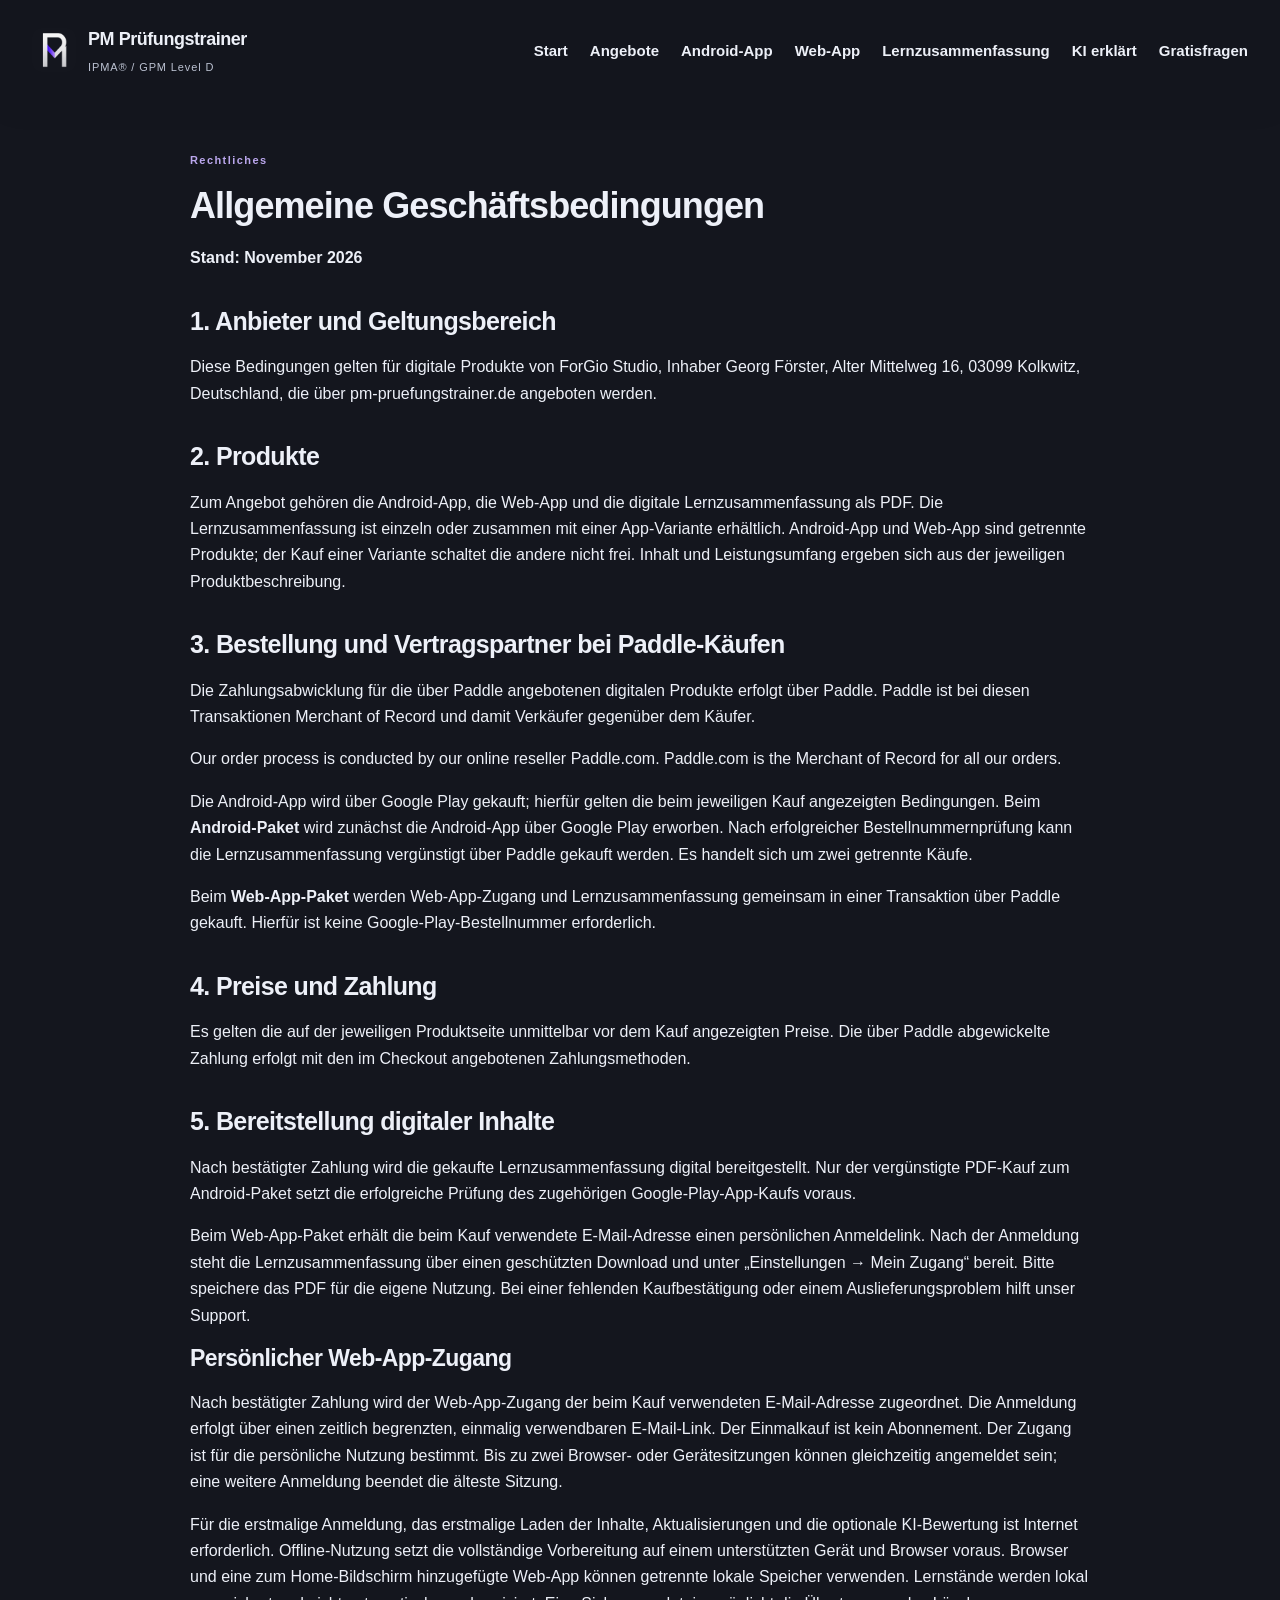
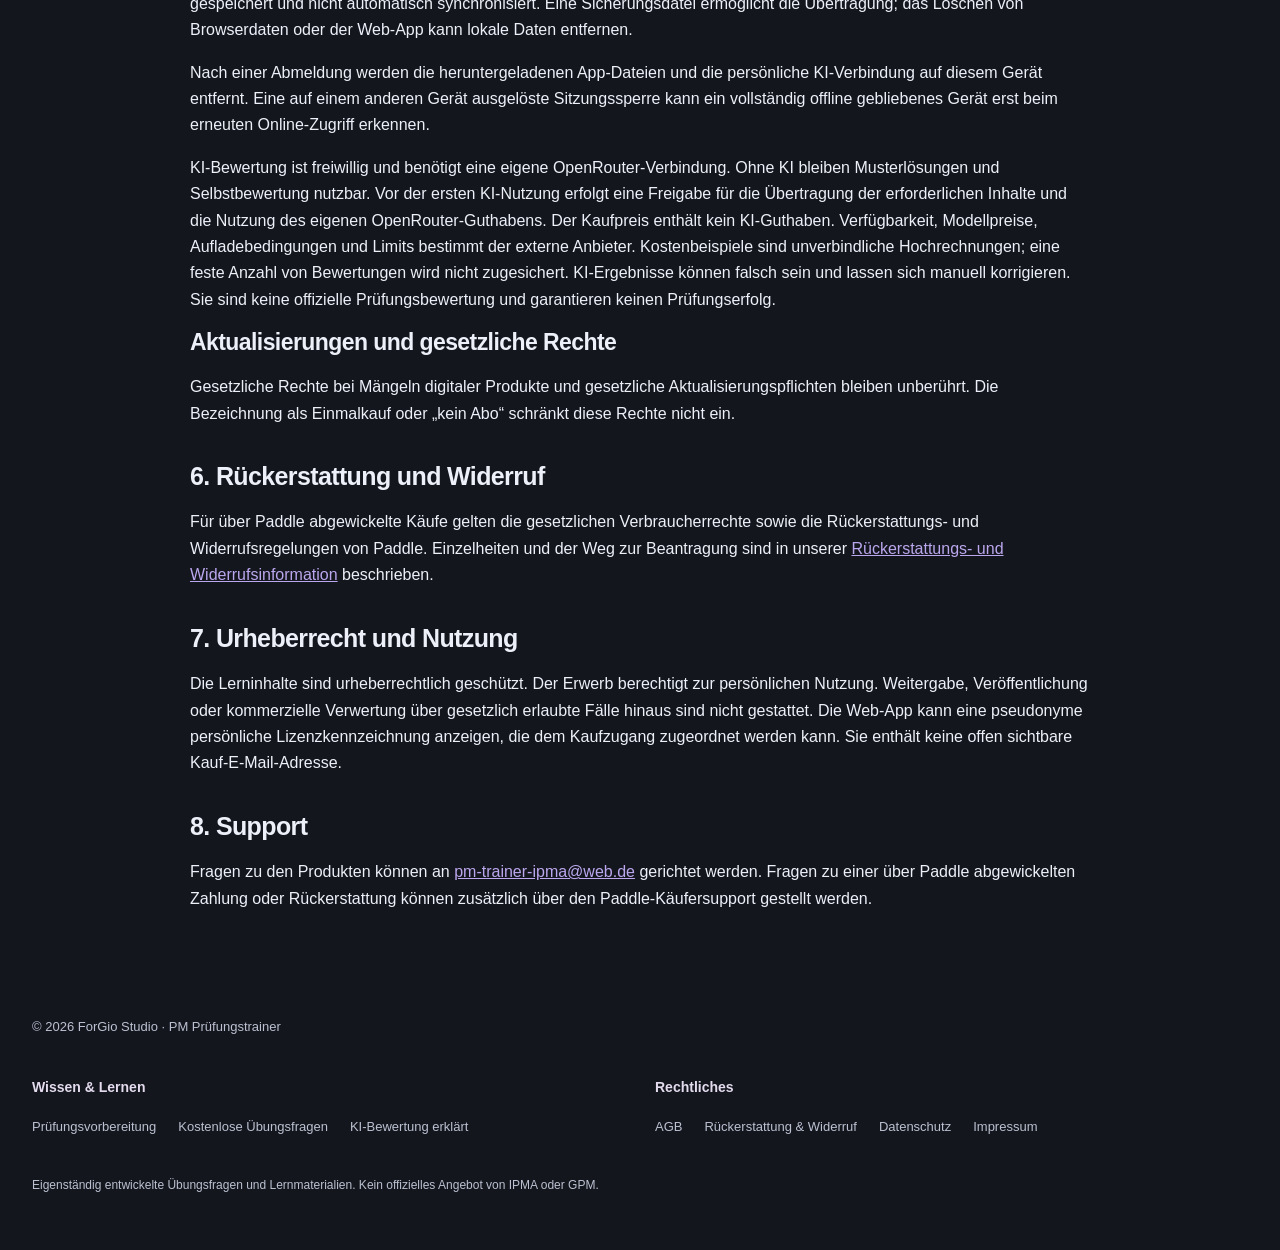
<file: agb.html>
<!doctype html><html lang="de"><head><meta charset="utf-8"><meta name="viewport" content="width=device-width,initial-scale=1"><meta name="robots" content="index,follow,max-image-preview:large"><title>AGB für App, Web-App &amp; PDF | PM Prüfungstrainer</title><meta name="description" content="Allgemeine Geschäftsbedingungen von ForGio Studio für die Angebote des PM Prüfungstrainers. Informationen zu Vertragsschluss und digitalen Inhalten."><link rel="canonical" href="https://pm-pruefungstrainer.de/agb.html"><link rel="icon" type="image/png" href="assets/images/favicon.png?v=20261128"><link rel="stylesheet" href="assets/css/website-v2.css"><script src="assets/js/website-v2.js" defer></script><!-- SEO START --><meta property="og:type" content="website"><meta property="og:locale" content="de_DE"><meta property="og:site_name" content="PM Prüfungstrainer"><meta property="og:url" content="https://pm-pruefungstrainer.de/agb.html"><meta property="og:title" content="AGB für App, Web-App &amp; PDF | PM Prüfungstrainer"><meta property="og:description" content="Allgemeine Geschäftsbedingungen von ForGio Studio für die Angebote des PM Prüfungstrainers. Informationen zu Vertragsschluss und digitalen Inhalten."><meta property="og:image" content="https://pm-pruefungstrainer.de/assets/images/favicon.png"><meta name="twitter:card" content="summary"><script type="application/ld+json">{"@context": "https://schema.org", "@graph": [{"@type": "Organization", "@id": "https://pm-pruefungstrainer.de/#organization", "name": "ForGio Studio", "url": "https://pm-pruefungstrainer.de/"}, {"@type": "WebSite", "@id": "https://pm-pruefungstrainer.de/#website", "name": "PM Prüfungstrainer", "url": "https://pm-pruefungstrainer.de/", "inLanguage": "de-DE", "publisher": {"@id": "https://pm-pruefungstrainer.de/#organization"}}, {"@type": "WebPage", "@id": "https://pm-pruefungstrainer.de/agb.html#webpage", "url": "https://pm-pruefungstrainer.de/agb.html", "name": "AGB für App, Web-App & PDF | PM Prüfungstrainer", "description": "Allgemeine Geschäftsbedingungen von ForGio Studio für die Angebote des PM Prüfungstrainers. Informationen zu Vertragsschluss und digitalen Inhalten.", "inLanguage": "de-DE", "isPartOf": {"@id": "https://pm-pruefungstrainer.de/#website"}}, {"@type": "BreadcrumbList", "itemListElement": [{"@type": "ListItem", "position": 1, "name": "PM Prüfungstrainer", "item": "https://pm-pruefungstrainer.de/"}, {"@type": "ListItem", "position": 2, "name": "AGB für App, Web-App & PDF | PM Prüfungstrainer", "item": "https://pm-pruefungstrainer.de/agb.html"}]}]}</script><!-- SEO END --><script src="assets/js/download-counts.js" defer></script></head><body><a class="skip" href="#main">Zum Inhalt</a><header class="site-header"><div class="container nav-wrap"><a class="brand" href="index.html"><img src="assets/images/favicon.png" alt="" width="42" height="42"><span><strong>PM Prüfungstrainer</strong><small>IPMA® / GPM Level D</small></span></a><button class="nav-toggle" aria-label="Navigation öffnen" aria-expanded="false">☰</button><nav class="main-nav" aria-label="Hauptnavigation"><a href="index.html">Start</a><a href="index.html#angebote">Angebote</a><a href="app.html">Android-App</a><a href="web-app.html">Web-App</a><a href="ipma-level-d-lernzusammenfassung.html">Lernzusammenfassung</a><a href="ki-bewertung.html">KI erklärt</a><a href="ipma-level-d-pruefungsfragen.html">Gratisfragen</a></nav></div></header><main id="main"><div class="legal-content"><div class="container narrow"><article class="panel legal-page">
      <p class="eyebrow">Rechtliches</p>
      <h1>Allgemeine Geschäftsbedingungen</h1>
      <p><strong>Stand: November 2026</strong></p>
      <h2>1. Anbieter und Geltungsbereich</h2>
      <p>Diese Bedingungen gelten für digitale Produkte von ForGio Studio, Inhaber Georg Förster, Alter Mittelweg 16, 03099 Kolkwitz, Deutschland, die über pm-pruefungstrainer.de angeboten werden.</p>
      <h2>2. Produkte</h2>
      <p>Zum Angebot gehören die Android-App, die Web-App und die digitale Lernzusammenfassung als PDF. Die Lernzusammenfassung ist einzeln oder zusammen mit einer App-Variante erhältlich. Android-App und Web-App sind getrennte Produkte; der Kauf einer Variante schaltet die andere nicht frei. Inhalt und Leistungsumfang ergeben sich aus der jeweiligen Produktbeschreibung.</p>
      <h2>3. Bestellung und Vertragspartner bei Paddle-Käufen</h2>
      <p>Die Zahlungsabwicklung für die über Paddle angebotenen digitalen Produkte erfolgt über Paddle. Paddle ist bei diesen Transaktionen Merchant of Record und damit Verkäufer gegenüber dem Käufer.</p>
      <p lang="en">Our order process is conducted by our online reseller Paddle.com. Paddle.com is the Merchant of Record for all our orders.</p>
      <p>Die Android-App wird über Google Play gekauft; hierfür gelten die beim jeweiligen Kauf angezeigten Bedingungen. Beim <strong>Android-Paket</strong> wird zunächst die Android-App über Google Play erworben. Nach erfolgreicher Bestellnummernprüfung kann die Lernzusammenfassung vergünstigt über Paddle gekauft werden. Es handelt sich um zwei getrennte Käufe.</p><p>Beim <strong>Web-App-Paket</strong> werden Web-App-Zugang und Lernzusammenfassung gemeinsam in einer Transaktion über Paddle gekauft. Hierfür ist keine Google-Play-Bestellnummer erforderlich.</p>
      <h2>4. Preise und Zahlung</h2>
      <p>Es gelten die auf der jeweiligen Produktseite unmittelbar vor dem Kauf angezeigten Preise. Die über Paddle abgewickelte Zahlung erfolgt mit den im Checkout angebotenen Zahlungsmethoden.</p>
      <h2>5. Bereitstellung digitaler Inhalte</h2>
      <p>Nach bestätigter Zahlung wird die gekaufte Lernzusammenfassung digital bereitgestellt. Nur der vergünstigte PDF-Kauf zum Android-Paket setzt die erfolgreiche Prüfung des zugehörigen Google-Play-App-Kaufs voraus.</p><p>Beim Web-App-Paket erhält die beim Kauf verwendete E-Mail-Adresse einen persönlichen Anmeldelink. Nach der Anmeldung steht die Lernzusammenfassung über einen geschützten Download und unter „Einstellungen → Mein Zugang“ bereit. Bitte speichere das PDF für die eigene Nutzung. Bei einer fehlenden Kaufbestätigung oder einem Auslieferungsproblem hilft unser Support.</p>
      <h3>Persönlicher Web-App-Zugang</h3><p>Nach bestätigter Zahlung wird der Web-App-Zugang der beim Kauf verwendeten E-Mail-Adresse zugeordnet. Die Anmeldung erfolgt über einen zeitlich begrenzten, einmalig verwendbaren E-Mail-Link. Der Einmalkauf ist kein Abonnement. Der Zugang ist für die persönliche Nutzung bestimmt. Bis zu zwei Browser- oder Gerätesitzungen können gleichzeitig angemeldet sein; eine weitere Anmeldung beendet die älteste Sitzung.</p><p>Für die erstmalige Anmeldung, das erstmalige Laden der Inhalte, Aktualisierungen und die optionale KI-Bewertung ist Internet erforderlich. Offline-Nutzung setzt die vollständige Vorbereitung auf einem unterstützten Gerät und Browser voraus. Browser und eine zum Home-Bildschirm hinzugefügte Web-App können getrennte lokale Speicher verwenden. Lernstände werden lokal gespeichert und nicht automatisch synchronisiert. Eine Sicherungsdatei ermöglicht die Übertragung; das Löschen von Browserdaten oder der Web-App kann lokale Daten entfernen.</p><p>Nach einer Abmeldung werden die heruntergeladenen App-Dateien und die persönliche KI-Verbindung auf diesem Gerät entfernt. Eine auf einem anderen Gerät ausgelöste Sitzungssperre kann ein vollständig offline gebliebenes Gerät erst beim erneuten Online-Zugriff erkennen.</p><p>KI-Bewertung ist freiwillig und benötigt eine eigene OpenRouter-Verbindung. Ohne KI bleiben Musterlösungen und Selbstbewertung nutzbar. Vor der ersten KI-Nutzung erfolgt eine Freigabe für die Übertragung der erforderlichen Inhalte und die Nutzung des eigenen OpenRouter-Guthabens. Der Kaufpreis enthält kein KI-Guthaben. Verfügbarkeit, Modellpreise, Aufladebedingungen und Limits bestimmt der externe Anbieter. Kostenbeispiele sind unverbindliche Hochrechnungen; eine feste Anzahl von Bewertungen wird nicht zugesichert. KI-Ergebnisse können falsch sein und lassen sich manuell korrigieren. Sie sind keine offizielle Prüfungsbewertung und garantieren keinen Prüfungserfolg.</p><h3>Aktualisierungen und gesetzliche Rechte</h3><p>Gesetzliche Rechte bei Mängeln digitaler Produkte und gesetzliche Aktualisierungspflichten bleiben unberührt. Die Bezeichnung als Einmalkauf oder „kein Abo“ schränkt diese Rechte nicht ein.</p><h2>6. Rückerstattung und Widerruf</h2>
      <p>Für über Paddle abgewickelte Käufe gelten die gesetzlichen Verbraucherrechte sowie die Rückerstattungs- und Widerrufsregelungen von Paddle. Einzelheiten und der Weg zur Beantragung sind in unserer <a href="rueckerstattung.html">Rückerstattungs- und Widerrufsinformation</a> beschrieben.</p>
      <h2>7. Urheberrecht und Nutzung</h2>
      <p>Die Lerninhalte sind urheberrechtlich geschützt. Der Erwerb berechtigt zur persönlichen Nutzung. Weitergabe, Veröffentlichung oder kommerzielle Verwertung über gesetzlich erlaubte Fälle hinaus sind nicht gestattet. Die Web-App kann eine pseudonyme persönliche Lizenzkennzeichnung anzeigen, die dem Kaufzugang zugeordnet werden kann. Sie enthält keine offen sichtbare Kauf-E-Mail-Adresse.</p>
      <h2>8. Support</h2>
      <p>Fragen zu den Produkten können an <a href="mailto:pm-trainer-ipma@web.de">pm-trainer-ipma@web.de</a> gerichtet werden. Fragen zu einer über Paddle abgewickelten Zahlung oder Rückerstattung können zusätzlich über den Paddle-Käufersupport gestellt werden.</p>
    </article></div></div></main><footer><div class="container footer"><span>© 2026 ForGio Studio · PM Prüfungstrainer</span><div class="footer-groups"><nav aria-label="Wissen und Lernen"><strong>Wissen &amp; Lernen</strong><a href="ipma-level-d-pruefungsvorbereitung.html">Prüfungsvorbereitung</a><a href="ipma-level-d-pruefungsfragen.html">Kostenlose Übungsfragen</a><a href="ki-bewertung.html">KI-Bewertung erklärt</a></nav><nav aria-label="Rechtliches"><strong>Rechtliches</strong><a href="agb.html">AGB</a><a href="rueckerstattung.html">Rückerstattung &amp; Widerruf</a><a href="datenschutz.html">Datenschutz</a><a href="impressum.html">Impressum</a></nav></div><p>Eigenständig entwickelte Übungsfragen und Lernmaterialien. Kein offizielles Angebot von IPMA oder GPM.</p></div></footer></body></html>
</file>
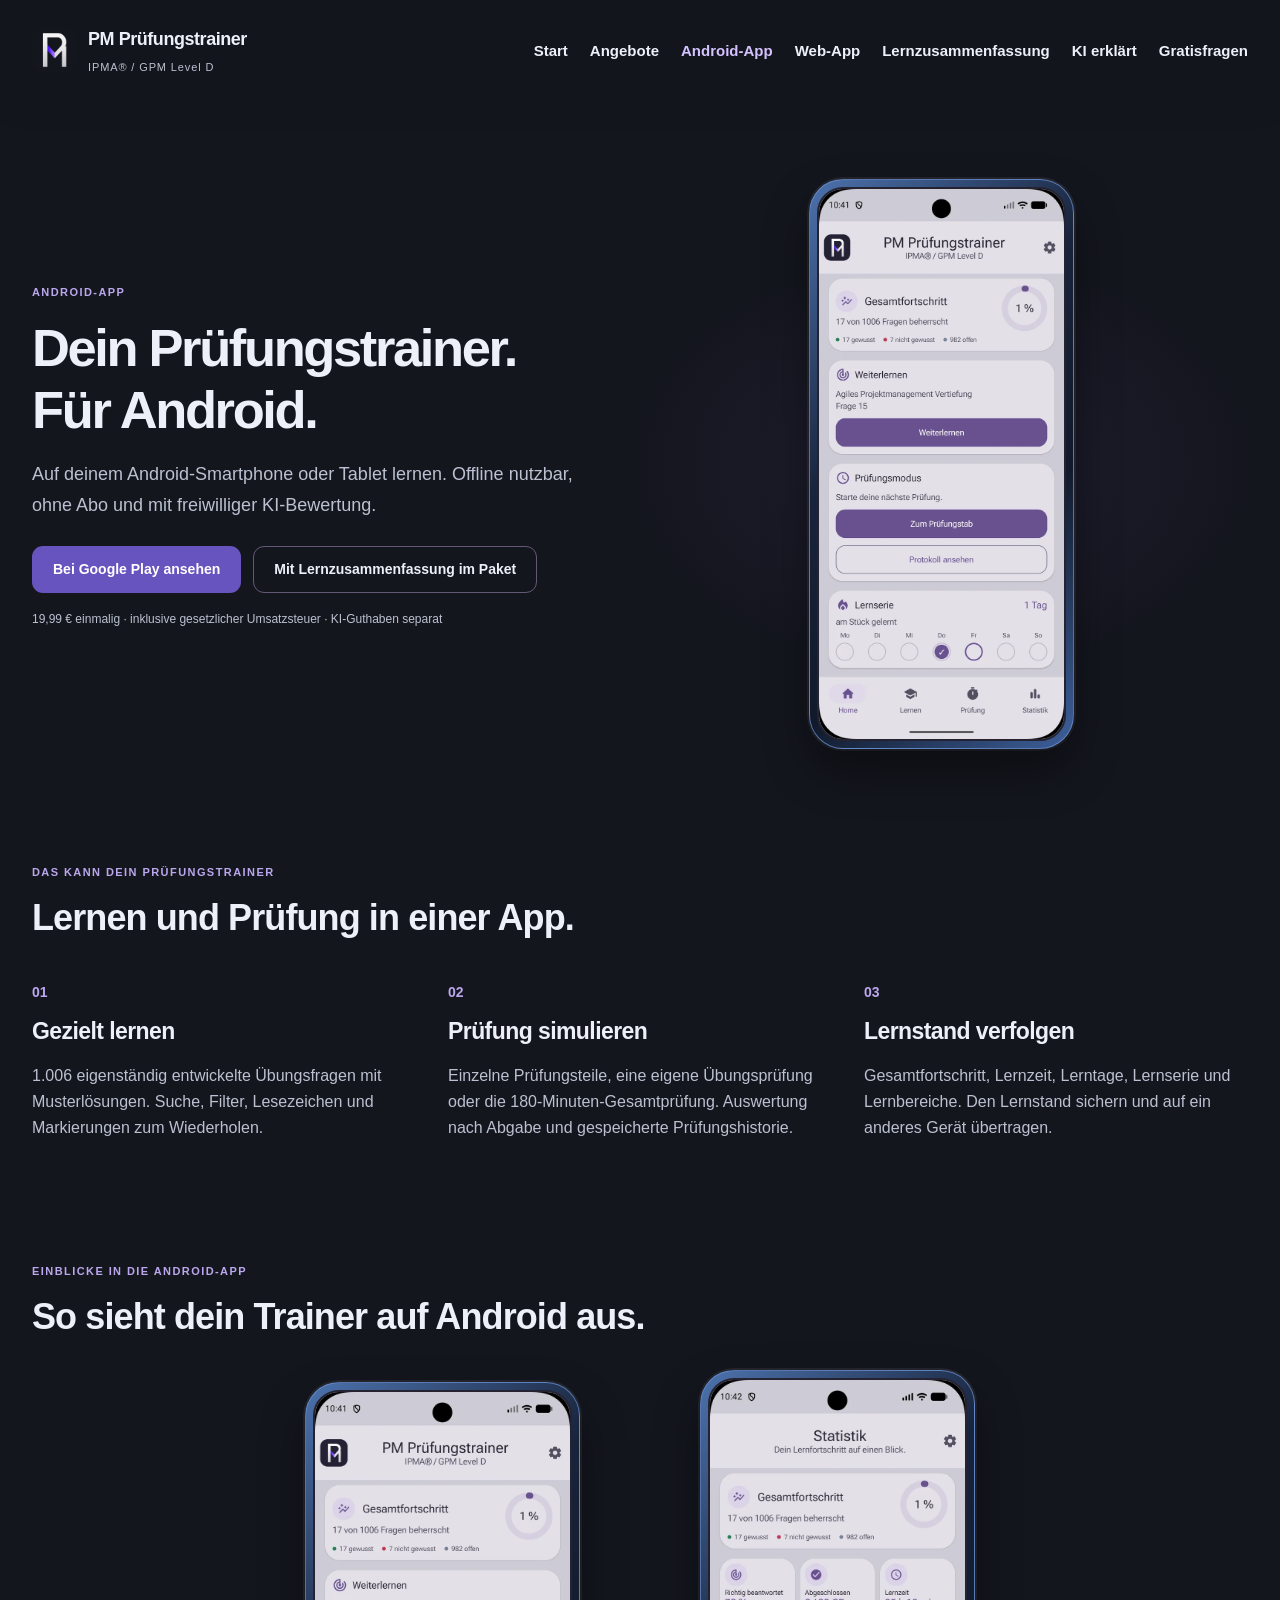
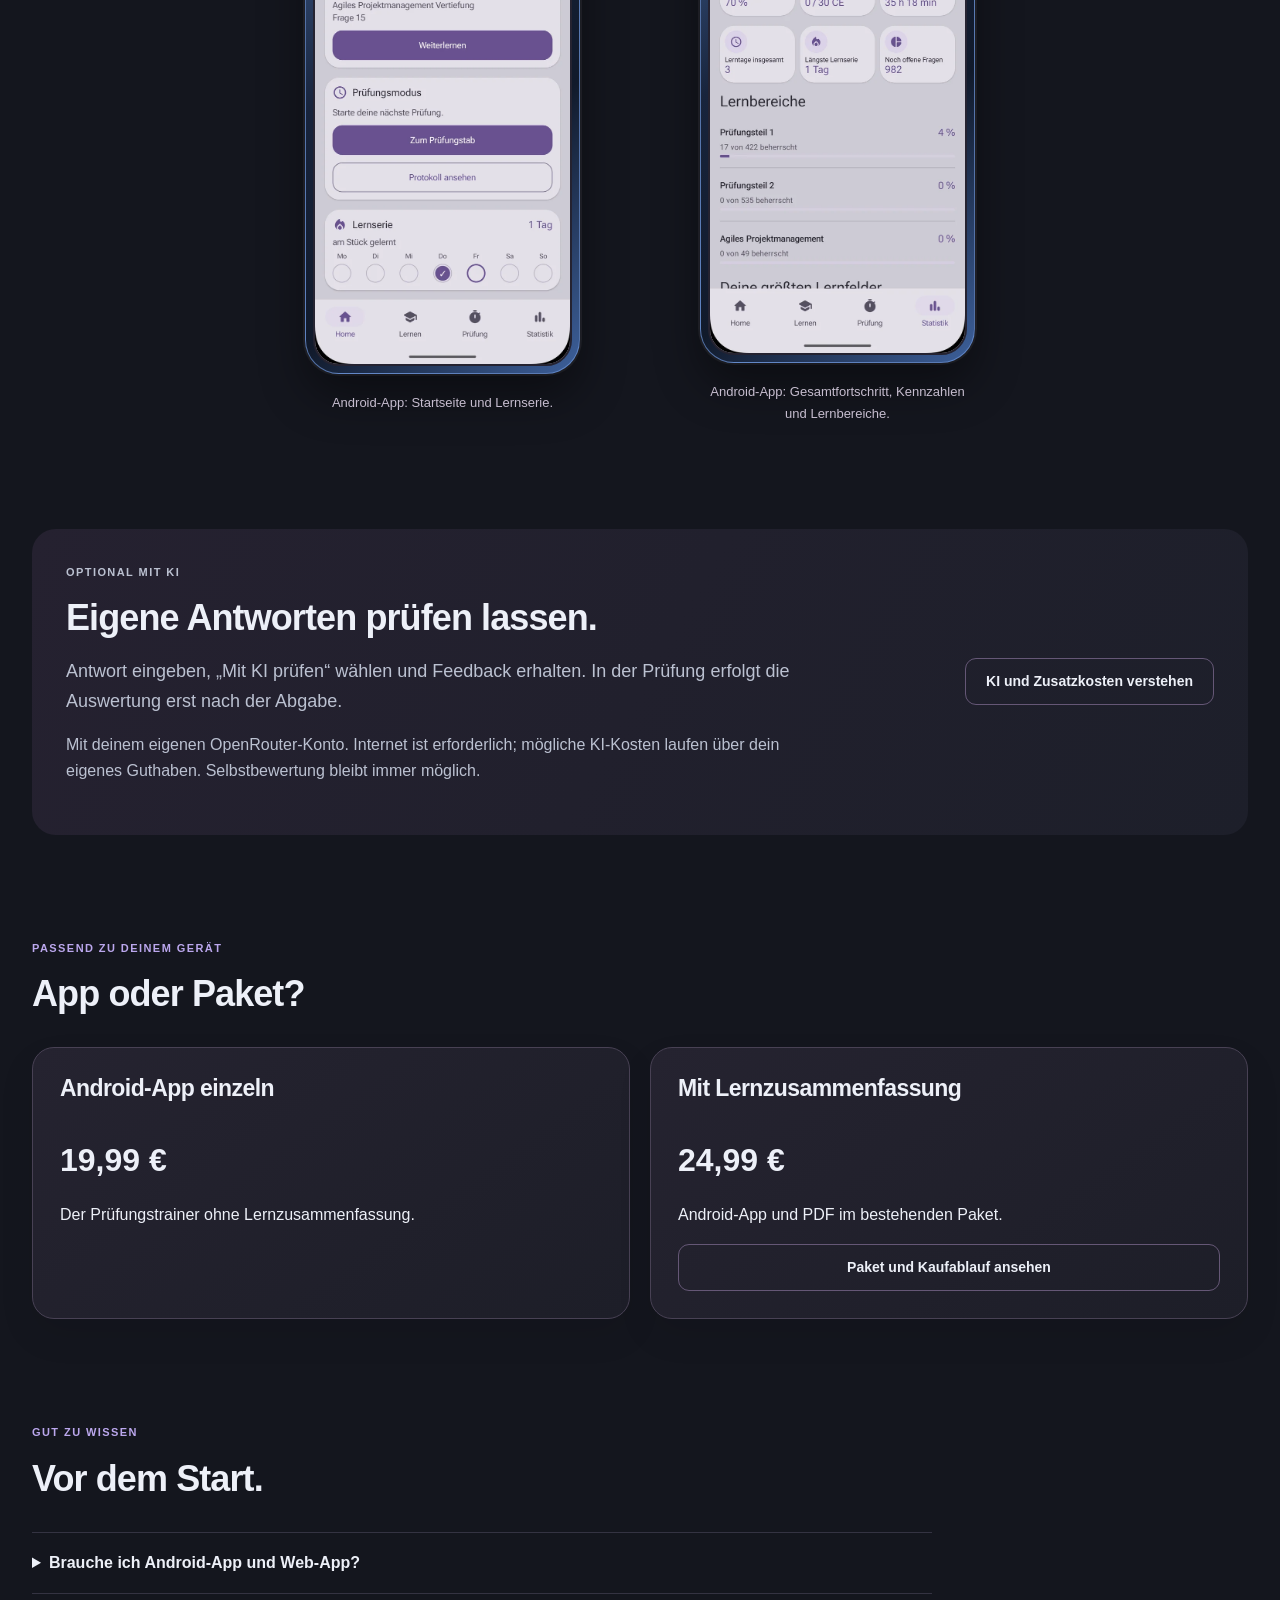
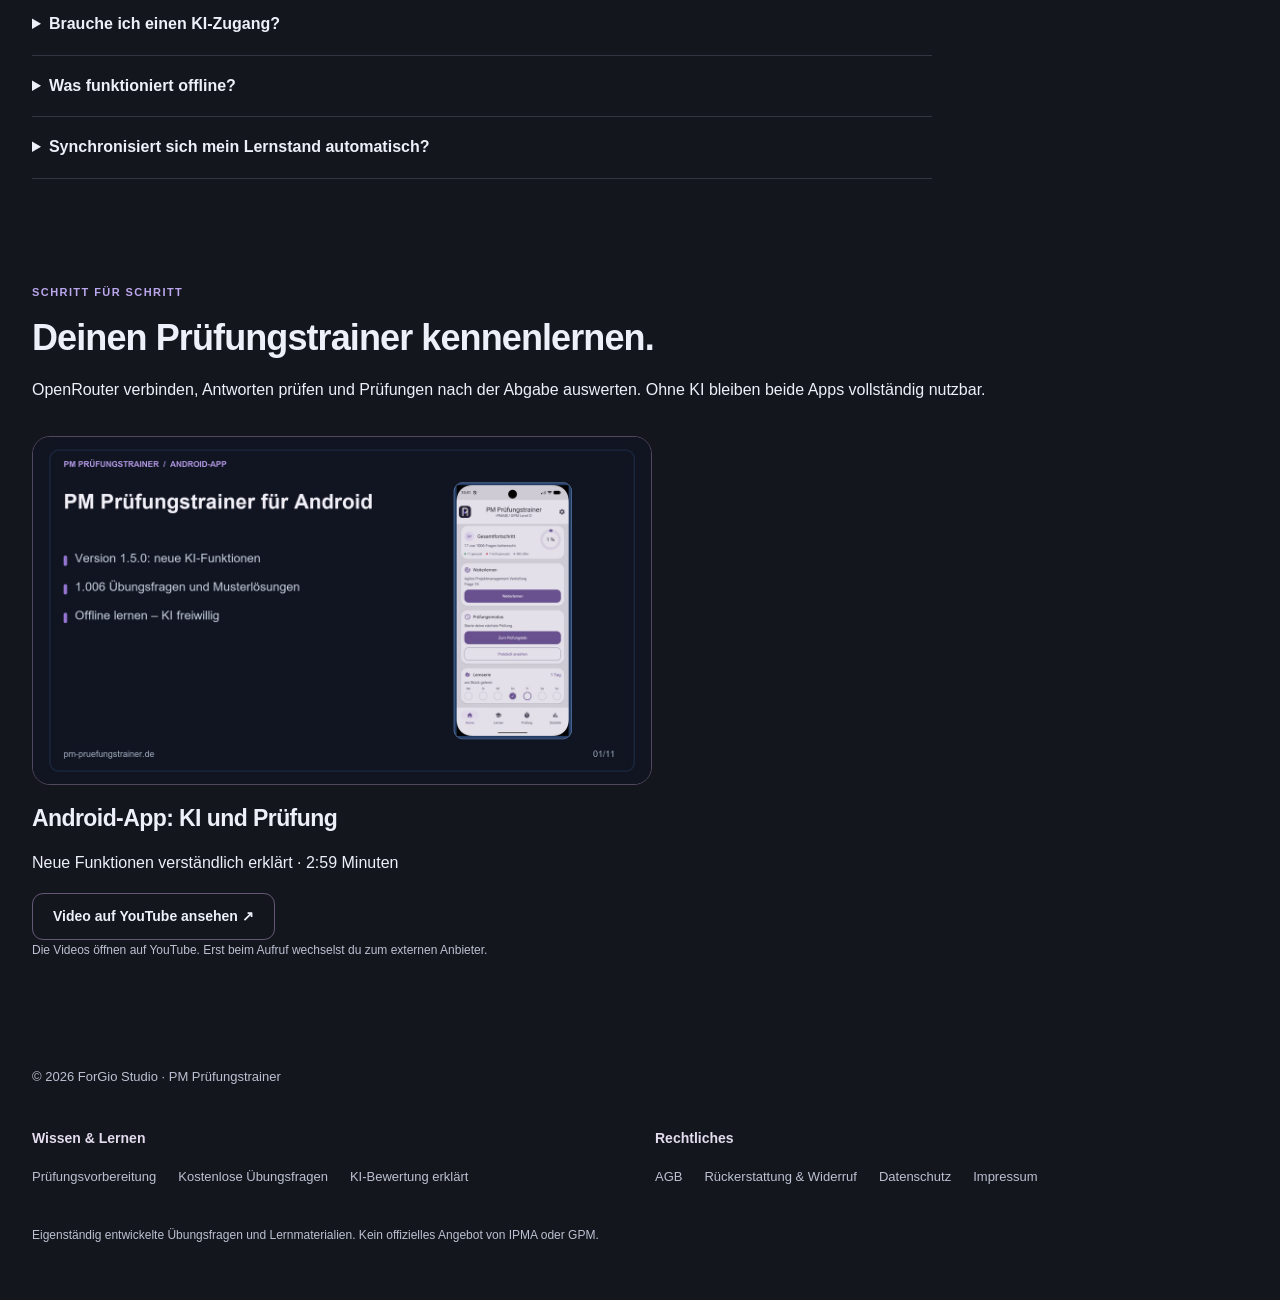
<file: app.html>
<!doctype html><html lang="de"><head><meta charset="utf-8"><meta name="viewport" content="width=device-width,initial-scale=1"><meta name="robots" content="index,follow,max-image-preview:large"><title>IPMA Level D Android-App: Lernen &amp; Prüfung üben | PM Prüfungstrainer</title><meta name="description" content="IPMA Level D auf Android üben: 1.006 Fragen mit Lösungen, Prüfungssimulation, Lernstatistik und Offline-Modus. Einmalig 19,99 €. KI freiwillig."><link rel="canonical" href="https://pm-pruefungstrainer.de/app.html"><link rel="icon" type="image/png" href="assets/images/favicon.png?v=20261128"><link rel="stylesheet" href="assets/css/website-v2.css"><script src="assets/js/website-v2.js" defer></script><!-- SEO START --><meta property="og:type" content="website"><meta property="og:locale" content="de_DE"><meta property="og:site_name" content="PM Prüfungstrainer"><meta property="og:url" content="https://pm-pruefungstrainer.de/app.html"><meta property="og:title" content="IPMA Level D Android-App: Lernen &amp; Prüfung üben | PM Prüfungstrainer"><meta property="og:description" content="IPMA Level D auf Android üben: 1.006 Fragen mit Lösungen, Prüfungssimulation, Lernstatistik und Offline-Modus. Einmalig 19,99 €. KI freiwillig."><meta property="og:image" content="https://pm-pruefungstrainer.de/assets/images/favicon.png"><meta name="twitter:card" content="summary"><script type="application/ld+json">{"@context": "https://schema.org", "@graph": [{"@type": "Organization", "@id": "https://pm-pruefungstrainer.de/#organization", "name": "ForGio Studio", "url": "https://pm-pruefungstrainer.de/"}, {"@type": "WebSite", "@id": "https://pm-pruefungstrainer.de/#website", "name": "PM Prüfungstrainer", "url": "https://pm-pruefungstrainer.de/", "inLanguage": "de-DE", "publisher": {"@id": "https://pm-pruefungstrainer.de/#organization"}}, {"@type": "WebPage", "@id": "https://pm-pruefungstrainer.de/app.html#webpage", "url": "https://pm-pruefungstrainer.de/app.html", "name": "IPMA Level D Android-App: Lernen & Prüfung üben", "description": "IPMA Level D auf Android üben: 1.006 Fragen mit Lösungen, Prüfungssimulation, Lernstatistik und Offline-Modus. Einmalig 19,99 €. KI freiwillig.", "inLanguage": "de-DE", "isPartOf": {"@id": "https://pm-pruefungstrainer.de/#website"}}, {"@type": "BreadcrumbList", "itemListElement": [{"@type": "ListItem", "position": 1, "name": "PM Prüfungstrainer", "item": "https://pm-pruefungstrainer.de/"}, {"@type": "ListItem", "position": 2, "name": "IPMA Level D Android-App: Lernen & Prüfung üben", "item": "https://pm-pruefungstrainer.de/app.html"}]}]}</script><!-- SEO END --><script src="assets/js/download-counts.js" defer></script></head><body><a class="skip" href="#main">Zum Inhalt</a><header class="site-header"><div class="container nav-wrap"><a class="brand" href="index.html"><img src="assets/images/favicon.png" alt="" width="42" height="42"><span><strong>PM Prüfungstrainer</strong><small>IPMA® / GPM Level D</small></span></a><button class="nav-toggle" aria-label="Navigation öffnen" aria-expanded="false">☰</button><nav class="main-nav" aria-label="Hauptnavigation"><a href="index.html">Start</a><a href="index.html#angebote">Angebote</a><a href="app.html" aria-current="page">Android-App</a><a href="web-app.html">Web-App</a><a href="ipma-level-d-lernzusammenfassung.html">Lernzusammenfassung</a><a href="ki-bewertung.html">KI erklärt</a><a href="ipma-level-d-pruefungsfragen.html">Gratisfragen</a></nav></div></header><main id="main"><section class="hero"><div class="container hero-grid"><div><p class="eyebrow">ANDROID-APP</p><h1>Dein Prüfungstrainer.<br>Für Android.</h1><p class="lead">Auf deinem Android-Smartphone oder Tablet lernen. Offline nutzbar, ohne Abo und mit freiwilliger KI-Bewertung.</p><div class="actions"><a class="button primary" href="https://play.google.com/store/apps/details?id=com.georg.ipmaleveldlernapp">Bei Google Play ansehen</a><a class="button secondary" href="index.html#komplettpaket">Mit Lernzusammenfassung im Paket</a></div><p class="fine">19,99 € einmalig · inklusive gesetzlicher Umsatzsteuer · KI-Guthaben separat</p></div><div class="hero-media"><figure class="shot phone"><a href="assets/images/optimiert/android-home.webp" target="_blank" rel="noopener" aria-label="Bild vergrößern: Startseite der Android-App"><img src="assets/images/optimiert/android-home.webp" alt="Startseite der Android-App" loading="eager" width="660" height="1481"></a></figure></div></div></section><section class="section"><div class="container"><div class="section-head"><p class="eyebrow">DAS KANN DEIN PRÜFUNGSTRAINER</p><h2>Lernen und Prüfung in einer App.</h2></div><div class="steps"><article><span>01</span><h3>Gezielt lernen</h3><p>1.006 eigenständig entwickelte Übungsfragen mit Musterlösungen. Suche, Filter, Lesezeichen und Markierungen zum Wiederholen.</p></article><article><span>02</span><h3>Prüfung simulieren</h3><p>Einzelne Prüfungsteile, eine eigene Übungsprüfung oder die 180-Minuten-Gesamtprüfung. Auswertung nach Abgabe und gespeicherte Prüfungshistorie.</p></article><article><span>03</span><h3>Lernstand verfolgen</h3><p>Gesamtfortschritt, Lernzeit, Lerntage, Lernserie und Lernbereiche. Den Lernstand sichern und auf ein anderes Gerät übertragen.</p></article></div></div></section><section class="section"><div class="container"><div class="section-head"><p class="eyebrow">EINBLICKE IN DIE ANDROID-APP</p><h2>So sieht dein Trainer auf Android aus.</h2></div><div class="gallery two"><figure class="shot phone"><a href="assets/images/optimiert/android-home.webp" target="_blank" rel="noopener" aria-label="Bild vergrößern: Android-App: Gesamtfortschritt und Lernserie"><img src="assets/images/optimiert/android-home.webp" alt="Android-App: Gesamtfortschritt und Lernserie" loading="lazy" width="660" height="1481"></a><figcaption>Android-App: Startseite und Lernserie.</figcaption></figure><figure class="shot phone"><a href="assets/images/optimiert/android-statistik.webp" target="_blank" rel="noopener" aria-label="Bild vergrößern: Android-App: Statistik"><img src="assets/images/optimiert/android-statistik.webp" alt="Android-App: Statistik" loading="lazy" width="660" height="1481"></a><figcaption>Android-App: Gesamtfortschritt, Kennzahlen und Lernbereiche.</figcaption></figure></div></div></section><section class="section" id="ki"><div class="container"><div class="callout"><div><div class="section-head"><p class="eyebrow">OPTIONAL MIT KI</p><h2>Eigene Antworten prüfen lassen.</h2><p class="intro">Antwort eingeben, „Mit KI prüfen“ wählen und Feedback erhalten. In der Prüfung erfolgt die Auswertung erst nach der Abgabe.</p></div><p>Mit deinem eigenen OpenRouter-Konto. Internet ist erforderlich; mögliche KI-Kosten laufen über dein eigenes Guthaben. Selbstbewertung bleibt immer möglich.</p></div><a class="button secondary" href="ki-bewertung.html">KI und Zusatzkosten verstehen</a></div></div></section><section class="section"><div class="container"><div class="section-head"><p class="eyebrow">PASSEND ZU DEINEM GERÄT</p><h2>App oder Paket?</h2></div><div class="purchase-options"><article><h3>Android-App einzeln</h3><p class="price">19,99 €</p><p>Der Prüfungstrainer ohne Lernzusammenfassung.</p></article><article><h3>Mit Lernzusammenfassung</h3><p class="price">24,99 €</p><p>Android-App und PDF im bestehenden Paket.</p><a class="button secondary" href="index.html#komplettpaket">Paket und Kaufablauf ansehen</a></article></div></div></section><section class="section"><div class="container"><div class="section-head"><p class="eyebrow">GUT ZU WISSEN</p><h2>Vor dem Start.</h2></div><div class="faq"><details><summary>Brauche ich Android-App und Web-App?</summary><p>Nein. Wähle die Variante für dein Gerät. Android-App und Web-App sind getrennte Produkte; du brauchst nicht beide zu kaufen.</p></details><details><summary>Brauche ich einen KI-Zugang?</summary><p>Nein. Musterlösungen und Selbstbewertung sind ohne KI vollständig nutzbar. OpenRouter ist freiwillig. KI benötigt Internet und kann zusätzliche Kosten verursachen.</p></details><details><summary>Was funktioniert offline?</summary><p>Android: Lernen, Prüfungssimulation und Selbstbewertung. Web-App: zunächst online anmelden, vollständig laden und die bestätigte Offline-Vorbereitung abwarten. Anmeldung, KI und Updates benötigen Internet. Sichere deinen lokalen Lernstand regelmäßig.</p></details><details><summary>Synchronisiert sich mein Lernstand automatisch?</summary><p>Nein. Der Lernstand bleibt lokal. Mit Sicherung und Wiederherstellung kannst du ihn übertragen. Browser und Home-Bildschirm-Web-App können auf dem iPhone getrennte Speicher haben: vor dem Wechsel exportieren, danach importieren.</p></details></div></div></section><section class="section" id="video-anleitungen"><div class="container"><div class="section-head"><p class="eyebrow">SCHRITT FÜR SCHRITT</p><h2>Deinen Prüfungstrainer kennenlernen.</h2><p>OpenRouter verbinden, Antworten prüfen und Prüfungen nach der Abgabe auswerten. Ohne KI bleiben beide Apps vollständig nutzbar.</p></div><div class="tutorial-grid"><article class="tutorial-card"><a href="https://youtu.be/3AhcfMbTCcU" target="_blank" rel="noopener"><img src="assets/images/video-android.jpg" width="1280" height="720" loading="lazy" alt="Video-Anleitung: Android-App: KI und Prüfung"><h3>Android-App: KI und Prüfung</h3></a><p>Neue Funktionen verständlich erklärt · 2:59 Minuten</p><a class="button secondary" href="https://youtu.be/3AhcfMbTCcU" target="_blank" rel="noopener">Video auf YouTube ansehen ↗</a></article></div><p class="fine">Die Videos öffnen auf YouTube. Erst beim Aufruf wechselst du zum externen Anbieter.</p></div></section></main><footer><div class="container footer"><span>© 2026 ForGio Studio · PM Prüfungstrainer</span><div class="footer-groups"><nav aria-label="Wissen und Lernen"><strong>Wissen &amp; Lernen</strong><a href="ipma-level-d-pruefungsvorbereitung.html">Prüfungsvorbereitung</a><a href="ipma-level-d-pruefungsfragen.html">Kostenlose Übungsfragen</a><a href="ki-bewertung.html">KI-Bewertung erklärt</a></nav><nav aria-label="Rechtliches"><strong>Rechtliches</strong><a href="agb.html">AGB</a><a href="rueckerstattung.html">Rückerstattung &amp; Widerruf</a><a href="datenschutz.html">Datenschutz</a><a href="impressum.html">Impressum</a></nav></div><p>Eigenständig entwickelte Übungsfragen und Lernmaterialien. Kein offizielles Angebot von IPMA oder GPM.</p></div></footer></body></html>
</file>
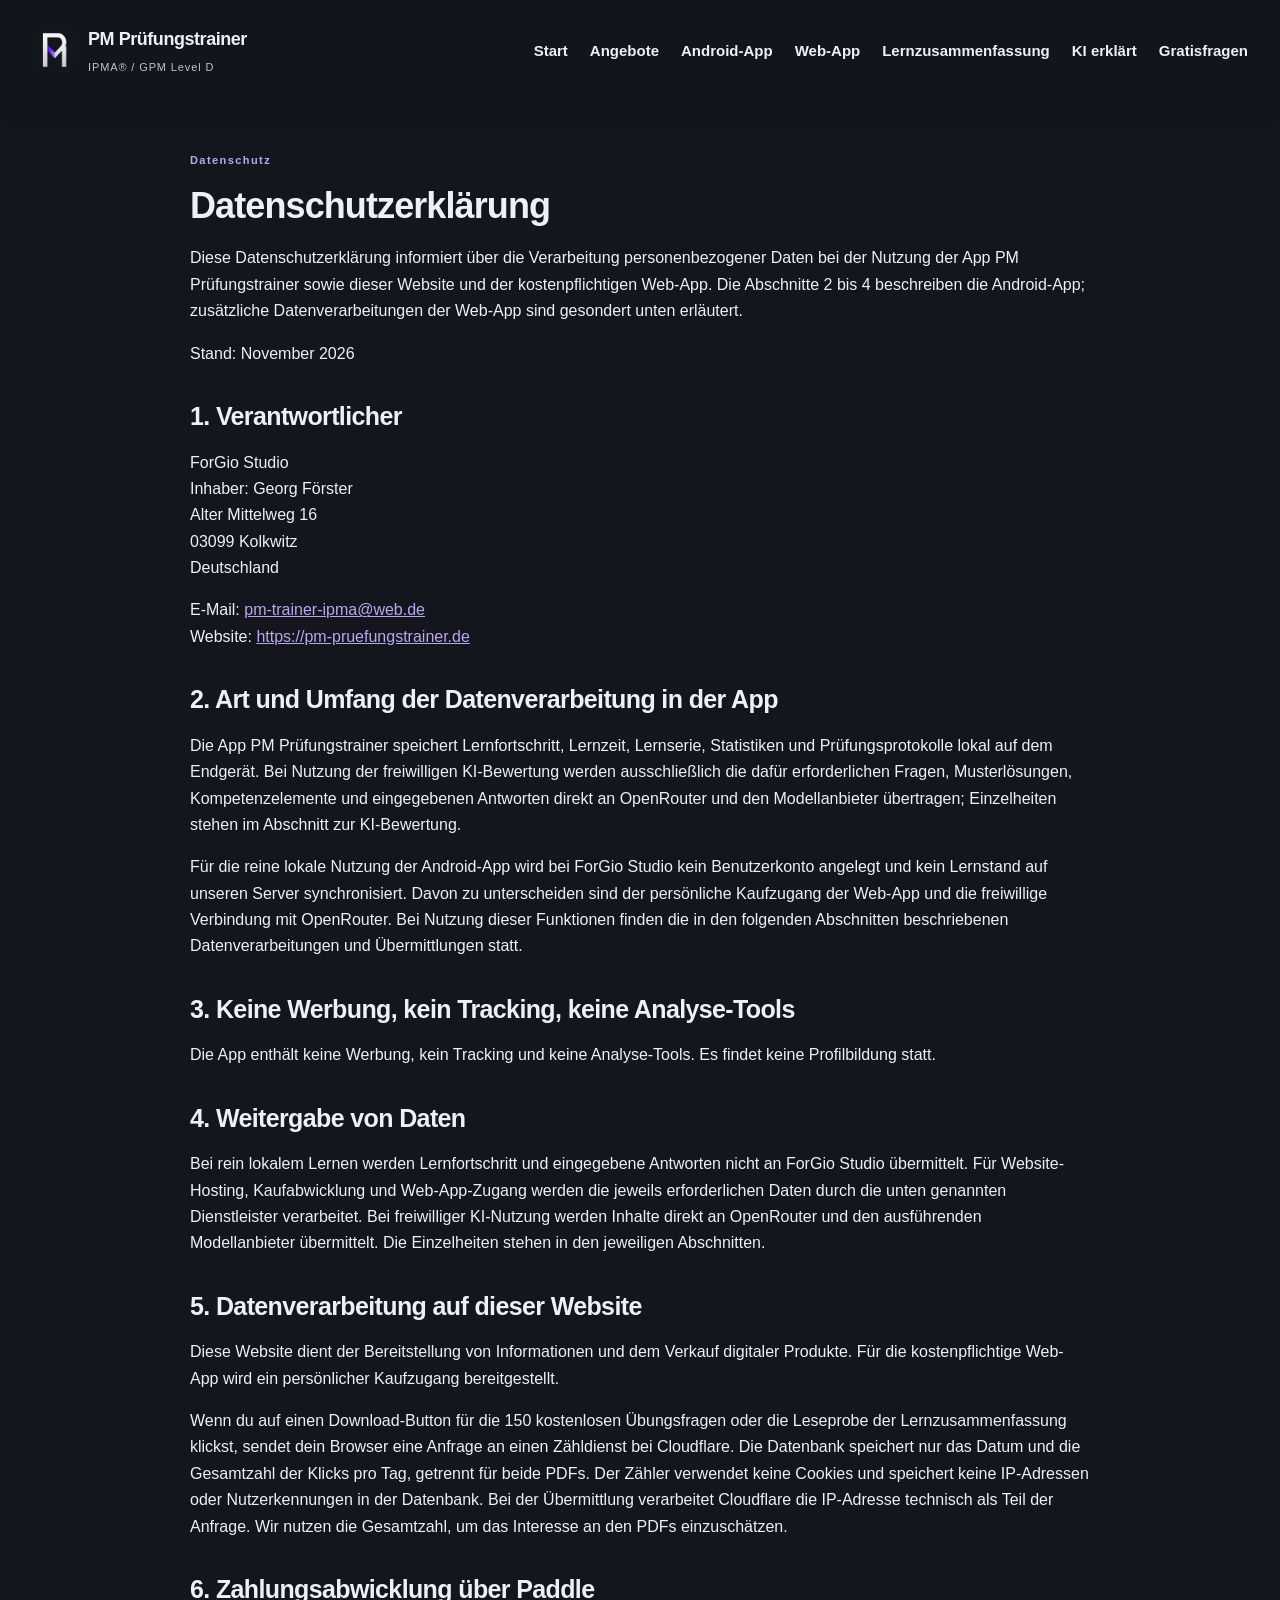
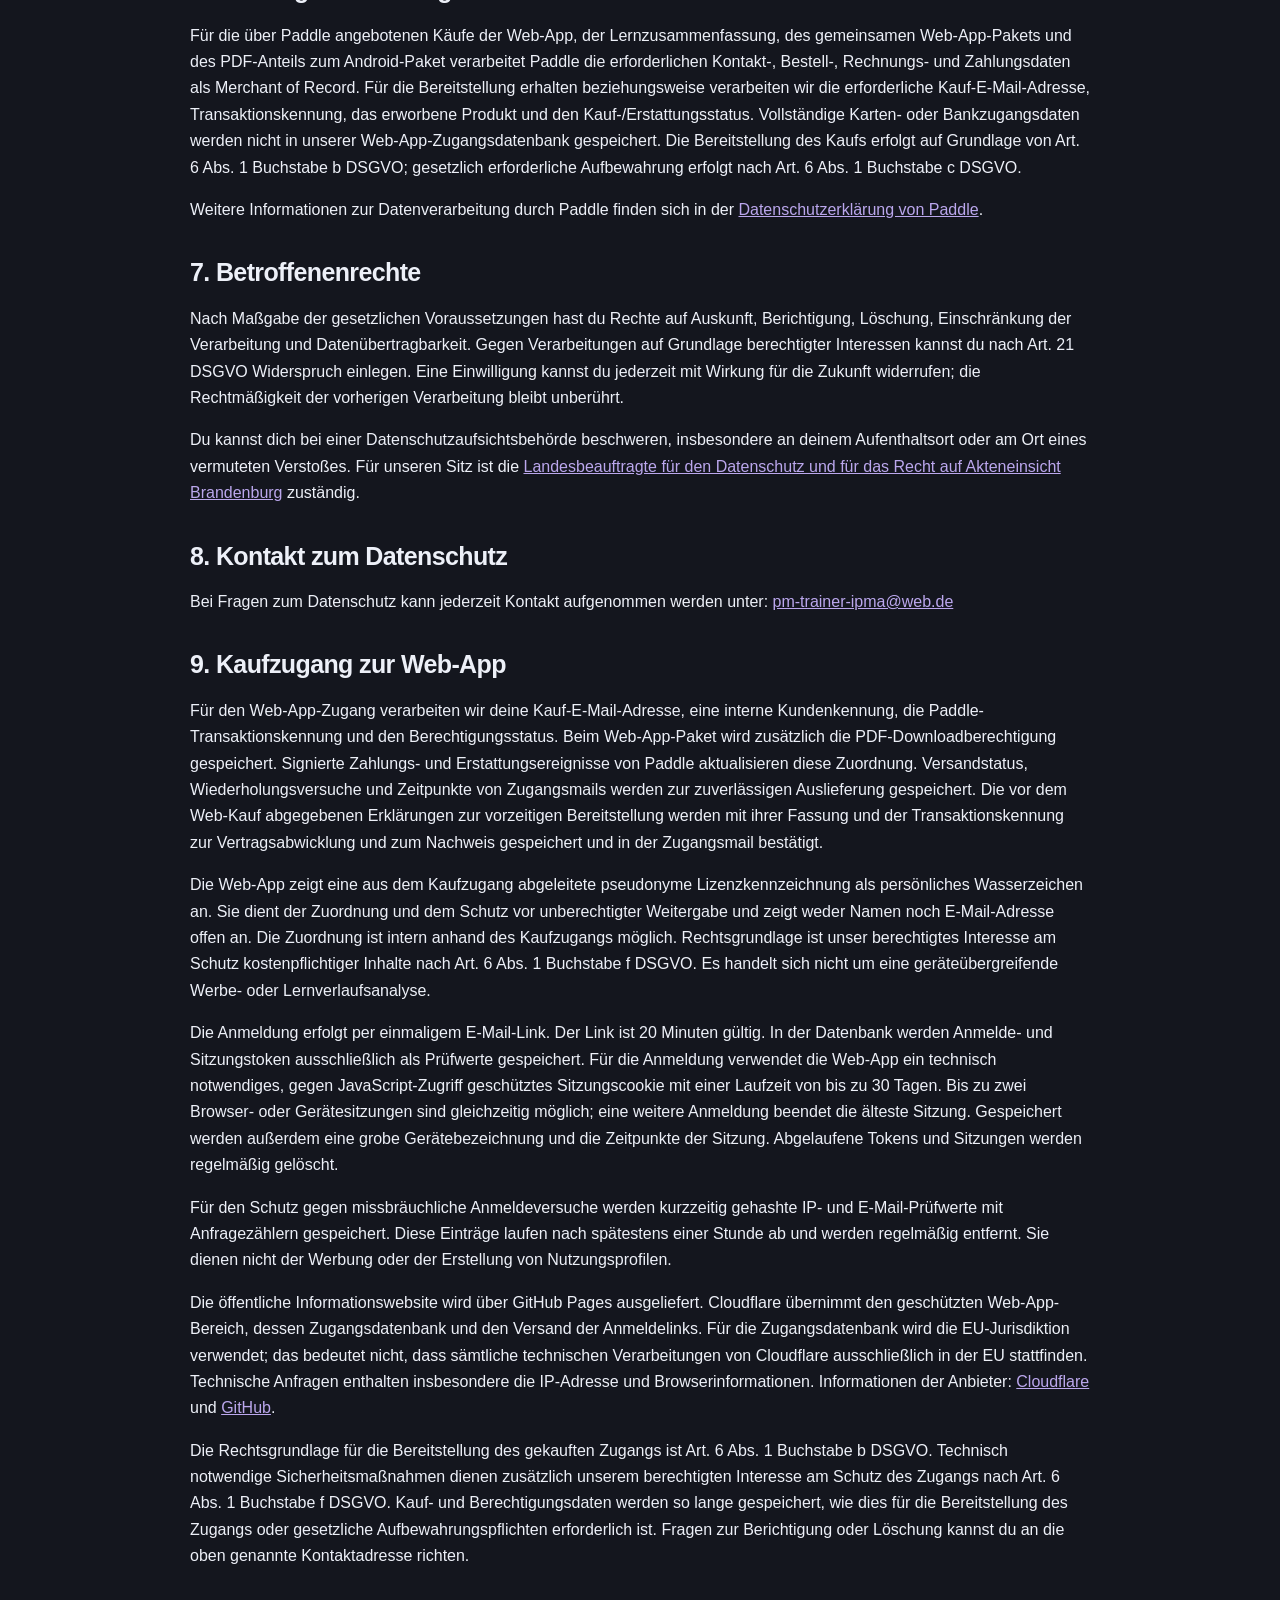
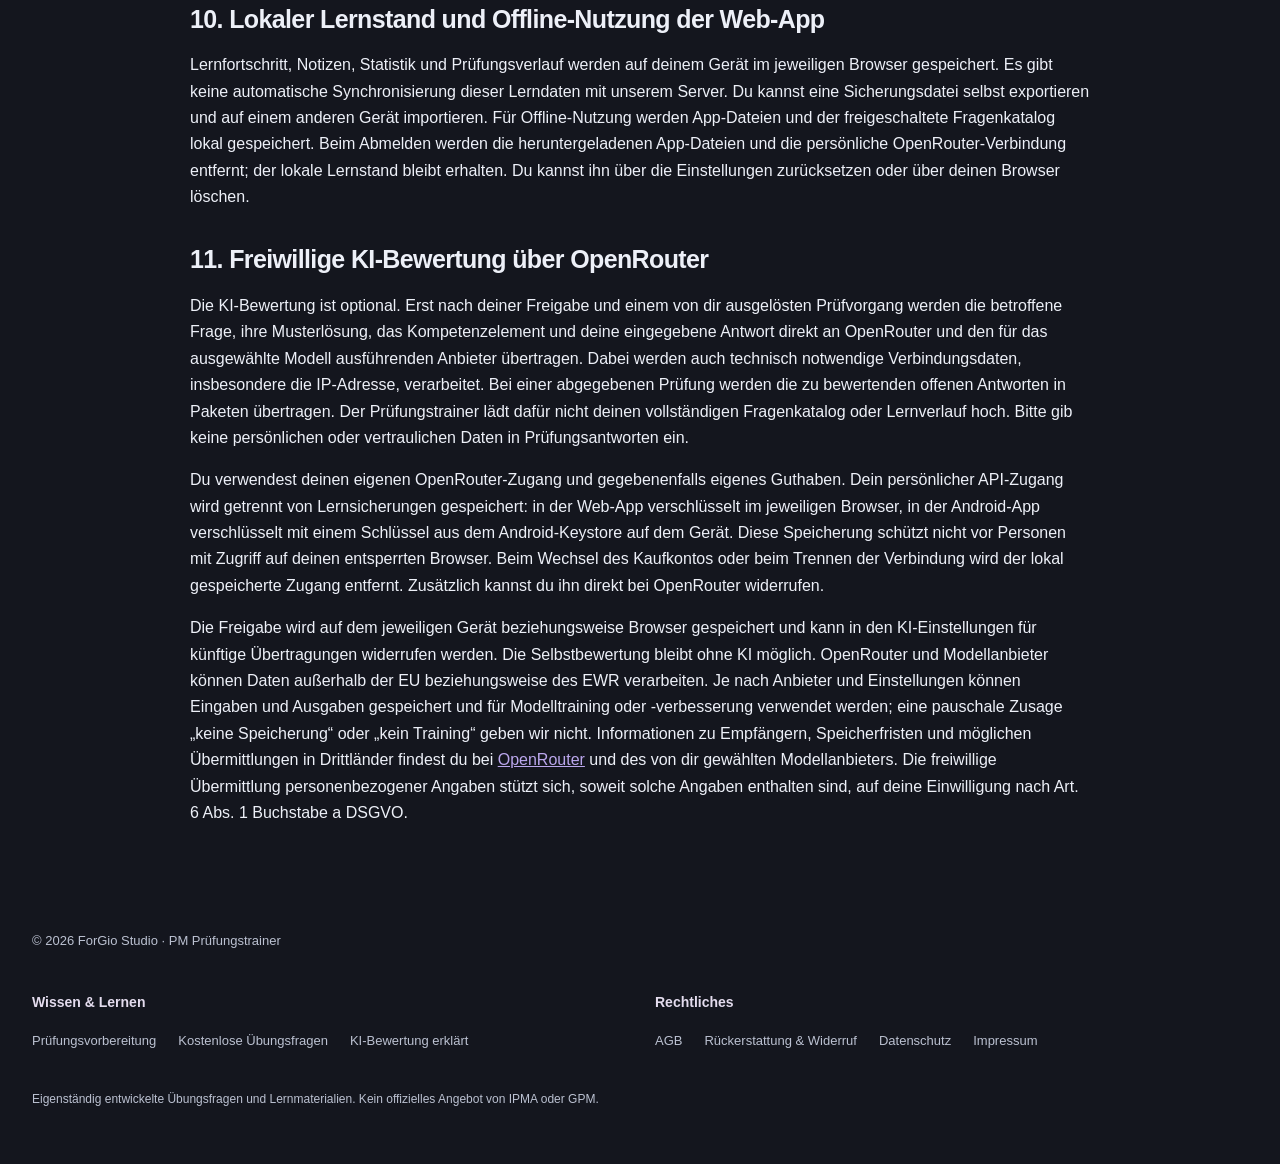
<file: datenschutz.html>
<!doctype html><html lang="de"><head><meta charset="utf-8"><meta name="viewport" content="width=device-width,initial-scale=1"><meta name="robots" content="index,follow,max-image-preview:large"><title>Datenschutz | PM Prüfungstrainer</title><meta name="description" content="Datenschutzhinweise von ForGio Studio zum PM Prüfungstrainer: Informationen zur Verarbeitung personenbezogener Daten und deinen Rechten."><link rel="canonical" href="https://pm-pruefungstrainer.de/datenschutz.html"><link rel="icon" type="image/png" href="assets/images/favicon.png?v=20261128"><link rel="stylesheet" href="assets/css/website-v2.css"><script src="assets/js/website-v2.js" defer></script><!-- SEO START --><meta property="og:type" content="website"><meta property="og:locale" content="de_DE"><meta property="og:site_name" content="PM Prüfungstrainer"><meta property="og:url" content="https://pm-pruefungstrainer.de/datenschutz.html"><meta property="og:title" content="Datenschutz | PM Prüfungstrainer"><meta property="og:description" content="Datenschutzhinweise von ForGio Studio zum PM Prüfungstrainer: Informationen zur Verarbeitung personenbezogener Daten und deinen Rechten."><meta property="og:image" content="https://pm-pruefungstrainer.de/assets/images/favicon.png"><meta name="twitter:card" content="summary"><script type="application/ld+json">{"@context": "https://schema.org", "@graph": [{"@type": "Organization", "@id": "https://pm-pruefungstrainer.de/#organization", "name": "ForGio Studio", "url": "https://pm-pruefungstrainer.de/"}, {"@type": "WebSite", "@id": "https://pm-pruefungstrainer.de/#website", "name": "PM Prüfungstrainer", "url": "https://pm-pruefungstrainer.de/", "inLanguage": "de-DE", "publisher": {"@id": "https://pm-pruefungstrainer.de/#organization"}}, {"@type": "WebPage", "@id": "https://pm-pruefungstrainer.de/datenschutz.html#webpage", "url": "https://pm-pruefungstrainer.de/datenschutz.html", "name": "Datenschutz | PM Prüfungstrainer", "description": "Datenschutzhinweise von ForGio Studio zum PM Prüfungstrainer: Informationen zur Verarbeitung personenbezogener Daten und deinen Rechten.", "inLanguage": "de-DE", "isPartOf": {"@id": "https://pm-pruefungstrainer.de/#website"}}, {"@type": "BreadcrumbList", "itemListElement": [{"@type": "ListItem", "position": 1, "name": "PM Prüfungstrainer", "item": "https://pm-pruefungstrainer.de/"}, {"@type": "ListItem", "position": 2, "name": "Datenschutz | PM Prüfungstrainer", "item": "https://pm-pruefungstrainer.de/datenschutz.html"}]}]}</script><!-- SEO END --><script src="assets/js/download-counts.js" defer></script></head><body><a class="skip" href="#main">Zum Inhalt</a><header class="site-header"><div class="container nav-wrap"><a class="brand" href="index.html"><img src="assets/images/favicon.png" alt="" width="42" height="42"><span><strong>PM Prüfungstrainer</strong><small>IPMA® / GPM Level D</small></span></a><button class="nav-toggle" aria-label="Navigation öffnen" aria-expanded="false">☰</button><nav class="main-nav" aria-label="Hauptnavigation"><a href="index.html">Start</a><a href="index.html#angebote">Angebote</a><a href="app.html">Android-App</a><a href="web-app.html">Web-App</a><a href="ipma-level-d-lernzusammenfassung.html">Lernzusammenfassung</a><a href="ki-bewertung.html">KI erklärt</a><a href="ipma-level-d-pruefungsfragen.html">Gratisfragen</a></nav></div></header><main id="main"><div class="legal-content">
      <div class="container narrow">
        <article class="panel legal-page">
          <p class="eyebrow">Datenschutz</p>
          <h1>Datenschutzerklärung</h1>
          <p>
            Diese Datenschutzerklärung informiert über die Verarbeitung personenbezogener Daten bei der Nutzung der App PM Prüfungstrainer sowie dieser Website und der kostenpflichtigen Web-App. Die Abschnitte 2 bis 4 beschreiben die Android-App; zusätzliche Datenverarbeitungen der Web-App sind gesondert unten erläutert.
          </p>
          <p>Stand: November 2026</p><h2>1. Verantwortlicher</h2>
          <p>
            ForGio Studio<br />
            Inhaber: Georg Förster<br />
            Alter Mittelweg 16<br />
            03099 Kolkwitz<br />
            Deutschland
          </p>
          <p>
            E-Mail: <a href="mailto:pm-trainer-ipma@web.de">pm-trainer-ipma@web.de</a><br />
            Website: <a href="https://pm-pruefungstrainer.de">https://pm-pruefungstrainer.de</a>
          </p>
          <h2>2. Art und Umfang der Datenverarbeitung in der App</h2>
          <p>
            Die App PM Prüfungstrainer speichert Lernfortschritt, Lernzeit, Lernserie, Statistiken und Prüfungsprotokolle lokal auf dem Endgerät. Bei Nutzung der freiwilligen KI-Bewertung werden ausschließlich die dafür erforderlichen Fragen, Musterlösungen, Kompetenzelemente und eingegebenen Antworten direkt an OpenRouter und den Modellanbieter übertragen; Einzelheiten stehen im Abschnitt zur KI-Bewertung.
          </p>
          <p>Für die reine lokale Nutzung der Android-App wird bei ForGio Studio kein Benutzerkonto angelegt und kein Lernstand auf unseren Server synchronisiert. Davon zu unterscheiden sind der persönliche Kaufzugang der Web-App und die freiwillige Verbindung mit OpenRouter. Bei Nutzung dieser Funktionen finden die in den folgenden Abschnitten beschriebenen Datenverarbeitungen und Übermittlungen statt.</p>
          <h2>3. Keine Werbung, kein Tracking, keine Analyse-Tools</h2>
          <p>
            Die App enthält keine Werbung, kein Tracking und keine Analyse-Tools. Es findet keine Profilbildung statt.
          </p>
          <h2>4. Weitergabe von Daten</h2>
          <p>Bei rein lokalem Lernen werden Lernfortschritt und eingegebene Antworten nicht an ForGio Studio übermittelt. Für Website-Hosting, Kaufabwicklung und Web-App-Zugang werden die jeweils erforderlichen Daten durch die unten genannten Dienstleister verarbeitet. Bei freiwilliger KI-Nutzung werden Inhalte direkt an OpenRouter und den ausführenden Modellanbieter übermittelt. Die Einzelheiten stehen in den jeweiligen Abschnitten.</p>
          <h2>5. Datenverarbeitung auf dieser Website</h2>
          <p>
            Diese Website dient der Bereitstellung von Informationen und dem Verkauf digitaler Produkte. Für die kostenpflichtige Web-App wird ein persönlicher Kaufzugang bereitgestellt.
          </p>
          <p>
            Wenn du auf einen Download-Button für die 150 kostenlosen Übungsfragen oder die Leseprobe der Lernzusammenfassung klickst, sendet dein Browser eine Anfrage an einen Zähldienst bei Cloudflare. Die Datenbank speichert nur das Datum und die Gesamtzahl der Klicks pro Tag, getrennt für beide PDFs. Der Zähler verwendet keine Cookies und speichert keine IP-Adressen oder Nutzerkennungen in der Datenbank. Bei der Übermittlung verarbeitet Cloudflare die IP-Adresse technisch als Teil der Anfrage. Wir nutzen die Gesamtzahl, um das Interesse an den PDFs einzuschätzen.
          </p>
          <h2>6. Zahlungsabwicklung über Paddle</h2>
          <p>Für die über Paddle angebotenen Käufe der Web-App, der Lernzusammenfassung, des gemeinsamen Web-App-Pakets und des PDF-Anteils zum Android-Paket verarbeitet Paddle die erforderlichen Kontakt-, Bestell-, Rechnungs- und Zahlungsdaten als Merchant of Record. Für die Bereitstellung erhalten beziehungsweise verarbeiten wir die erforderliche Kauf-E-Mail-Adresse, Transaktionskennung, das erworbene Produkt und den Kauf-/Erstattungsstatus. Vollständige Karten- oder Bankzugangsdaten werden nicht in unserer Web-App-Zugangsdatenbank gespeichert. Die Bereitstellung des Kaufs erfolgt auf Grundlage von Art. 6 Abs. 1 Buchstabe b DSGVO; gesetzlich erforderliche Aufbewahrung erfolgt nach Art. 6 Abs. 1 Buchstabe c DSGVO.</p>
          <p>
            Weitere Informationen zur Datenverarbeitung durch Paddle finden sich in der <a href="https://www.paddle.com/legal/privacy" rel="noopener noreferrer">Datenschutzerklärung von Paddle</a>.
          </p>
          <h2>7. Betroffenenrechte</h2>
          <p>Nach Maßgabe der gesetzlichen Voraussetzungen hast du Rechte auf Auskunft, Berichtigung, Löschung, Einschränkung der Verarbeitung und Datenübertragbarkeit. Gegen Verarbeitungen auf Grundlage berechtigter Interessen kannst du nach Art. 21 DSGVO Widerspruch einlegen. Eine Einwilligung kannst du jederzeit mit Wirkung für die Zukunft widerrufen; die Rechtmäßigkeit der vorherigen Verarbeitung bleibt unberührt.</p><p>Du kannst dich bei einer Datenschutzaufsichtsbehörde beschweren, insbesondere an deinem Aufenthaltsort oder am Ort eines vermuteten Verstoßes. Für unseren Sitz ist die <a href="https://www.lda.brandenburg.de/" rel="noopener noreferrer">Landesbeauftragte für den Datenschutz und für das Recht auf Akteneinsicht Brandenburg</a> zuständig.</p>
          <h2>8. Kontakt zum Datenschutz</h2>
          <p>
            Bei Fragen zum Datenschutz kann jederzeit Kontakt aufgenommen werden unter: <a href="mailto:pm-trainer-ipma@web.de">pm-trainer-ipma@web.de</a>
          </p>
<section id="webapp-datenschutz">
<h2>9. Kaufzugang zur Web-App</h2>
<p>Für den Web-App-Zugang verarbeiten wir deine Kauf-E-Mail-Adresse, eine interne Kundenkennung, die Paddle-Transaktionskennung und den Berechtigungsstatus. Beim Web-App-Paket wird zusätzlich die PDF-Downloadberechtigung gespeichert. Signierte Zahlungs- und Erstattungsereignisse von Paddle aktualisieren diese Zuordnung. Versandstatus, Wiederholungsversuche und Zeitpunkte von Zugangsmails werden zur zuverlässigen Auslieferung gespeichert. Die vor dem Web-Kauf abgegebenen Erklärungen zur vorzeitigen Bereitstellung werden mit ihrer Fassung und der Transaktionskennung zur Vertragsabwicklung und zum Nachweis gespeichert und in der Zugangsmail bestätigt.</p><p>Die Web-App zeigt eine aus dem Kaufzugang abgeleitete pseudonyme Lizenzkennzeichnung als persönliches Wasserzeichen an. Sie dient der Zuordnung und dem Schutz vor unberechtigter Weitergabe und zeigt weder Namen noch E-Mail-Adresse offen an. Die Zuordnung ist intern anhand des Kaufzugangs möglich. Rechtsgrundlage ist unser berechtigtes Interesse am Schutz kostenpflichtiger Inhalte nach Art. 6 Abs. 1 Buchstabe f DSGVO. Es handelt sich nicht um eine geräteübergreifende Werbe- oder Lernverlaufsanalyse.</p>
<p>Die Anmeldung erfolgt per einmaligem E-Mail-Link. Der Link ist 20 Minuten gültig. In der Datenbank werden Anmelde- und Sitzungstoken ausschließlich als Prüfwerte gespeichert. Für die Anmeldung verwendet die Web-App ein technisch notwendiges, gegen JavaScript-Zugriff geschütztes Sitzungscookie mit einer Laufzeit von bis zu 30 Tagen. Bis zu zwei Browser- oder Gerätesitzungen sind gleichzeitig möglich; eine weitere Anmeldung beendet die älteste Sitzung. Gespeichert werden außerdem eine grobe Gerätebezeichnung und die Zeitpunkte der Sitzung. Abgelaufene Tokens und Sitzungen werden regelmäßig gelöscht.</p>
<p>Für den Schutz gegen missbräuchliche Anmeldeversuche werden kurzzeitig gehashte IP- und E-Mail-Prüfwerte mit Anfragezählern gespeichert. Diese Einträge laufen nach spätestens einer Stunde ab und werden regelmäßig entfernt. Sie dienen nicht der Werbung oder der Erstellung von Nutzungsprofilen.</p>
<p>Die öffentliche Informationswebsite wird über GitHub Pages ausgeliefert. Cloudflare übernimmt den geschützten Web-App-Bereich, dessen Zugangsdatenbank und den Versand der Anmeldelinks. Für die Zugangsdatenbank wird die EU-Jurisdiktion verwendet; das bedeutet nicht, dass sämtliche technischen Verarbeitungen von Cloudflare ausschließlich in der EU stattfinden. Technische Anfragen enthalten insbesondere die IP-Adresse und Browserinformationen. Informationen der Anbieter: <a href="https://www.cloudflare.com/privacypolicy/" rel="noopener noreferrer">Cloudflare</a> und <a href="https://docs.github.com/en/site-policy/privacy-policies/github-general-privacy-statement" rel="noopener noreferrer">GitHub</a>.</p>
<p>Die Rechtsgrundlage für die Bereitstellung des gekauften Zugangs ist Art. 6 Abs. 1 Buchstabe b DSGVO. Technisch notwendige Sicherheitsmaßnahmen dienen zusätzlich unserem berechtigten Interesse am Schutz des Zugangs nach Art. 6 Abs. 1 Buchstabe f DSGVO. Kauf- und Berechtigungsdaten werden so lange gespeichert, wie dies für die Bereitstellung des Zugangs oder gesetzliche Aufbewahrungspflichten erforderlich ist. Fragen zur Berichtigung oder Löschung kannst du an die oben genannte Kontaktadresse richten.</p>
<h2>10. Lokaler Lernstand und Offline-Nutzung der Web-App</h2>
<p>Lernfortschritt, Notizen, Statistik und Prüfungsverlauf werden auf deinem Gerät im jeweiligen Browser gespeichert. Es gibt keine automatische Synchronisierung dieser Lerndaten mit unserem Server. Du kannst eine Sicherungsdatei selbst exportieren und auf einem anderen Gerät importieren. Für Offline-Nutzung werden App-Dateien und der freigeschaltete Fragenkatalog lokal gespeichert. Beim Abmelden werden die heruntergeladenen App-Dateien und die persönliche OpenRouter-Verbindung entfernt; der lokale Lernstand bleibt erhalten. Du kannst ihn über die Einstellungen zurücksetzen oder über deinen Browser löschen.</p>
<h2>11. Freiwillige KI-Bewertung über OpenRouter</h2>
<p>Die KI-Bewertung ist optional. Erst nach deiner Freigabe und einem von dir ausgelösten Prüfvorgang werden die betroffene Frage, ihre Musterlösung, das Kompetenzelement und deine eingegebene Antwort direkt an OpenRouter und den für das ausgewählte Modell ausführenden Anbieter übertragen. Dabei werden auch technisch notwendige Verbindungsdaten, insbesondere die IP-Adresse, verarbeitet. Bei einer abgegebenen Prüfung werden die zu bewertenden offenen Antworten in Paketen übertragen. Der Prüfungstrainer lädt dafür nicht deinen vollständigen Fragenkatalog oder Lernverlauf hoch. Bitte gib keine persönlichen oder vertraulichen Daten in Prüfungsantworten ein.</p>
<p>Du verwendest deinen eigenen OpenRouter-Zugang und gegebenenfalls eigenes Guthaben. Dein persönlicher API-Zugang wird getrennt von Lernsicherungen gespeichert: in der Web-App verschlüsselt im jeweiligen Browser, in der Android-App verschlüsselt mit einem Schlüssel aus dem Android-Keystore auf dem Gerät. Diese Speicherung schützt nicht vor Personen mit Zugriff auf deinen entsperrten Browser. Beim Wechsel des Kaufkontos oder beim Trennen der Verbindung wird der lokal gespeicherte Zugang entfernt. Zusätzlich kannst du ihn direkt bei OpenRouter widerrufen.</p>
<p>Die Freigabe wird auf dem jeweiligen Gerät beziehungsweise Browser gespeichert und kann in den KI-Einstellungen für künftige Übertragungen widerrufen werden. Die Selbstbewertung bleibt ohne KI möglich. OpenRouter und Modellanbieter können Daten außerhalb der EU beziehungsweise des EWR verarbeiten. Je nach Anbieter und Einstellungen können Eingaben und Ausgaben gespeichert und für Modelltraining oder -verbesserung verwendet werden; eine pauschale Zusage „keine Speicherung“ oder „kein Training“ geben wir nicht. Informationen zu Empfängern, Speicherfristen und möglichen Übermittlungen in Drittländer findest du bei <a href="https://openrouter.ai/privacy" rel="noopener noreferrer">OpenRouter</a> und des von dir gewählten Modellanbieters. Die freiwillige Übermittlung personenbezogener Angaben stützt sich, soweit solche Angaben enthalten sind, auf deine Einwilligung nach Art. 6 Abs. 1 Buchstabe a DSGVO.</p>
</section>
        </article>
      </div>
    </div></main><footer><div class="container footer"><span>© 2026 ForGio Studio · PM Prüfungstrainer</span><div class="footer-groups"><nav aria-label="Wissen und Lernen"><strong>Wissen &amp; Lernen</strong><a href="ipma-level-d-pruefungsvorbereitung.html">Prüfungsvorbereitung</a><a href="ipma-level-d-pruefungsfragen.html">Kostenlose Übungsfragen</a><a href="ki-bewertung.html">KI-Bewertung erklärt</a></nav><nav aria-label="Rechtliches"><strong>Rechtliches</strong><a href="agb.html">AGB</a><a href="rueckerstattung.html">Rückerstattung &amp; Widerruf</a><a href="datenschutz.html">Datenschutz</a><a href="impressum.html">Impressum</a></nav></div><p>Eigenständig entwickelte Übungsfragen und Lernmaterialien. Kein offizielles Angebot von IPMA oder GPM.</p></div></footer></body></html>
</file>
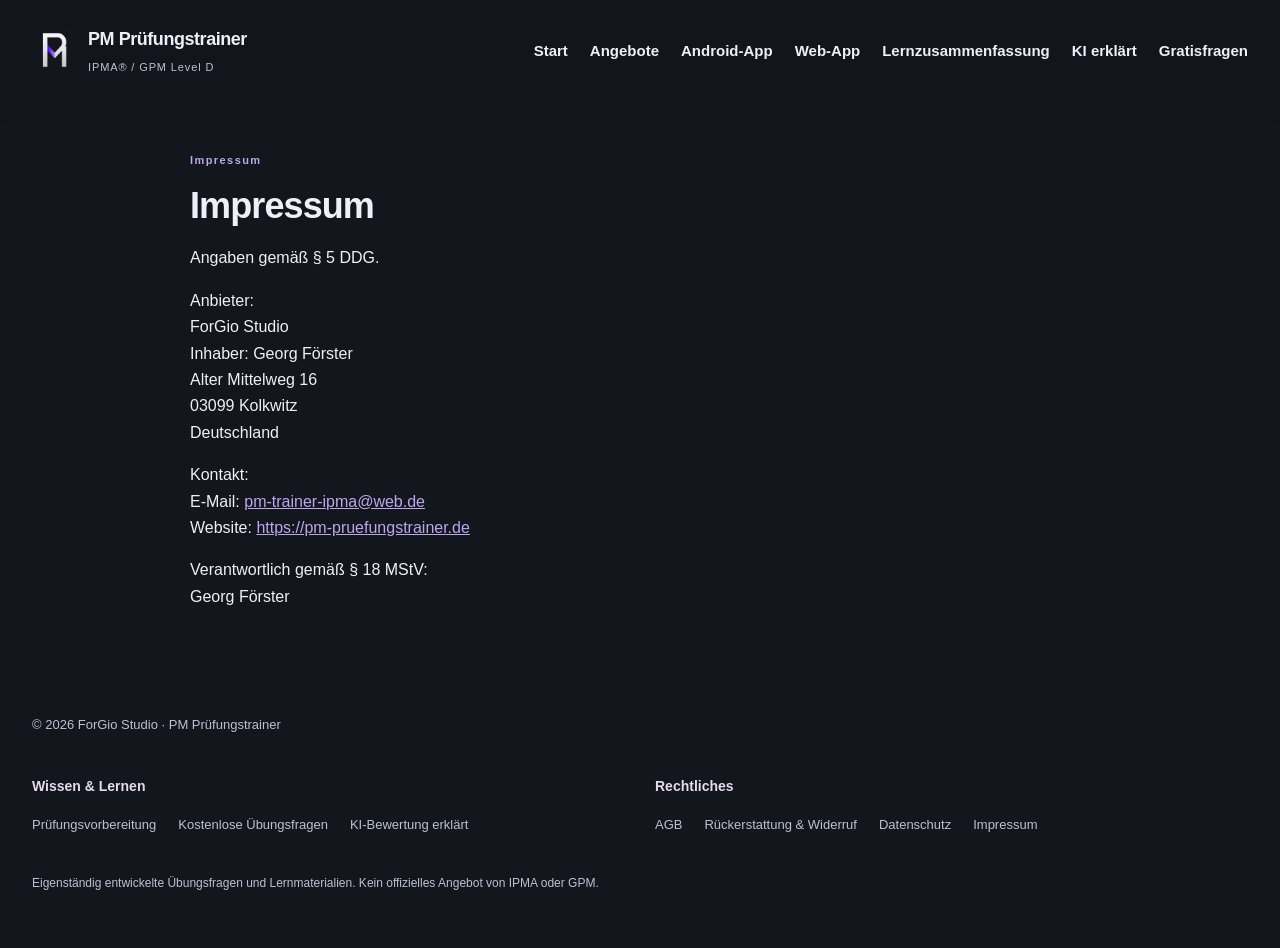
<file: impressum.html>
<!doctype html><html lang="de"><head><meta charset="utf-8"><meta name="viewport" content="width=device-width,initial-scale=1"><meta name="robots" content="index,follow,max-image-preview:large"><title>Impressum &amp; Kontakt | PM Prüfungstrainer</title><meta name="description" content="Impressum und Kontaktdaten von ForGio Studio, dem Anbieter des PM Prüfungstrainers für die IPMA Level D Prüfungsvorbereitung."><link rel="canonical" href="https://pm-pruefungstrainer.de/impressum.html"><link rel="icon" type="image/png" href="assets/images/favicon.png?v=20261128"><link rel="stylesheet" href="assets/css/website-v2.css"><script src="assets/js/website-v2.js" defer></script><!-- SEO START --><meta property="og:type" content="website"><meta property="og:locale" content="de_DE"><meta property="og:site_name" content="PM Prüfungstrainer"><meta property="og:url" content="https://pm-pruefungstrainer.de/impressum.html"><meta property="og:title" content="Impressum &amp; Kontakt | PM Prüfungstrainer"><meta property="og:description" content="Impressum und Kontaktdaten von ForGio Studio, dem Anbieter des PM Prüfungstrainers für die IPMA Level D Prüfungsvorbereitung."><meta property="og:image" content="https://pm-pruefungstrainer.de/assets/images/favicon.png"><meta name="twitter:card" content="summary"><script type="application/ld+json">{"@context": "https://schema.org", "@graph": [{"@type": "Organization", "@id": "https://pm-pruefungstrainer.de/#organization", "name": "ForGio Studio", "url": "https://pm-pruefungstrainer.de/"}, {"@type": "WebSite", "@id": "https://pm-pruefungstrainer.de/#website", "name": "PM Prüfungstrainer", "url": "https://pm-pruefungstrainer.de/", "inLanguage": "de-DE", "publisher": {"@id": "https://pm-pruefungstrainer.de/#organization"}}, {"@type": "WebPage", "@id": "https://pm-pruefungstrainer.de/impressum.html#webpage", "url": "https://pm-pruefungstrainer.de/impressum.html", "name": "Impressum & Kontakt | PM Prüfungstrainer", "description": "Impressum und Kontaktdaten von ForGio Studio, dem Anbieter des PM Prüfungstrainers für die IPMA Level D Prüfungsvorbereitung.", "inLanguage": "de-DE", "isPartOf": {"@id": "https://pm-pruefungstrainer.de/#website"}}, {"@type": "BreadcrumbList", "itemListElement": [{"@type": "ListItem", "position": 1, "name": "PM Prüfungstrainer", "item": "https://pm-pruefungstrainer.de/"}, {"@type": "ListItem", "position": 2, "name": "Impressum & Kontakt | PM Prüfungstrainer", "item": "https://pm-pruefungstrainer.de/impressum.html"}]}]}</script><!-- SEO END --><script src="assets/js/download-counts.js" defer></script></head><body><a class="skip" href="#main">Zum Inhalt</a><header class="site-header"><div class="container nav-wrap"><a class="brand" href="index.html"><img src="assets/images/favicon.png" alt="" width="42" height="42"><span><strong>PM Prüfungstrainer</strong><small>IPMA® / GPM Level D</small></span></a><button class="nav-toggle" aria-label="Navigation öffnen" aria-expanded="false">☰</button><nav class="main-nav" aria-label="Hauptnavigation"><a href="index.html">Start</a><a href="index.html#angebote">Angebote</a><a href="app.html">Android-App</a><a href="web-app.html">Web-App</a><a href="ipma-level-d-lernzusammenfassung.html">Lernzusammenfassung</a><a href="ki-bewertung.html">KI erklärt</a><a href="ipma-level-d-pruefungsfragen.html">Gratisfragen</a></nav></div></header><main id="main"><div class="legal-content">
      <div class="container narrow">
        <article class="panel legal-page">
          <p class="eyebrow">Impressum</p>
          <h1>Impressum</h1>
          <p>
            Angaben gemäß § 5 DDG.
          </p>
          <p>
            Anbieter:<br />
            ForGio Studio<br />
            Inhaber: Georg Förster<br />
            Alter Mittelweg 16<br />
            03099 Kolkwitz<br />
            Deutschland
          </p>
          <p>
            Kontakt:<br />
            E-Mail: <a href="mailto:pm-trainer-ipma@web.de">pm-trainer-ipma@web.de</a><br />
            Website: <a href="https://pm-pruefungstrainer.de">https://pm-pruefungstrainer.de</a>
          </p>
          <p>
            Verantwortlich gemäß § 18 MStV:<br />
            Georg Förster
          </p>
        </article>
      </div>
    </div></main><footer><div class="container footer"><span>© 2026 ForGio Studio · PM Prüfungstrainer</span><div class="footer-groups"><nav aria-label="Wissen und Lernen"><strong>Wissen &amp; Lernen</strong><a href="ipma-level-d-pruefungsvorbereitung.html">Prüfungsvorbereitung</a><a href="ipma-level-d-pruefungsfragen.html">Kostenlose Übungsfragen</a><a href="ki-bewertung.html">KI-Bewertung erklärt</a></nav><nav aria-label="Rechtliches"><strong>Rechtliches</strong><a href="agb.html">AGB</a><a href="rueckerstattung.html">Rückerstattung &amp; Widerruf</a><a href="datenschutz.html">Datenschutz</a><a href="impressum.html">Impressum</a></nav></div><p>Eigenständig entwickelte Übungsfragen und Lernmaterialien. Kein offizielles Angebot von IPMA oder GPM.</p></div></footer></body></html>
</file>
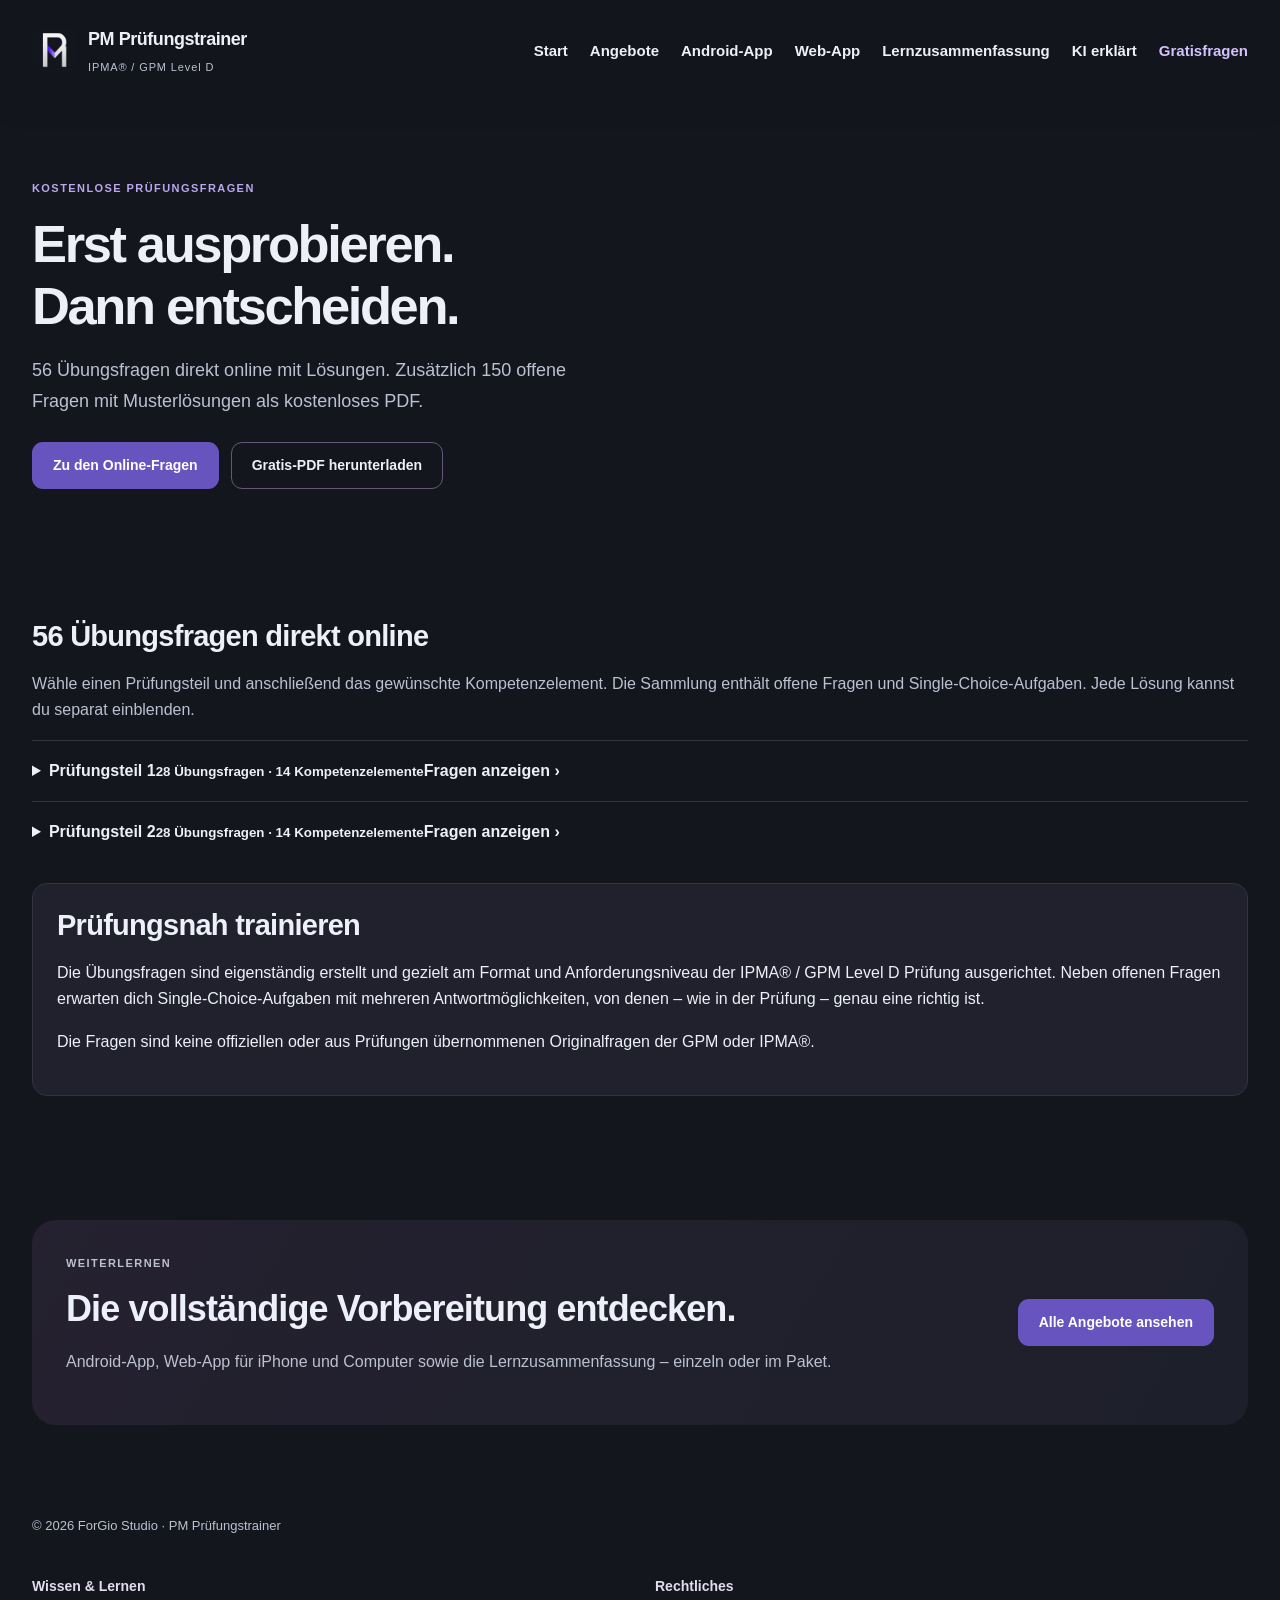
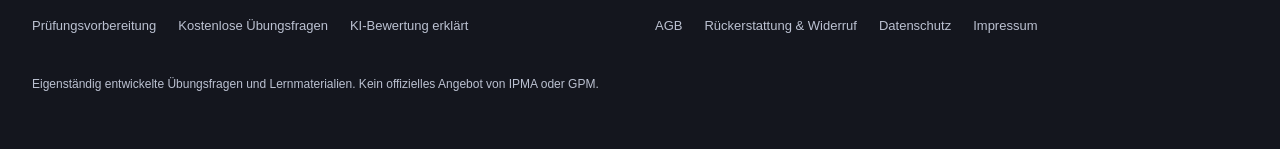
<file: ipma-level-d-pruefungsfragen.html>
<!doctype html><html lang="de"><head><meta charset="utf-8"><meta name="viewport" content="width=device-width,initial-scale=1"><meta name="robots" content="index,follow,max-image-preview:large"><title>IPMA Level D Prüfungsfragen mit Lösungen – kostenlos | PM Prüfungstrainer</title><meta name="description" content="IPMA Level D kostenlos üben: 56 Fragen mit Lösungen direkt online und 150 offene Übungsfragen mit Musterlösungen als Gratis-PDF herunterladen."><link rel="canonical" href="https://pm-pruefungstrainer.de/ipma-level-d-pruefungsfragen.html"><link rel="icon" type="image/png" href="assets/images/favicon.png?v=20261128"><link rel="stylesheet" href="assets/css/website-v2.css"><script src="assets/js/website-v2.js" defer></script><!-- SEO START --><meta property="og:type" content="website"><meta property="og:locale" content="de_DE"><meta property="og:site_name" content="PM Prüfungstrainer"><meta property="og:url" content="https://pm-pruefungstrainer.de/ipma-level-d-pruefungsfragen.html"><meta property="og:title" content="IPMA Level D Prüfungsfragen mit Lösungen – kostenlos | PM Prüfungstrainer"><meta property="og:description" content="IPMA Level D kostenlos üben: 56 Fragen mit Lösungen direkt online und 150 offene Übungsfragen mit Musterlösungen als Gratis-PDF herunterladen."><meta property="og:image" content="https://pm-pruefungstrainer.de/assets/images/favicon.png"><meta name="twitter:card" content="summary"><script type="application/ld+json">{"@context": "https://schema.org", "@graph": [{"@type": "Organization", "@id": "https://pm-pruefungstrainer.de/#organization", "name": "ForGio Studio", "url": "https://pm-pruefungstrainer.de/"}, {"@type": "WebSite", "@id": "https://pm-pruefungstrainer.de/#website", "name": "PM Prüfungstrainer", "url": "https://pm-pruefungstrainer.de/", "inLanguage": "de-DE", "publisher": {"@id": "https://pm-pruefungstrainer.de/#organization"}}, {"@type": "WebPage", "@id": "https://pm-pruefungstrainer.de/ipma-level-d-pruefungsfragen.html#webpage", "url": "https://pm-pruefungstrainer.de/ipma-level-d-pruefungsfragen.html", "name": "IPMA Level D Prüfungsfragen mit Lösungen – kostenlos", "description": "IPMA Level D kostenlos üben: 56 Fragen mit Lösungen direkt online und 150 offene Übungsfragen mit Musterlösungen als Gratis-PDF herunterladen.", "inLanguage": "de-DE", "isPartOf": {"@id": "https://pm-pruefungstrainer.de/#website"}}, {"@type": "BreadcrumbList", "itemListElement": [{"@type": "ListItem", "position": 1, "name": "PM Prüfungstrainer", "item": "https://pm-pruefungstrainer.de/"}, {"@type": "ListItem", "position": 2, "name": "IPMA Level D Prüfungsfragen mit Lösungen – kostenlos", "item": "https://pm-pruefungstrainer.de/ipma-level-d-pruefungsfragen.html"}]}]}</script><!-- SEO END --><script src="assets/js/download-counts.js" defer></script></head><body><a class="skip" href="#main">Zum Inhalt</a><header class="site-header"><div class="container nav-wrap"><a class="brand" href="index.html"><img src="assets/images/favicon.png" alt="" width="42" height="42"><span><strong>PM Prüfungstrainer</strong><small>IPMA® / GPM Level D</small></span></a><button class="nav-toggle" aria-label="Navigation öffnen" aria-expanded="false">☰</button><nav class="main-nav" aria-label="Hauptnavigation"><a href="index.html">Start</a><a href="index.html#angebote">Angebote</a><a href="app.html">Android-App</a><a href="web-app.html">Web-App</a><a href="ipma-level-d-lernzusammenfassung.html">Lernzusammenfassung</a><a href="ki-bewertung.html">KI erklärt</a><a href="ipma-level-d-pruefungsfragen.html" aria-current="page">Gratisfragen</a></nav></div></header><main id="main"><section class="hero"><div class="container hero-grid"><div><p class="eyebrow">KOSTENLOSE PRÜFUNGSFRAGEN</p><h1>Erst ausprobieren.<br>Dann entscheiden.</h1><p class="lead">56 Übungsfragen direkt online mit Lösungen. Zusätzlich 150 offene Fragen mit Musterlösungen als kostenloses PDF.</p><div class="actions"><a class="button primary" href="#online-fragen">Zu den Online-Fragen</a><a class="button secondary" href="downloads/ipma-level-d-pruefungsfragen-kostenlos.pdf">Gratis-PDF herunterladen</a></div></div><div class="hero-media"></div></div></section><div class="legacy-content" id="online-fragen"><section id="fragen" class="content-section">
        <div class="container">
          <h2>56 Übungsfragen direkt online</h2>
          <p class="section-intro">Wähle einen Prüfungsteil und anschließend das gewünschte Kompetenzelement. Die Sammlung enthält offene Fragen und Single-Choice-Aufgaben. Jede Lösung kannst du separat einblenden.</p>

          <details class="exam-part">
            <summary><span><strong>Prüfungsteil 1</strong><small>28 Übungsfragen · 14 Kompetenzelemente</small></span><span class="summary-action">Fragen anzeigen <span aria-hidden="true">›</span></span></summary>
            <div class="exam-part-body">
              <details class="competence-item"><summary><span>04.03.03 – Compliance, Standards und Regularien</span><span>2 Übungsfragen</span></summary><div class="competence-body">
                <article class="question-block"><div class="question-meta">Frage 1 · Single Choice</div><h3>Wie wird der Prozess bezeichnet, bei dem relevante Gefährdungen für Beschäftigte systematisch ermittelt und bewertet werden?</h3><ul class="answer-list"><li>A) Gefahrenbewertung</li><li>B) Gefährdungsanalyse</li><li>C) Projektrisikoanalyse</li><li>D) Arbeitsplatzbewertung</li></ul>
                <details class="question-solution"><summary>Lösung anzeigen</summary><div class="solution-panel"><strong>Richtige Antwort:</strong> B) Gefährdungsanalyse</div></details></article>
                <article class="question-block"><div class="question-meta">Frage 2 · Offene Frage</div><h3>Wofür steht die Abkürzung DSGVO?</h3><details class="question-solution"><summary>Lösung anzeigen</summary><div class="solution-panel"><strong>Musterlösung:</strong> DSGVO steht für Datenschutzgrundverordnung.</div></details></article>
              </div></details>
              <details class="competence-item"><summary><span>04.03.05 – Kultur und Werte</span><span>2 Übungsfragen</span></summary><div class="competence-body">
                <article class="question-block"><div class="question-meta">Frage 3 · Single Choice</div><h3>Welches der folgenden Beispiele zählt nach Edgar Schein nicht zu den Artefakten einer Unternehmenskultur?</h3><ul class="answer-list"><li>A) Gestaltung und Architektur des Unternehmensgebäudes</li><li>B) Kleidung der Beschäftigten</li><li>C) Rituale und Abläufe in Besprechungen</li><li>D) Festgelegte Leitlinien, Strategien und Ziele der Unternehmensleitung</li></ul>
                <details class="question-solution"><summary>Lösung anzeigen</summary><div class="solution-panel"><strong>Richtige Antwort:</strong> D) Festgelegte Leitlinien, Strategien und Ziele der Unternehmensleitung</div></details></article>
                <article class="question-block"><div class="question-meta">Frage 4 · Offene Frage</div><h3>Erläutern Sie die drei Ebenen des Kulturebenen-Modells nach Edgar Schein.</h3><details class="question-solution"><summary>Lösung anzeigen</summary><div class="solution-panel"><strong>Musterlösung:</strong><p>Das Modell beschreibt die Kultur einer Organisation anhand von drei miteinander verbundenen Ebenen:</p><p>Grundannahmen: Sie sind weitgehend unbewusst und nicht unmittelbar sichtbar. Über längere Zeit etablierte Denk- und Verhaltensweisen werden als selbstverständlich betrachtet und kaum noch hinterfragt.</p><p>Werte und Normen: Sie spiegeln sich beispielsweise in Führungsleitlinien und Führungsgrundsätzen wider und sollen die Werte und Kultur der Organisation zum Ausdruck bringen.</p><p>Artefakte und sichtbare Verhaltensweisen: Sie bilden die nach außen sichtbare Ebene der Organisationskultur und machen kulturelle Werte und Verhaltensmuster wahrnehmbar.</p></div></details></article>
              </div></details>
              <details class="competence-item"><summary><span>04.04.01 – Selbstreflexion und Selbstmanagement</span><span>2 Übungsfragen</span></summary><div class="competence-body">
                <article class="question-block"><div class="question-meta">Frage 5 · Offene Frage</div><h3>Was versteht man unter Selbstreflexion?</h3><details class="question-solution"><summary>Lösung anzeigen</summary><div class="solution-panel"><strong>Musterlösung:</strong> Selbstreflexion bezeichnet die Fähigkeit, die eigenen Emotionen, Verhaltensweisen, Präferenzen und Werte sowie deren Auswirkungen wahrzunehmen, zu hinterfragen und zu verstehen.</div></details></article>
                <article class="question-block"><div class="question-meta">Frage 6 · Offene Frage</div><h3>Was wird unter der Fähigkeit zum Selbstmanagement verstanden?</h3><details class="question-solution"><summary>Lösung anzeigen</summary><div class="solution-panel"><strong>Musterlösung:</strong> Selbstmanagement bezeichnet die Fähigkeit, persönliche Ziele festzulegen, den eigenen Fortschritt zu kontrollieren und bei Bedarf anzupassen sowie die tägliche Arbeit systematisch zu organisieren. Dazu gehört auch der Umgang mit Veränderungen und Stress.</div></details></article>
              </div></details>
              <details class="competence-item"><summary><span>04.04.02 – Persönliche Integrität und Verlässlichkeit</span><span>2 Übungsfragen</span></summary><div class="competence-body">
                <article class="question-block"><div class="question-meta">Frage 7 · Single Choice</div><h3>Wie bezeichnet man die Erwartung, sich auf eine andere Person verlassen zu können?</h3><ul class="answer-list"><li>A) Integrität</li><li>B) Loyalität</li><li>C) Vertrauen</li><li>D) Verantwortung</li></ul><details class="question-solution"><summary>Lösung anzeigen</summary><div class="solution-panel"><strong>Richtige Antwort:</strong> C) Vertrauen</div></details></article>
                <article class="question-block"><div class="question-meta">Frage 8 · Offene Frage</div><h3>Was versteht man unter einer Fehlerkultur?</h3><details class="question-solution"><summary>Lösung anzeigen</summary><div class="solution-panel"><strong>Musterlösung:</strong> Unter Fehlerkultur versteht man den individuellen beziehungsweise organisationalen Umgang mit Fehlern.</div></details></article>
              </div></details>
              <details class="competence-item"><summary><span>04.04.04 – Beziehungen und Engagement</span><span>2 Übungsfragen</span></summary><div class="competence-body">
                <article class="question-block"><div class="question-meta">Frage 9 · Offene Frage</div><h3>Was versteht man unter aktivem Zuhören und welche Ziele werden damit verfolgt?</h3><details class="question-solution"><summary>Lösung anzeigen</summary><div class="solution-panel"><strong>Musterlösung:</strong><p>Beim aktiven Zuhören werden neben den eigentlichen Gesprächsinhalten auch die Befindlichkeiten und Zwischentöne des Gesprächspartners berücksichtigt. Unterstützt wird dies beispielsweise durch gezieltes Nachfragen, Paraphrasieren und Zusammenfassen.</p><p>Zu den wesentlichen Zielen gehören:</p><ul><li>Missverständnisse reduzieren</li><li>zwischenmenschliche Beziehungen verbessern</li><li>Empathie fördern</li><li>Problemlösungen unterstützen</li><li>Verhaltenskorrekturen erleichtern</li><li>Lernen durch Feedback ermöglichen</li></ul></div></details></article>
                <article class="question-block"><div class="question-meta">Frage 10 · Single Choice</div><h3>Welche der folgenden Aussagen über das Zuhören ist nicht zutreffend?</h3><ul class="answer-list"><li>A) Zuhören setzt grundsätzlich einen wechselseitigen Austausch von Informationen und Interpretationen voraus.</li><li>B) Gutes Zuhören ist eine wichtige Fähigkeit von Führungskräften.</li><li>C) Zuhören erfordert Empathie.</li><li>D) Zuhören allein bedeutet noch nicht, dass der Gesprächspartner tatsächlich verstanden wurde.</li></ul><details class="question-solution"><summary>Lösung anzeigen</summary><div class="solution-panel"><strong>Richtige Antwort:</strong> A) Zuhören setzt grundsätzlich einen wechselseitigen Austausch von Informationen und Interpretationen voraus.</div></details></article>
              </div></details>
              <details class="competence-item"><summary><span>04.04.05 – Führung</span><span>2 Übungsfragen</span></summary><div class="competence-body">
                <article class="question-block"><div class="question-meta">Frage 11 · Offene Frage</div><h3>Welche Führungsstile kennen Sie? Nennen Sie mindestens drei.</h3><details class="question-solution"><summary>Lösung anzeigen</summary><div class="solution-panel"><strong>Musterlösung:</strong> autoritärer Führungsstil, kooperativer Führungsstil, partizipativer Führungsstil, Laissez-faire-Führungsstil</div></details></article>
                <article class="question-block"><div class="question-meta">Frage 12 · Offene Frage</div><h3>Nennen Sie vier bekannte Management-by-Konzepte.</h3><details class="question-solution"><summary>Lösung anzeigen</summary><div class="solution-panel"><strong>Musterlösung:</strong><ul><li>Management by Objectives</li><li>Management by Exception</li><li>Management by Delegation</li><li>Management by Vision</li></ul></div></details></article>
              </div></details>
              <details class="competence-item"><summary><span>04.04.06 – Teamarbeit</span><span>2 Übungsfragen</span></summary><div class="competence-body">
                <article class="question-block"><div class="question-meta">Frage 13 · Offene Frage</div><h3>Welche Teamrollen unterscheidet Belbin? Nennen Sie mindestens fünf.</h3><details class="question-solution"><summary>Lösung anzeigen</summary><div class="solution-panel"><strong>Musterlösung:</strong><ul><li>Umsetzer</li><li>Koordinator</li><li>Macher (Shaper)</li><li>Neuerer</li><li>Wegbereiter</li><li>Beobachter</li><li>Teamarbeiter</li><li>Perfektionist</li><li>Spezialist</li></ul></div></details></article>
                <article class="question-block"><div class="question-meta">Frage 14 · Single Choice</div><h3>In welcher Reihenfolge durchläuft ein Team die Entwicklungsphasen nach Tuckman?</h3><ul class="answer-list"><li>A) Forming – Norming – Storming – Performing – Adjourning</li><li>B) Forming – Storming – Norming – Performing – Adjourning</li><li>C) Storming – Forming – Norming – Performing – Adjourning</li><li>D) Forming – Storming – Performing – Norming – Adjourning</li></ul><details class="question-solution"><summary>Lösung anzeigen</summary><div class="solution-panel"><strong>Richtige Antwort:</strong> B) Forming – Storming – Norming – Performing – Adjourning</div></details></article>
              </div></details>
              <details class="competence-item"><summary><span>04.04.07 – Konflikte und Krisen</span><span>2 Übungsfragen</span></summary><div class="competence-body">
                <article class="question-block"><div class="question-meta">Frage 15 · Offene Frage</div><h3>Welche Konfliktarten lassen sich anhand ihrer Konfliktmotive unterscheiden?</h3><details class="question-solution"><summary>Lösung anzeigen</summary><div class="solution-panel"><strong>Musterlösung:</strong><ul><li>Interessenskonflikte</li><li>Informations- und Beurteilungskonflikte</li><li>strukturelle Konflikte</li><li>Verteilungskonflikte</li><li>Beziehungskonflikte</li><li>interkulturelle Konflikte</li></ul></div></details></article>
                <article class="question-block"><div class="question-meta">Frage 16 · Offene Frage</div><h3>Welchen Zweck erfüllt ein Lessons-Learned-Workshop?</h3><details class="question-solution"><summary>Lösung anzeigen</summary><div class="solution-panel"><strong>Musterlösung:</strong> Ein Lessons-Learned-Workshop dient dazu, aus den Erfahrungen eines Projekts zu lernen und daraus Verbesserungen für das Projektmanagement zukünftiger Projekte abzuleiten.</div></details></article>
              </div></details>
              <details class="competence-item"><summary><span>04.04.08 – Vielseitigkeit</span><span>2 Übungsfragen</span></summary><div class="competence-body">
                <article class="question-block"><div class="question-meta">Frage 17 · Offene Frage</div><h3>Welche Kernaussage beschreibt das Pareto-Prinzip?</h3><details class="question-solution"><summary>Lösung anzeigen</summary><div class="solution-panel"><strong>Musterlösung:</strong> Das Pareto-Prinzip wird auch als 80/20-Regel bezeichnet. Es besagt beispielsweise, dass mit etwa 20 % des Aufwands rund 80 % des Ergebnisses erzielt werden oder dass rund 80 % der Probleme auf etwa 20 % der Ursachen zurückzuführen sind.</div></details></article>
                <article class="question-block"><div class="question-meta">Frage 18 · Offene Frage</div><h3>Nennen Sie vier Kreativitätstechniken, die im Projektmanagement eingesetzt werden können.</h3><details class="question-solution"><summary>Lösung anzeigen</summary><div class="solution-panel"><strong>Musterlösung:</strong><ul><li>Brainstorming</li><li>Methode 635</li><li>Morphologischer Kasten</li><li>Kopfstandmethode</li></ul></div></details></article>
              </div></details>
              <details class="competence-item"><summary><span>04.04.09 – Verhandlungen</span><span>2 Übungsfragen</span></summary><div class="competence-body">
                <article class="question-block"><div class="question-meta">Frage 19 · Offene Frage</div><h3>Was versteht man im Projektmanagement unter einer Verhandlung?</h3><details class="question-solution"><summary>Lösung anzeigen</summary><div class="solution-panel"><strong>Musterlösung:</strong> Eine Verhandlung ist ein Prozess zwischen zwei oder mehreren Parteien, bei dem unterschiedliche Interessen, Bedürfnisse und Erwartungen ausgeglichen werden sollen. Ziel ist es, eine gemeinsame Einigung und Verpflichtung zu erreichen und gleichzeitig eine positive Arbeitsbeziehung aufrechtzuerhalten.</div></details></article>
                <article class="question-block"><div class="question-meta">Frage 20 · Offene Frage</div><h3>Welche Verhandlungssituationen sollte ein Projektleiter in der Regel selbst übernehmen?</h3><details class="question-solution"><summary>Lösung anzeigen</summary><div class="solution-panel"><strong>Musterlösung:</strong> Verhandlungen mit Mitarbeitern<br />Verhandlungen mit dem Auftraggeber<br />Verhandlungen mit wichtigen Stakeholdern, beispielsweise mächtigen Opponenten oder Promotoren<br />Preisverhandlungen müssen dagegen nicht zwingend vom Projektleiter selbst geführt und können beispielsweise an den Einkauf delegiert werden.</div></details></article>
              </div></details>
              <details class="competence-item"><summary><span>04.04.10 – Ergebnisorientierung</span><span>2 Übungsfragen</span></summary><div class="competence-body">
                <article class="question-block"><div class="question-meta">Frage 21 · Offene Frage</div><h3>Aus welchen vier Schritten besteht der PDCA-Zyklus nach Deming?</h3><details class="question-solution"><summary>Lösung anzeigen</summary><div class="solution-panel"><strong>Musterlösung:</strong> Plan – Do – Check – Act</div></details></article>
                <article class="question-block"><div class="question-meta">Frage 22 · Offene Frage</div><h3>Welcher weitere Aspekt trägt neben der Erfüllung der Ziele des magischen Dreiecks zum Projekterfolg bei?</h3><details class="question-solution"><summary>Lösung anzeigen</summary><div class="solution-panel"><strong>Musterlösung:</strong> Die Zufriedenheit der relevanten Stakeholder.</div></details></article>
              </div></details>
              <details class="competence-item"><summary><span>04.05.06 – Qualität</span><span>2 Übungsfragen</span></summary><div class="competence-body">
                <article class="question-block"><div class="question-meta">Frage 23 · Offene Frage</div><h3>Wie lässt sich Qualitätsmanagement beschreiben?</h3><details class="question-solution"><summary>Lösung anzeigen</summary><div class="solution-panel"><strong>Musterlösung:</strong> Qualitätsmanagement ist die Schaffung und Aufrechterhaltung eines organisatorischen Systems, mit dem die Anforderungen und Erwartungen der Kunden erfüllt werden sollen.</div></details></article>
                <article class="question-block"><div class="question-meta">Frage 24 · Offene Frage</div><h3>Wofür steht die Abkürzung KVP?</h3><details class="question-solution"><summary>Lösung anzeigen</summary><div class="solution-panel"><strong>Musterlösung:</strong> Kontinuierlicher Verbesserungsprozess</div></details></article>
              </div></details>
              <details class="competence-item"><summary><span>04.05.09 – Beschaffung</span><span>2 Übungsfragen</span></summary><div class="competence-body">
                <article class="question-block"><div class="question-meta">Frage 25 · Single Choice</div><h3>Eine beauftragte Leistung wird anhand der tatsächlich geleisteten Arbeitsstunden vergütet. Um welche Form der Leistungsvergütung handelt es sich?</h3><ul class="answer-list"><li>A) Pauschalvergütung</li><li>B) Abrechnung nach Aufwand</li><li>C) Festpreisvergütung</li><li>D) Erfolgsabhängige Vergütung</li></ul><details class="question-solution"><summary>Lösung anzeigen</summary><div class="solution-panel"><strong>Richtige Antwort:</strong> B) Abrechnung nach Aufwand</div></details></article>
                <article class="question-block"><div class="question-meta">Frage 26 · Offene Frage</div><h3>Was versteht man unter einer Make-or-Buy-Entscheidung?</h3><details class="question-solution"><summary>Lösung anzeigen</summary><div class="solution-panel"><strong>Musterlösung:</strong> Bei einer Make-or-Buy-Entscheidung wird festgelegt, ob eine Leistung beziehungsweise Komponente selbst erstellt oder von einem externen Lieferanten bezogen wird.</div></details></article>
              </div></details>
              <details class="competence-item"><summary><span>04.05.13 – Change und Transformation</span><span>2 Übungsfragen</span></summary><div class="competence-body">
                <article class="question-block"><div class="question-meta">Frage 27 · Offene Frage</div><h3>Aus welchen drei Phasen besteht das Veränderungsmodell von Kurt Lewin?</h3><details class="question-solution"><summary>Lösung anzeigen</summary><div class="solution-panel"><strong>Musterlösung:</strong> Unfreezing – Changing – Refreezing</div></details></article>
                <article class="question-block"><div class="question-meta">Frage 28 · Offene Frage</div><h3>Wie unterscheiden sich Change Management und Änderungsmanagement voneinander?</h3><details class="question-solution"><summary>Lösung anzeigen</summary><div class="solution-panel"><strong>Musterlösung:</strong> Change Management befasst sich mit organisatorischen Veränderungen in Unternehmen oder Organisationseinheiten. Änderungsmanagement behandelt dagegen Änderungen innerhalb des Projektumfangs.</div></details></article>
              </div></details>
            </div>
          </details>

          <details class="exam-part">
            <summary><span><strong>Prüfungsteil 2</strong><small>28 Übungsfragen · 14 Kompetenzelemente</small></span><span class="summary-action">Fragen anzeigen <span aria-hidden="true">›</span></span></summary>
            <div class="exam-part-body">
              <details class="competence-item"><summary><span>04.03.01 – Strategie</span><span>2 Übungsfragen</span></summary><div class="competence-body">
                <article class="question-block"><div class="question-meta">Frage 29 · Offene Frage</div><h3>Welche drei Elemente gehören zum strategischen Management?</h3><details class="question-solution"><summary>Lösung anzeigen</summary><div class="solution-panel"><strong>Musterlösung:</strong> Vision, Mission und Strategie</div></details></article>
                <article class="question-block"><div class="question-meta">Frage 30 · Single Choice</div><h3>Welche zentrale Funktion erfüllt ein Business Case für ein Projekt?</h3><ul class="answer-list"><li>A) Er dient der detaillierten Planung sämtlicher Projekttermine.</li><li>B) Er zeigt das voraussichtliche Erreichen der Ziele und des Nutzens sowie die Wirtschaftlichkeit beziehungsweise Rentabilität des Projekts für das Unternehmen auf.</li><li>C) Er legt die operative Aufgabenverteilung im Projektteam fest.</li><li>D) Er dient ausschließlich der Analyse von Stakeholdern und Projektrisiken.</li></ul><details class="question-solution"><summary>Lösung anzeigen</summary><div class="solution-panel"><strong>Richtige Antwort:</strong> B) Er zeigt das voraussichtliche Erreichen der Ziele und des Nutzens sowie die Wirtschaftlichkeit beziehungsweise Rentabilität des Projekts für das Unternehmen auf.</div></details></article>
              </div></details>
              <details class="competence-item"><summary><span>04.03.02 – Governance, Strukturen und Prozesse</span><span>2 Übungsfragen</span></summary><div class="competence-body">
                <article class="question-block"><div class="question-meta">Frage 31 · Offene Frage</div><h3>Was wird unter einem Projektportfolio verstanden?</h3><details class="question-solution"><summary>Lösung anzeigen</summary><div class="solution-panel"><strong>Musterlösung:</strong> Ein Projektportfolio umfasst alle geplanten, genehmigten und laufenden Einzelprojekte und Programme einer Organisation oder eines Geschäftsbereichs.</div></details></article>
                <article class="question-block"><div class="question-meta">Frage 32 · Offene Frage</div><h3>Welche Aufgaben kann ein Project Management Office (PMO) übernehmen? Nennen Sie mindestens drei.</h3><details class="question-solution"><summary>Lösung anzeigen</summary><div class="solution-panel"><strong>Musterlösung:</strong><p>Mögliche Aufgaben eines PMO sind:</p><ul><li>Koordination von Projekten</li><li>projektübergreifendes Controlling</li><li>Unterstützung des Projektportfolio-Managements</li><li>Weiterentwicklung von Projektmanagement-Standards</li></ul></div></details></article>
              </div></details>
              <details class="competence-item"><summary><span>04.03.04 – Macht und Interessen</span><span>2 Übungsfragen</span></summary><div class="competence-body">
                <article class="question-block"><div class="question-meta">Frage 33 · Single Choice</div><h3>Welcher der folgenden Aspekte gehört nicht zu den Bestandteilen einer Umfeldanalyse?</h3><ul class="answer-list"><li>A) Natürliche Einflussfaktoren</li><li>B) Teamdynamische Faktoren</li><li>C) Technische und infrastrukturelle Faktoren</li><li>D) Soziokulturelle Faktoren</li></ul><details class="question-solution"><summary>Lösung anzeigen</summary><div class="solution-panel"><strong>Richtige Antwort:</strong> B) Teamdynamische Faktoren</div></details></article>
                <article class="question-block"><div class="question-meta">Frage 34 · Offene Frage</div><h3>Was muss die Projektleitung im Hinblick auf Macht und politische Interessen der Stakeholder während eines Projekts berücksichtigen?</h3><details class="question-solution"><summary>Lösung anzeigen</summary><div class="solution-panel"><strong>Musterlösung:</strong> Stakeholder können versuchen, ihre Interessen und Vorstellungen zum Verlauf und Ergebnis des Projekts einzubringen. Die Projektleitung muss deshalb bestehende Machtkonstellationen berücksichtigen und geeignete Strategien für den Umgang damit wählen.</div></details></article>
              </div></details>
              <details class="competence-item"><summary><span>04.04.03 – Persönliche Kommunikation</span><span>2 Übungsfragen</span></summary><div class="competence-body">
                <article class="question-block"><div class="question-meta">Frage 35 · Offene Frage</div><h3>Welche vier Schritte gehören zum aktiven Zuhören?</h3><details class="question-solution"><summary>Lösung anzeigen</summary><div class="solution-panel"><strong>Musterlösung:</strong> Zuhören – Beobachten – Verstehen – Rückmelden</div></details></article>
                <article class="question-block"><div class="question-meta">Frage 36 · Offene Frage</div><h3>Welche vier Seiten einer Nachricht beschreibt das Kommunikationsmodell von Schulz von Thun?</h3><details class="question-solution"><summary>Lösung anzeigen</summary><div class="solution-panel"><strong>Musterlösung:</strong><ul><li>Sachinhalt</li><li>Beziehung</li><li>Selbstoffenbarung / Selbstmitteilung</li><li>Appell</li></ul></div></details></article>
              </div></details>
              <details class="competence-item"><summary><span>04.05.01 – Projektdesign</span><span>2 Übungsfragen</span></summary><div class="competence-body">
                <article class="question-block"><div class="question-meta">Frage 37 · Offene Frage</div><h3>Welche drei klassischen Arten von Projekten werden unterschieden?</h3><details class="question-solution"><summary>Lösung anzeigen</summary><div class="solution-panel"><strong>Musterlösung:</strong><ul><li>Investitionsprojekte</li><li>Organisationsprojekte</li><li>Forschungs- und Entwicklungsprojekte</li></ul></div></details></article>
                <article class="question-block"><div class="question-meta">Frage 38 · Offene Frage</div><h3>Nennen Sie einen wesentlichen Unterschied zwischen klassischem und agilem Projektmanagement.</h3><details class="question-solution"><summary>Lösung anzeigen</summary><div class="solution-panel"><strong>Musterlösung:</strong> Im agilen Projektmanagement wird typischerweise nicht mit einem klassischen, im Voraus vollständig festgelegten Phasenplan gearbeitet. Stattdessen erfolgt die Arbeit iterativ; Aufgaben einer klassischen Projektleiterrolle werden je nach agilem Ansatz anders verteilt, beispielsweise in Scrum unter anderem auf Product Owner, Scrum Master und das Entwicklungsteam.</div></details></article>
              </div></details>
              <details class="competence-item"><summary><span>04.05.02 – Anforderungen und Ziele</span><span>2 Übungsfragen</span></summary><div class="competence-body">
                <article class="question-block"><div class="question-meta">Frage 39 · Offene Frage</div><h3>Welche fünf Kriterien umfasst die SMART-Regel zur Formulierung von Zielen?</h3><details class="question-solution"><summary>Lösung anzeigen</summary><div class="solution-panel"><strong>Musterlösung:</strong><ul><li>Spezifisch</li><li>Messbar</li><li>Attraktiv / Akzeptabel</li><li>Realistisch</li><li>Terminiert</li></ul></div></details></article>
                <article class="question-block"><div class="question-meta">Frage 40 · Offene Frage</div><h3>Welche unterschiedlichen Beziehungen können zwischen Projektzielen bestehen?</h3><details class="question-solution"><summary>Lösung anzeigen</summary><div class="solution-panel"><strong>Musterlösung:</strong><ul><li>Antinomie</li><li>konkurrierend</li><li>neutral</li><li>komplementär</li><li>identisch</li></ul></div></details></article>
              </div></details>
              <details class="competence-item"><summary><span>04.05.03 – Leistungsumfang und Lieferobjekte</span><span>2 Übungsfragen</span></summary><div class="competence-body">
                <article class="question-block"><div class="question-meta">Frage 41 · Offene Frage</div><h3>Worin unterscheidet sich eine Teilaufgabe (TA) von einem Arbeitspaket (AP)?</h3><details class="question-solution"><summary>Lösung anzeigen</summary><div class="solution-panel"><strong>Musterlösung:</strong> Eine Teilaufgabe setzt sich aus mehreren Arbeitspaketen zusammen.</div></details></article>
                <article class="question-block"><div class="question-meta">Frage 42 · Offene Frage</div><h3>Nennen Sie mindestens drei Dokumente, mit denen der Leistungsumfang eines Projekts beschrieben werden kann.</h3><details class="question-solution"><summary>Lösung anzeigen</summary><div class="solution-panel"><strong>Musterlösung:</strong><ul><li>Lastenheft</li><li>Pflichtenheft</li><li>Projektsteckbrief</li><li>Projektauftrag</li></ul></div></details></article>
              </div></details>
              <details class="competence-item"><summary><span>04.05.04 – Ablauf und Termine</span><span>2 Übungsfragen</span></summary><div class="competence-body">
                <article class="question-block"><div class="question-meta">Frage 43 · Single Choice</div><h3>Welche der folgenden Aussagen zur Netzplantechnik ist korrekt?</h3><ul class="answer-list"><li>A) Ein Netzplan enthält ausschließlich Vorgänge, bei denen eine Arbeitsleistung erbracht wird.</li><li>B) Die Netzplantechnik dient in erster Linie der automatischen Optimierung des Projektablaufs.</li><li>C) Ein Netzplan berechnet Ablaufzeiten in einem festgelegten Einheitensystem, enthält jedoch keine Aussage zu konkreten Kalenderterminen.</li><li>D) In einem Netzplan existiert grundsätzlich genau ein kritischer Pfad.</li></ul><details class="question-solution"><summary>Lösung anzeigen</summary><div class="solution-panel"><strong>Richtige Antwort:</strong> C) Ein Netzplan berechnet Ablaufzeiten in einem festgelegten Einheitensystem, enthält jedoch keine Aussage zu konkreten Kalenderterminen.</div></details></article>
                <article class="question-block"><div class="question-meta">Frage 44 · Offene Frage</div><h3>Was versteht man im Projektmanagement unter einem Meilenstein?</h3><details class="question-solution"><summary>Lösung anzeigen</summary><div class="solution-panel"><strong>Musterlösung:</strong> Ein Meilenstein ist ein Ereignis von besonderer Bedeutung. Seine Dauer beträgt null.</div></details></article>
              </div></details>
              <details class="competence-item"><summary><span>04.05.05 – Organisation, Information und Dokumentation</span><span>2 Übungsfragen</span></summary><div class="competence-body">
                <article class="question-block"><div class="question-meta">Frage 45 · Offene Frage</div><h3>Welche drei klassischen Formen der Projektorganisation werden unterschieden?</h3><details class="question-solution"><summary>Lösung anzeigen</summary><div class="solution-panel"><strong>Musterlösung:</strong><ul><li>Matrix-Projektorganisation</li><li>Einfluss-Projektorganisation</li><li>reine beziehungsweise autonome Projektorganisation</li></ul></div></details></article>
                <article class="question-block"><div class="question-meta">Frage 46 · Offene Frage</div><h3>Welche Funktion hat eine Informationsbedarfsmatrix?</h3><details class="question-solution"><summary>Lösung anzeigen</summary><div class="solution-panel"><strong>Musterlösung:</strong> Die Informationsbedarfsmatrix legt fest, welche Berichte beziehungsweise Informationen die jeweiligen Stakeholder benötigen und in welcher Häufigkeit diese bereitgestellt werden. Sie ist Bestandteil des Projekthandbuchs.</div></details></article>
              </div></details>
              <details class="competence-item"><summary><span>04.05.07 – Kosten und Finanzierung</span><span>2 Übungsfragen</span></summary><div class="competence-body">
                <article class="question-block"><div class="question-meta">Frage 47 · Offene Frage</div><h3>Wie unterscheiden sich Top-down- und Bottom-up-Kostenplanung?</h3><details class="question-solution"><summary>Lösung anzeigen</summary><div class="solution-panel"><strong>Musterlösung:</strong> Top-down-Kostenplanung: Das Management gibt Ziele und den Zielwert des Ergebnisbeitrags vor. Die weitere Konkretisierung erfolgt durch die Arbeitspaketverantwortlichen. Bottom-up-Kostenplanung: Die Kosten werden für die kleinsten Planungseinheiten (z. B. Arbeitspakete) ermittelt und anschließend zum Projektbudget hochgerechnet.</div></details></article>
                <article class="question-block"><div class="question-meta">Frage 48 · Offene Frage</div><h3>Welche Informationen zeigt eine Kostenganglinie?</h3><details class="question-solution"><summary>Lösung anzeigen</summary><div class="solution-panel"><strong>Musterlösung:</strong> Eine Kostenganglinie stellt die Periodenkosten eines Projekts über die Zeitachse dar.</div></details></article>
              </div></details>
              <details class="competence-item"><summary><span>04.05.08 – Ressourcen</span><span>2 Übungsfragen</span></summary><div class="competence-body">
                <article class="question-block"><div class="question-meta">Frage 49 · Offene Frage</div><h3>Welche drei wesentlichen Arten von Ressourcen werden im Projektmanagement unterschieden?</h3><details class="question-solution"><summary>Lösung anzeigen</summary><div class="solution-panel"><strong>Musterlösung:</strong><ul><li>Personal</li><li>Sachmittel</li><li>Finanzmittel</li></ul></div></details></article>
                <article class="question-block"><div class="question-meta">Frage 50 · Offene Frage</div><h3>Welche Angaben enthält ein Ressourcenbedarfsplan?</h3><details class="question-solution"><summary>Lösung anzeigen</summary><div class="solution-panel"><strong>Musterlösung:</strong> Ein Ressourcenbedarfsplan stellt die benötigten Ressourcen einschließlich ihrer Menge und Einsatzdauer über der Zeitachse dar.</div></details></article>
              </div></details>
              <details class="competence-item"><summary><span>04.05.10 – Planung und Steuerung</span><span>2 Übungsfragen</span></summary><div class="competence-body">
                <article class="question-block"><div class="question-meta">Frage 51 · Offene Frage</div><h3>Mit welcher Kennzahl lässt sich der Fortschritt eines Projekts ausdrücken?</h3><details class="question-solution"><summary>Lösung anzeigen</summary><div class="solution-panel"><strong>Musterlösung:</strong> Fertigstellungsgrad</div></details></article>
                <article class="question-block"><div class="question-meta">Frage 52 · Offene Frage</div><h3>Welche Funktion erfüllt der Projektmanagement-Plan (PM-Plan)?</h3><details class="question-solution"><summary>Lösung anzeigen</summary><div class="solution-panel"><strong>Musterlösung:</strong> Der Projektmanagement-Plan ist der zentrale, übergreifende Plan des Projekts und integriert unter anderem Phasenplan, Projektstrukturplan, Kostenplan, Terminplan, Chancen- und Risikomanagement sowie Stakeholdermanagement. Er dient der integrierten Leitung des Projekts.</div></details></article>
              </div></details>
              <details class="competence-item"><summary><span>04.05.11 – Chancen und Risiken</span><span>2 Übungsfragen</span></summary><div class="competence-body">
                <article class="question-block"><div class="question-meta">Frage 53 · Offene Frage</div><h3>Wie lässt sich der Risikowert eines Risikos ermitteln?</h3><details class="question-solution"><summary>Lösung anzeigen</summary><div class="solution-panel"><strong>Musterlösung:</strong> Eintrittswahrscheinlichkeit × Tragweite</div></details></article>
                <article class="question-block"><div class="question-meta">Frage 54 · Offene Frage</div><h3>Welche grundlegenden Strategien zum Umgang mit Risiken gibt es?</h3><details class="question-solution"><summary>Lösung anzeigen</summary><div class="solution-panel"><strong>Musterlösung:</strong><ul><li>Vermeiden</li><li>Verringern</li><li>Verlagern</li><li>Begrenzen</li><li>Akzeptieren</li></ul></div></details></article>
              </div></details>
              <details class="competence-item"><summary><span>04.05.12 – Stakeholder</span><span>2 Übungsfragen</span></summary><div class="competence-body">
                <article class="question-block"><div class="question-meta">Frage 55 · Offene Frage</div><h3>Welche grundlegenden Strategien können bei der Steuerung von Stakeholdern eingesetzt werden?</h3><details class="question-solution"><summary>Lösung anzeigen</summary><div class="solution-panel"><strong>Musterlösung:</strong><ul><li>partizipative Strategie</li><li>diskursive Strategie</li><li>restriktive Strategie</li><li>repressive Strategie</li></ul></div></details></article>
                <article class="question-block"><div class="question-meta">Frage 56 · Offene Frage</div><h3>Warum werden Stakeholderstrategien in einem Portfolio verankert?</h3><details class="question-solution"><summary>Lösung anzeigen</summary><div class="solution-panel"><strong>Musterlösung:</strong> Durch die Gruppierung von Stakeholdern können Maßnahmen für Stakeholder mit gleicher Strategie gebündelt werden. Dadurch lassen sich Aufwände und damit auch Kosten im Projekt reduzieren.</div></details></article>
              </div></details>
            </div>
          </details>

          <div class="panel section-copy exam-training-info">
            <h2>Prüfungsnah trainieren</h2>
            <p>Die Übungsfragen sind eigenständig erstellt und gezielt am Format und Anforderungsniveau der IPMA® / GPM Level D Prüfung ausgerichtet. Neben offenen Fragen erwarten dich Single-Choice-Aufgaben mit mehreren Antwortmöglichkeiten, von denen – wie in der Prüfung – genau eine richtig ist.</p>
            <p>Die Fragen sind keine offiziellen oder aus Prüfungen übernommenen Originalfragen der GPM oder IPMA®.</p>
          </div>
        </div>
      </section></div><section class="section"><div class="container"><div class="callout"><div><div class="section-head"><p class="eyebrow">WEITERLERNEN</p><h2>Die vollständige Vorbereitung entdecken.</h2></div><p>Android-App, Web-App für iPhone und Computer sowie die Lernzusammenfassung – einzeln oder im Paket.</p></div><a class="button primary" href="index.html#angebote">Alle Angebote ansehen</a></div></div></section></main><footer><div class="container footer"><span>© 2026 ForGio Studio · PM Prüfungstrainer</span><div class="footer-groups"><nav aria-label="Wissen und Lernen"><strong>Wissen &amp; Lernen</strong><a href="ipma-level-d-pruefungsvorbereitung.html">Prüfungsvorbereitung</a><a href="ipma-level-d-pruefungsfragen.html">Kostenlose Übungsfragen</a><a href="ki-bewertung.html">KI-Bewertung erklärt</a></nav><nav aria-label="Rechtliches"><strong>Rechtliches</strong><a href="agb.html">AGB</a><a href="rueckerstattung.html">Rückerstattung &amp; Widerruf</a><a href="datenschutz.html">Datenschutz</a><a href="impressum.html">Impressum</a></nav></div><p>Eigenständig entwickelte Übungsfragen und Lernmaterialien. Kein offizielles Angebot von IPMA oder GPM.</p></div></footer></body></html>
</file>
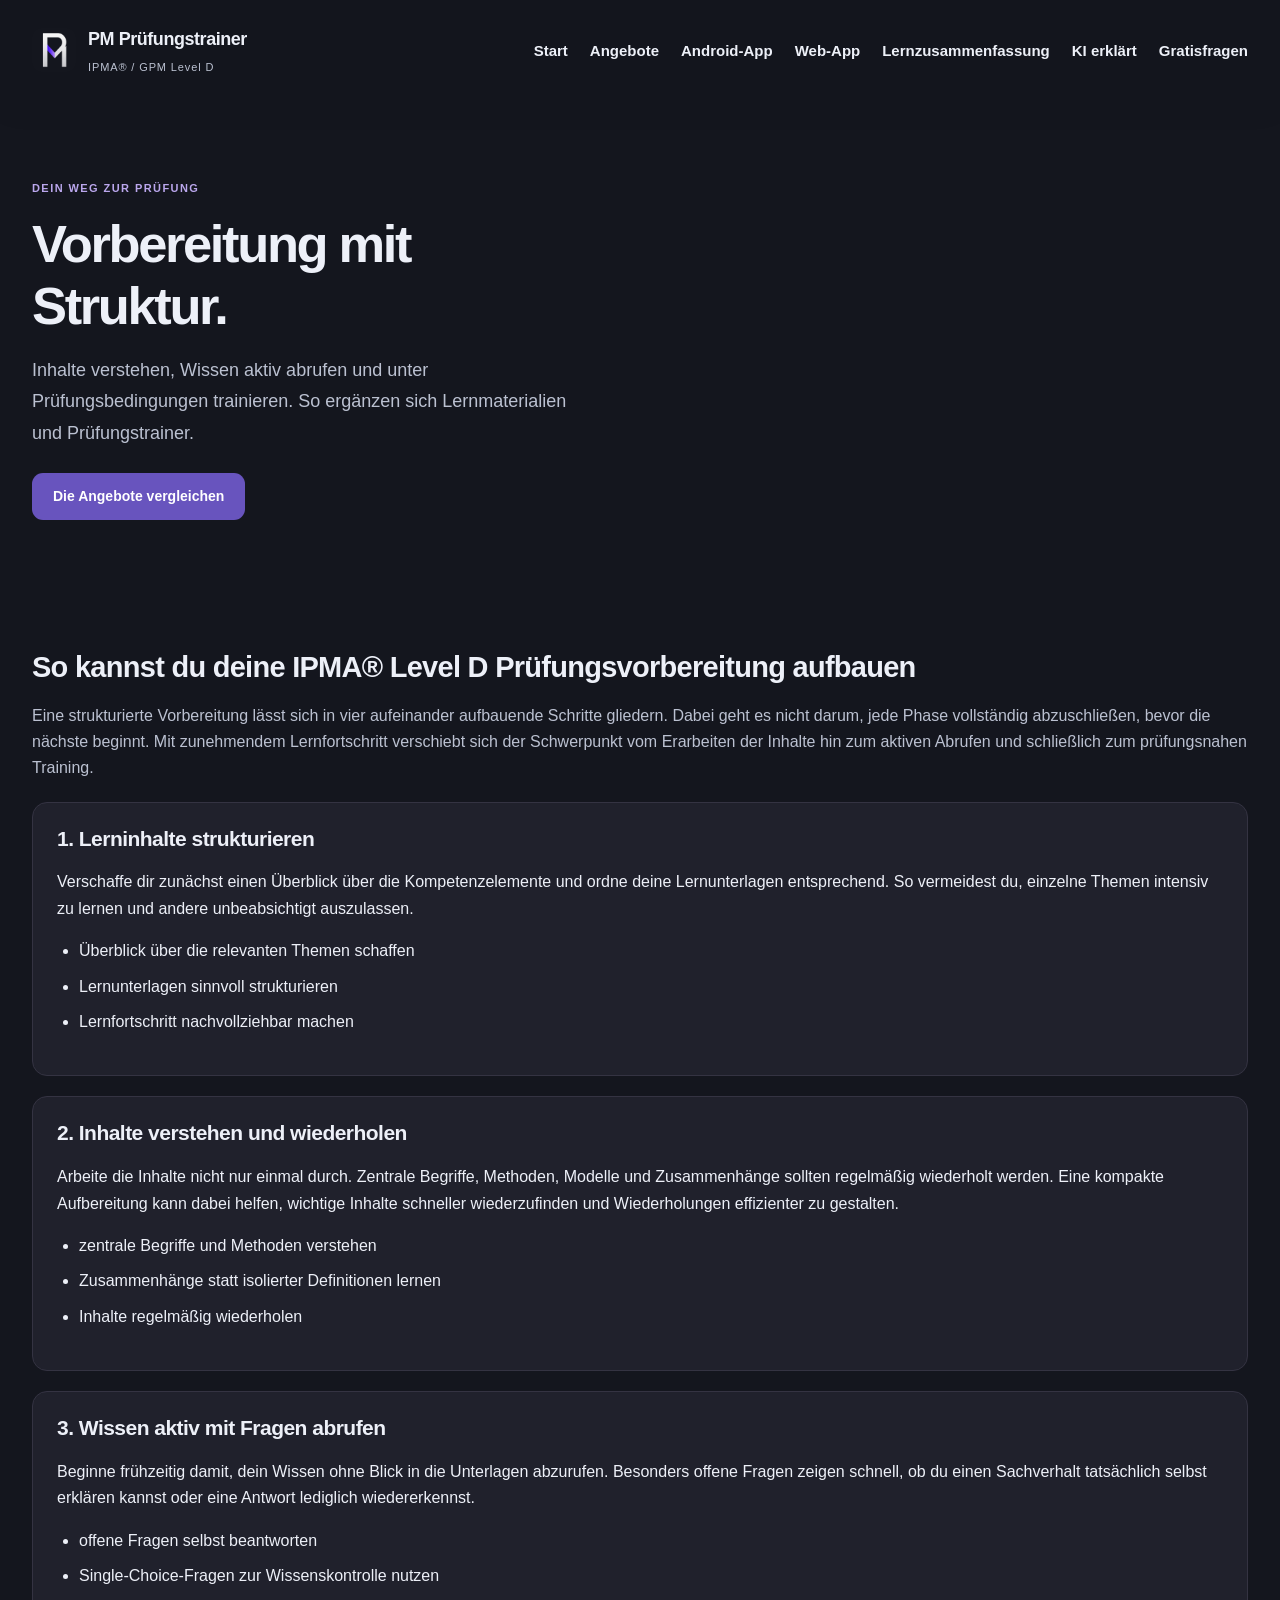
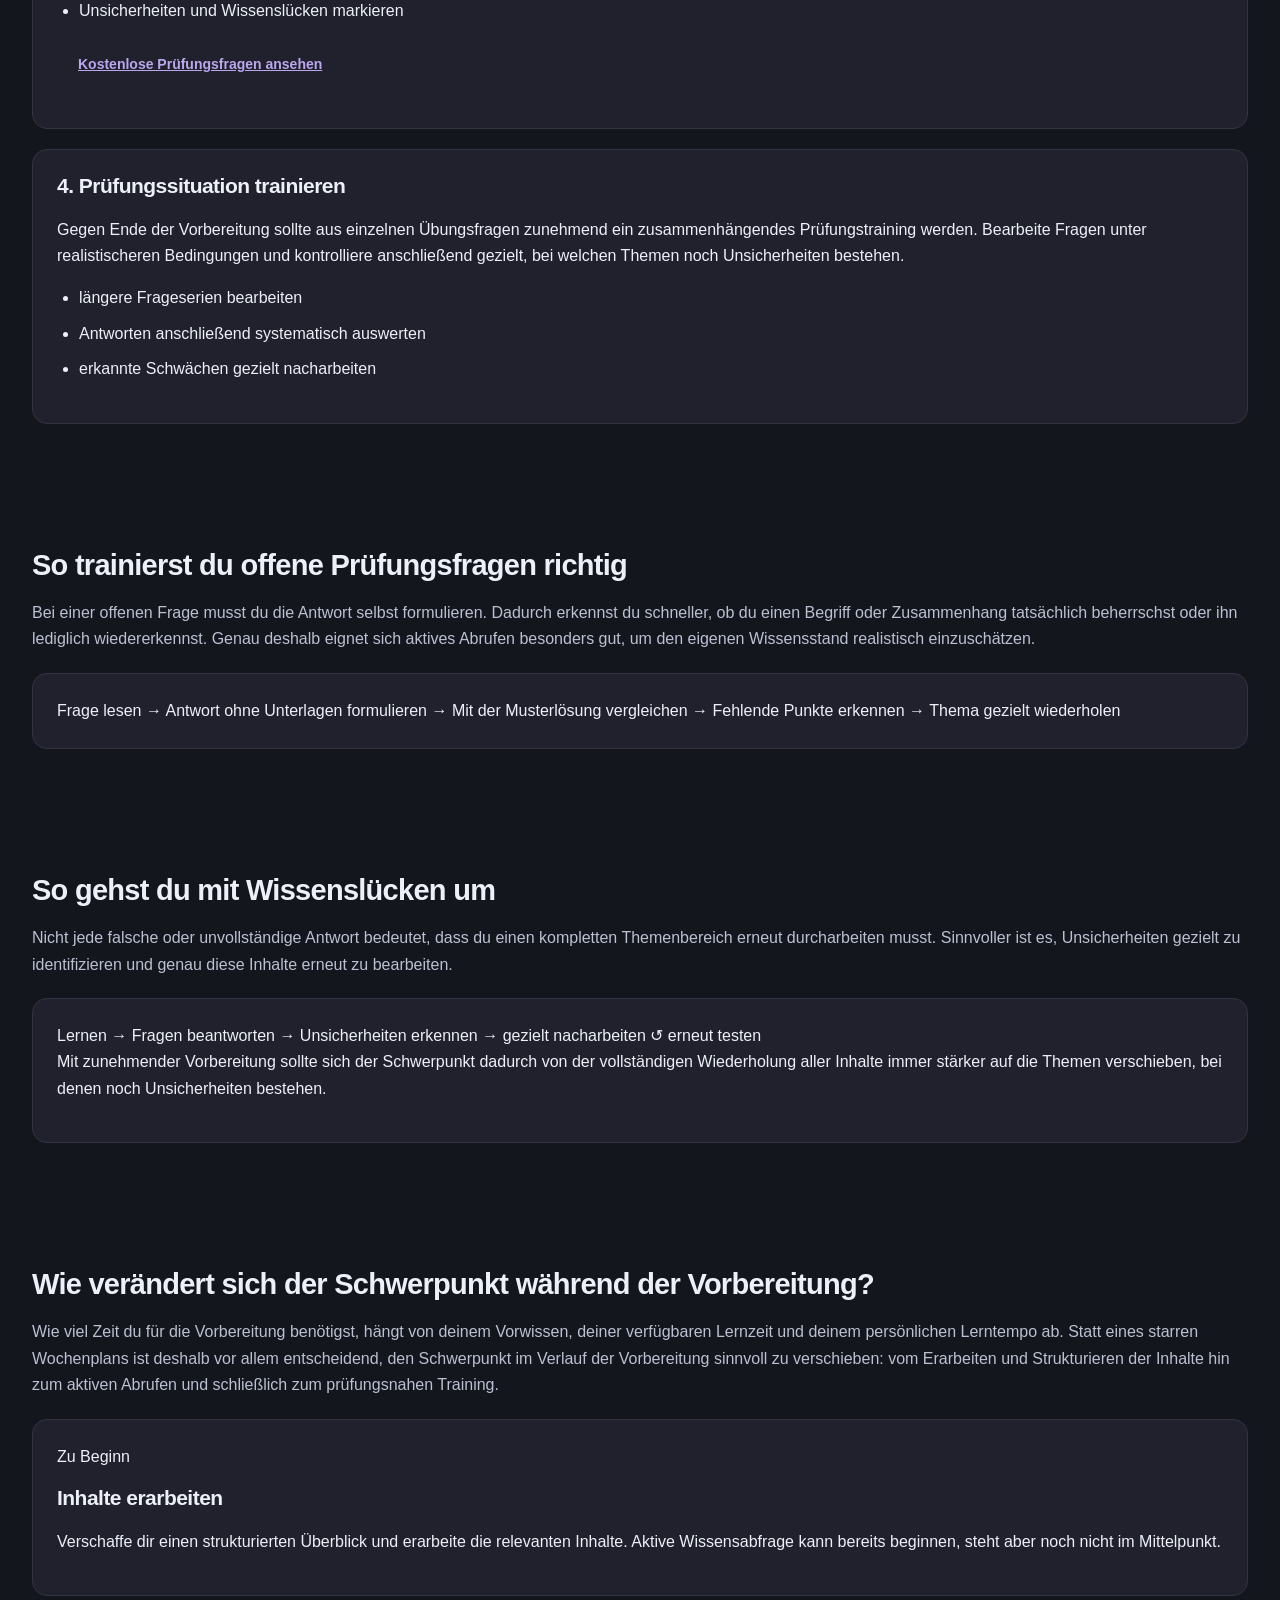
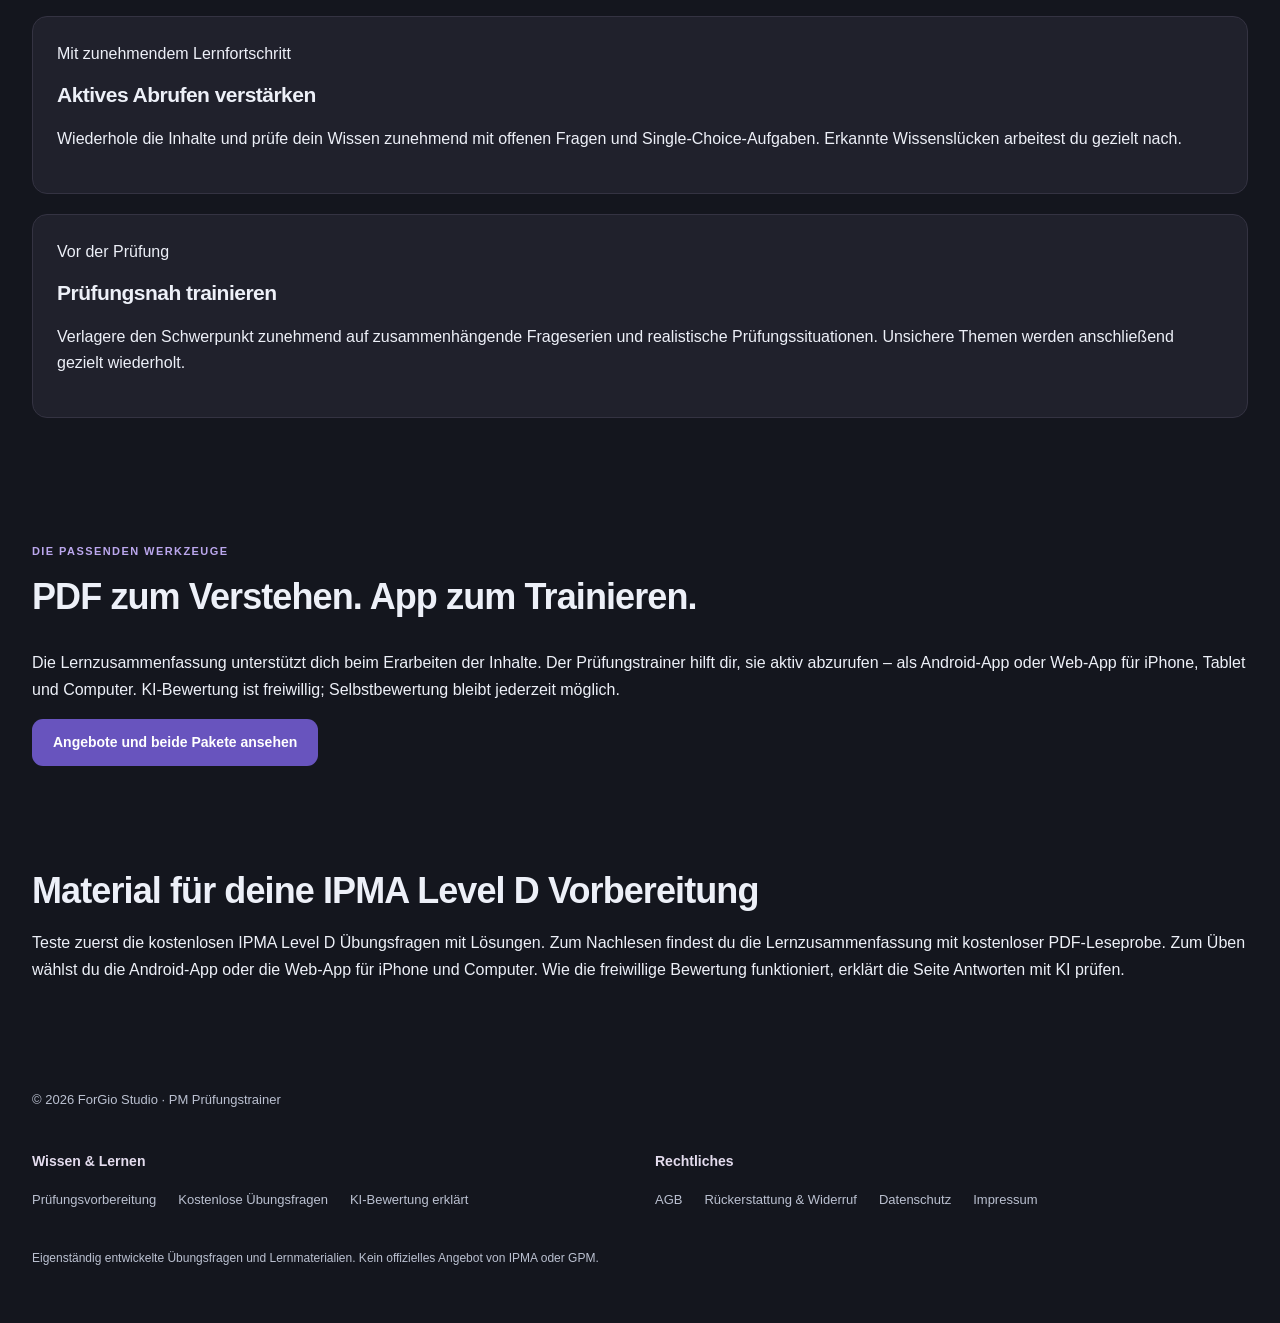
<file: ipma-level-d-pruefungsvorbereitung.html>
<!doctype html><html lang="de"><head><meta charset="utf-8"><meta name="viewport" content="width=device-width,initial-scale=1"><meta name="robots" content="index,follow,max-image-preview:large"><title>IPMA Level D Prüfungsvorbereitung: Lernen mit Struktur | PM Prüfungstrainer</title><meta name="description" content="So bereitest du dich auf IPMA / GPM Level D vor: Lerninhalte verstehen, Übungsfragen beantworten und die Prüfung mit dem PM Prüfungstrainer simulieren."><link rel="canonical" href="https://pm-pruefungstrainer.de/ipma-level-d-pruefungsvorbereitung.html"><link rel="icon" type="image/png" href="assets/images/favicon.png?v=20261128"><link rel="stylesheet" href="assets/css/website-v2.css"><script src="assets/js/website-v2.js" defer></script><!-- SEO START --><meta property="og:type" content="website"><meta property="og:locale" content="de_DE"><meta property="og:site_name" content="PM Prüfungstrainer"><meta property="og:url" content="https://pm-pruefungstrainer.de/ipma-level-d-pruefungsvorbereitung.html"><meta property="og:title" content="IPMA Level D Prüfungsvorbereitung: Lernen mit Struktur | PM Prüfungstrainer"><meta property="og:description" content="So bereitest du dich auf IPMA / GPM Level D vor: Lerninhalte verstehen, Übungsfragen beantworten und die Prüfung mit dem PM Prüfungstrainer simulieren."><meta property="og:image" content="https://pm-pruefungstrainer.de/assets/images/favicon.png"><meta name="twitter:card" content="summary"><script type="application/ld+json">{"@context": "https://schema.org", "@graph": [{"@type": "Organization", "@id": "https://pm-pruefungstrainer.de/#organization", "name": "ForGio Studio", "url": "https://pm-pruefungstrainer.de/"}, {"@type": "WebSite", "@id": "https://pm-pruefungstrainer.de/#website", "name": "PM Prüfungstrainer", "url": "https://pm-pruefungstrainer.de/", "inLanguage": "de-DE", "publisher": {"@id": "https://pm-pruefungstrainer.de/#organization"}}, {"@type": "WebPage", "@id": "https://pm-pruefungstrainer.de/ipma-level-d-pruefungsvorbereitung.html#webpage", "url": "https://pm-pruefungstrainer.de/ipma-level-d-pruefungsvorbereitung.html", "name": "IPMA Level D Prüfungsvorbereitung: Lernen mit Struktur", "description": "So bereitest du dich auf IPMA / GPM Level D vor: Lerninhalte verstehen, Übungsfragen beantworten und die Prüfung mit dem PM Prüfungstrainer simulieren.", "inLanguage": "de-DE", "isPartOf": {"@id": "https://pm-pruefungstrainer.de/#website"}}, {"@type": "BreadcrumbList", "itemListElement": [{"@type": "ListItem", "position": 1, "name": "PM Prüfungstrainer", "item": "https://pm-pruefungstrainer.de/"}, {"@type": "ListItem", "position": 2, "name": "IPMA Level D Prüfungsvorbereitung: Lernen mit Struktur", "item": "https://pm-pruefungstrainer.de/ipma-level-d-pruefungsvorbereitung.html"}]}]}</script><!-- SEO END --><script src="assets/js/download-counts.js" defer></script></head><body><a class="skip" href="#main">Zum Inhalt</a><header class="site-header"><div class="container nav-wrap"><a class="brand" href="index.html"><img src="assets/images/favicon.png" alt="" width="42" height="42"><span><strong>PM Prüfungstrainer</strong><small>IPMA® / GPM Level D</small></span></a><button class="nav-toggle" aria-label="Navigation öffnen" aria-expanded="false">☰</button><nav class="main-nav" aria-label="Hauptnavigation"><a href="index.html">Start</a><a href="index.html#angebote">Angebote</a><a href="app.html">Android-App</a><a href="web-app.html">Web-App</a><a href="ipma-level-d-lernzusammenfassung.html">Lernzusammenfassung</a><a href="ki-bewertung.html">KI erklärt</a><a href="ipma-level-d-pruefungsfragen.html">Gratisfragen</a></nav></div></header><main id="main"><section class="hero"><div class="container hero-grid"><div><p class="eyebrow">DEIN WEG ZUR PRÜFUNG</p><h1>Vorbereitung mit Struktur.</h1><p class="lead">Inhalte verstehen, Wissen aktiv abrufen und unter Prüfungsbedingungen trainieren. So ergänzen sich Lernmaterialien und Prüfungstrainer.</p><div class="actions"><a class="button primary" href="index.html#angebote">Die Angebote vergleichen</a></div></div><div class="hero-media"></div></div></section><div class="legacy-content"><section id="vorbereitungsguide" class="content-section">
        <div class="container">
          <h2>So kannst du deine IPMA® Level D Prüfungsvorbereitung aufbauen</h2>
          <p class="section-intro">Eine strukturierte Vorbereitung lässt sich in vier aufeinander aufbauende Schritte gliedern. Dabei geht es nicht darum, jede Phase vollständig abzuschließen, bevor die nächste beginnt. Mit zunehmendem Lernfortschritt verschiebt sich der Schwerpunkt vom Erarbeiten der Inhalte hin zum aktiven Abrufen und schließlich zum prüfungsnahen Training.</p>
          <div class="steps-grid">
            <article class="panel step-card">
              <h3>1. Lerninhalte strukturieren</h3>
              <p>Verschaffe dir zunächst einen Überblick über die Kompetenzelemente und ordne deine Lernunterlagen entsprechend. So vermeidest du, einzelne Themen intensiv zu lernen und andere unbeabsichtigt auszulassen.</p>
              <ul class="feature-list">
                <li>Überblick über die relevanten Themen schaffen</li>
                <li>Lernunterlagen sinnvoll strukturieren</li>
                <li>Lernfortschritt nachvollziehbar machen</li>
              </ul>
            </article>
            <article class="panel step-card">
              <h3>2. Inhalte verstehen und wiederholen</h3>
              <p>Arbeite die Inhalte nicht nur einmal durch. Zentrale Begriffe, Methoden, Modelle und Zusammenhänge sollten regelmäßig wiederholt werden. Eine kompakte Aufbereitung kann dabei helfen, wichtige Inhalte schneller wiederzufinden und Wiederholungen effizienter zu gestalten.</p>
              <ul class="feature-list">
                <li>zentrale Begriffe und Methoden verstehen</li>
                <li>Zusammenhänge statt isolierter Definitionen lernen</li>
                <li>Inhalte regelmäßig wiederholen</li>
              </ul>
            </article>
            <article class="panel step-card">
              <h3>3. Wissen aktiv mit Fragen abrufen</h3>
              <p>Beginne frühzeitig damit, dein Wissen ohne Blick in die Unterlagen abzurufen. Besonders offene Fragen zeigen schnell, ob du einen Sachverhalt tatsächlich selbst erklären kannst oder eine Antwort lediglich wiedererkennst.</p>
              <ul class="feature-list">
                <li>offene Fragen selbst beantworten</li>
                <li>Single-Choice-Fragen zur Wissenskontrolle nutzen</li>
                <li>Unsicherheiten und Wissenslücken markieren</li>
              </ul>
              <p><a href="ipma-level-d-pruefungsfragen.html" class="button button-secondary">Kostenlose Prüfungsfragen ansehen</a></p>
            </article>
            <article class="panel step-card">
              <h3>4. Prüfungssituation trainieren</h3>
              <p>Gegen Ende der Vorbereitung sollte aus einzelnen Übungsfragen zunehmend ein zusammenhängendes Prüfungstraining werden. Bearbeite Fragen unter realistischeren Bedingungen und kontrolliere anschließend gezielt, bei welchen Themen noch Unsicherheiten bestehen.</p>
              <ul class="feature-list">
                <li>längere Frageserien bearbeiten</li>
                <li>Antworten anschließend systematisch auswerten</li>
                <li>erkannte Schwächen gezielt nacharbeiten</li>
              </ul>
            </article>
          </div>
        </div>
      </section><section class="content-section">
        <div class="container">
          <h2>So trainierst du offene Prüfungsfragen richtig</h2>
          <p class="section-intro">Bei einer offenen Frage musst du die Antwort selbst formulieren. Dadurch erkennst du schneller, ob du einen Begriff oder Zusammenhang tatsächlich beherrschst oder ihn lediglich wiedererkennst. Genau deshalb eignet sich aktives Abrufen besonders gut, um den eigenen Wissensstand realistisch einzuschätzen.</p>
          <div class="panel section-copy">
            <div class="process-flow process-flow-linear">
              <span class="process-step">Frage lesen</span>
              <span class="process-arrow">→</span>
              <span class="process-step">Antwort ohne Unterlagen formulieren</span>
              <span class="process-arrow">→</span>
              <span class="process-step">Mit der Musterlösung vergleichen</span>
              <span class="process-arrow">→</span>
              <span class="process-step">Fehlende Punkte erkennen</span>
              <span class="process-arrow">→</span>
              <span class="process-step">Thema gezielt wiederholen</span>
            </div>
          </div>
        </div>
      </section><section class="content-section">
        <div class="container">
          <h2>So gehst du mit Wissenslücken um</h2>
          <p class="section-intro">Nicht jede falsche oder unvollständige Antwort bedeutet, dass du einen kompletten Themenbereich erneut durcharbeiten musst. Sinnvoller ist es, Unsicherheiten gezielt zu identifizieren und genau diese Inhalte erneut zu bearbeiten.</p>
          <div class="panel section-copy">
            <div class="process-flow process-flow-cycle">
              <span class="process-step">Lernen</span>
              <span class="process-arrow">→</span>
              <span class="process-step">Fragen beantworten</span>
              <span class="process-arrow">→</span>
              <span class="process-step">Unsicherheiten erkennen</span>
              <span class="process-arrow">→</span>
              <span class="process-step">gezielt nacharbeiten</span>
              <span class="process-arrow">↺</span>
              <span class="process-step">erneut testen</span>
            </div>
            <p>Mit zunehmender Vorbereitung sollte sich der Schwerpunkt dadurch von der vollständigen Wiederholung aller Inhalte immer stärker auf die Themen verschieben, bei denen noch Unsicherheiten bestehen.</p>
          </div>
        </div>
      </section><section class="content-section">
        <div class="container">
          <h2>Wie verändert sich der Schwerpunkt während der Vorbereitung?</h2>
          <p class="section-intro">Wie viel Zeit du für die Vorbereitung benötigst, hängt von deinem Vorwissen, deiner verfügbaren Lernzeit und deinem persönlichen Lerntempo ab. Statt eines starren Wochenplans ist deshalb vor allem entscheidend, den Schwerpunkt im Verlauf der Vorbereitung sinnvoll zu verschieben: vom Erarbeiten und Strukturieren der Inhalte hin zum aktiven Abrufen und schließlich zum prüfungsnahen Training.</p>
          <div class="prep-timeline">
            <article class="panel timeline-card">
              <p class="timeline-kicker">Zu Beginn</p>
              <h3>Inhalte erarbeiten</h3>
              <p>Verschaffe dir einen strukturierten Überblick und erarbeite die relevanten Inhalte. Aktive Wissensabfrage kann bereits beginnen, steht aber noch nicht im Mittelpunkt.</p>
            </article>
            <article class="panel timeline-card">
              <p class="timeline-kicker">Mit zunehmendem Lernfortschritt</p>
              <h3>Aktives Abrufen verstärken</h3>
              <p>Wiederhole die Inhalte und prüfe dein Wissen zunehmend mit offenen Fragen und Single-Choice-Aufgaben. Erkannte Wissenslücken arbeitest du gezielt nach.</p>
            </article>
            <article class="panel timeline-card">
              <p class="timeline-kicker">Vor der Prüfung</p>
              <h3>Prüfungsnah trainieren</h3>
              <p>Verlagere den Schwerpunkt zunehmend auf zusammenhängende Frageserien und realistische Prüfungssituationen. Unsichere Themen werden anschließend gezielt wiederholt.</p>
            </article>
          </div>
        </div>
      </section></div><section class="section"><div class="container"><div class="section-head"><p class="eyebrow">DIE PASSENDEN WERKZEUGE</p><h2>PDF zum Verstehen. App zum Trainieren.</h2></div><p>Die Lernzusammenfassung unterstützt dich beim Erarbeiten der Inhalte. Der Prüfungstrainer hilft dir, sie aktiv abzurufen – als Android-App oder Web-App für iPhone, Tablet und Computer. KI-Bewertung ist freiwillig; Selbstbewertung bleibt jederzeit möglich.</p><a class="button primary" href="index.html#angebote">Angebote und beide Pakete ansehen</a></div></section><section class="section"><div class="container"><h2>Material für deine IPMA Level D Vorbereitung</h2><p>Teste zuerst die <a href="ipma-level-d-pruefungsfragen.html">kostenlosen IPMA Level D Übungsfragen mit Lösungen</a>. Zum Nachlesen findest du die <a href="ipma-level-d-lernzusammenfassung.html">Lernzusammenfassung mit kostenloser PDF-Leseprobe</a>. Zum Üben wählst du die <a href="app.html">Android-App</a> oder die <a href="web-app.html">Web-App für iPhone und Computer</a>. Wie die freiwillige Bewertung funktioniert, erklärt die Seite <a href="ki-bewertung.html">Antworten mit KI prüfen</a>.</p></div></section></main><footer><div class="container footer"><span>© 2026 ForGio Studio · PM Prüfungstrainer</span><div class="footer-groups"><nav aria-label="Wissen und Lernen"><strong>Wissen &amp; Lernen</strong><a href="ipma-level-d-pruefungsvorbereitung.html">Prüfungsvorbereitung</a><a href="ipma-level-d-pruefungsfragen.html">Kostenlose Übungsfragen</a><a href="ki-bewertung.html">KI-Bewertung erklärt</a></nav><nav aria-label="Rechtliches"><strong>Rechtliches</strong><a href="agb.html">AGB</a><a href="rueckerstattung.html">Rückerstattung &amp; Widerruf</a><a href="datenschutz.html">Datenschutz</a><a href="impressum.html">Impressum</a></nav></div><p>Eigenständig entwickelte Übungsfragen und Lernmaterialien. Kein offizielles Angebot von IPMA oder GPM.</p></div></footer></body></html>
</file>
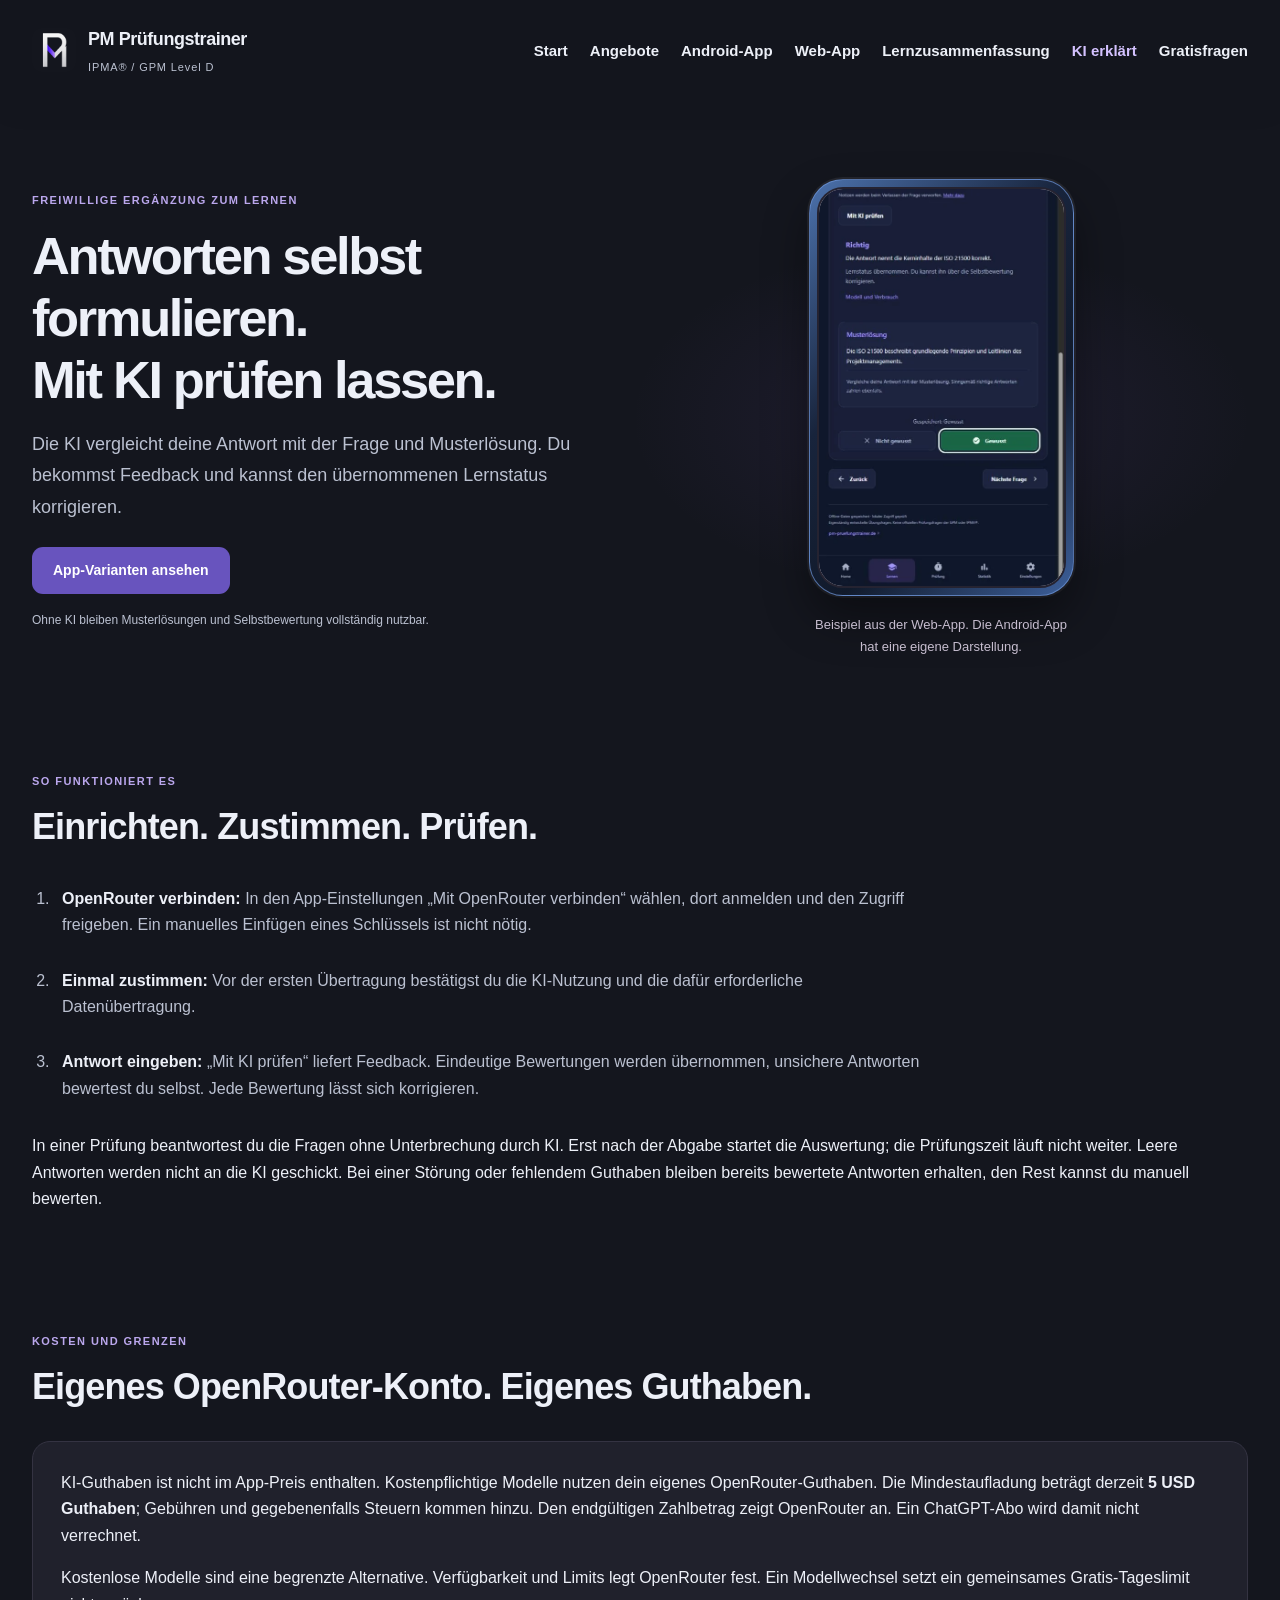
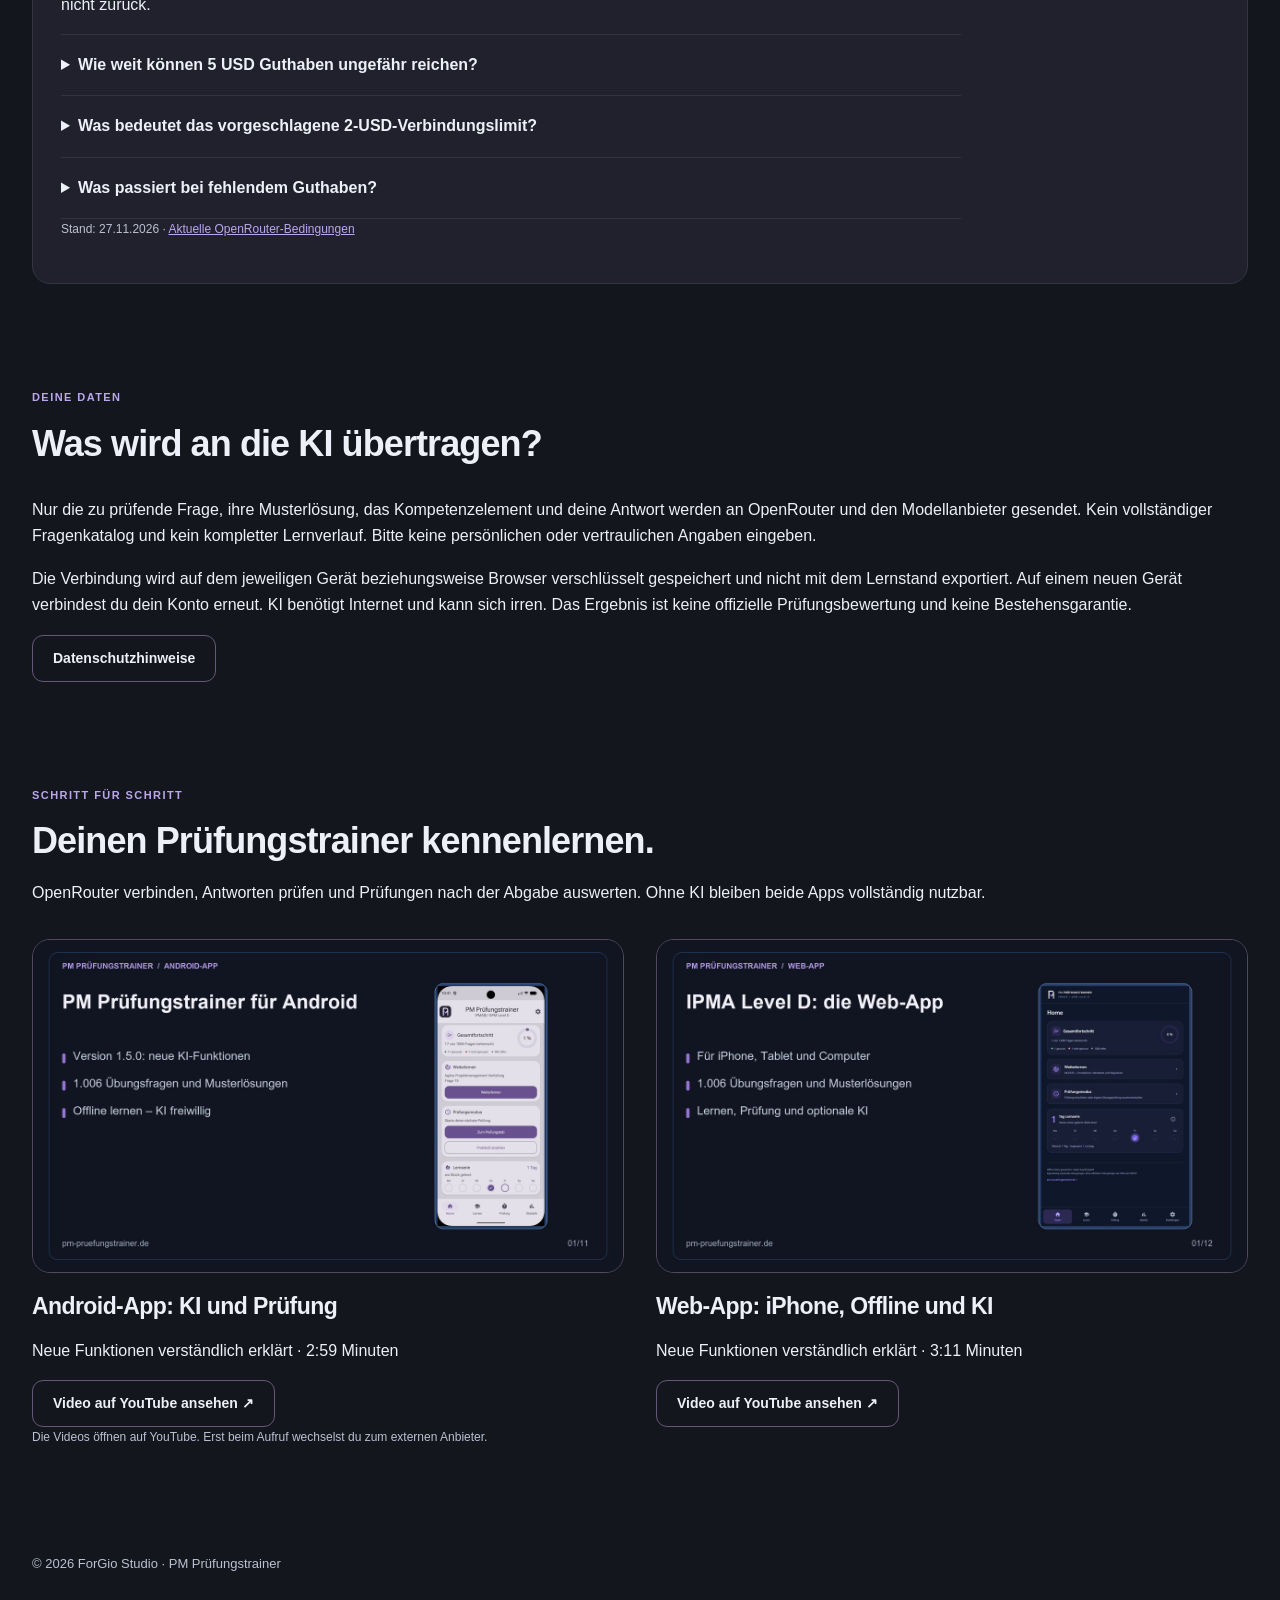
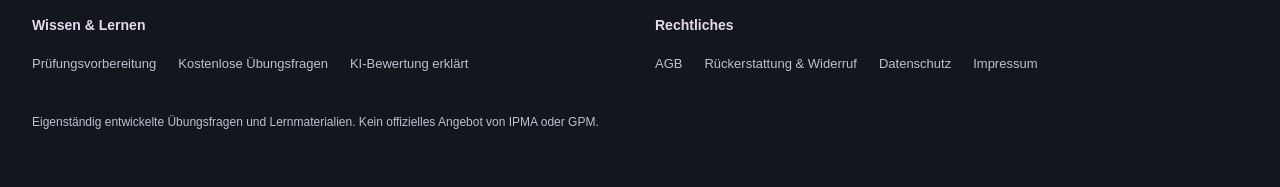
<file: ki-bewertung.html>
<!doctype html><html lang="de"><head><meta charset="utf-8"><meta name="viewport" content="width=device-width,initial-scale=1"><meta name="robots" content="index,follow,max-image-preview:large"><title>IPMA Level D Antworten mit KI prüfen – Kosten &amp; Ablauf | PM Prüfungstrainer</title><meta name="description" content="Eigene Antworten optional mit KI prüfen: OpenRouter verbinden, einmal zustimmen und Feedback erhalten. Einrichtung, Zusatzkosten und Datenschutz erklärt."><link rel="canonical" href="https://pm-pruefungstrainer.de/ki-bewertung.html"><link rel="icon" type="image/png" href="assets/images/favicon.png?v=20261128"><link rel="stylesheet" href="assets/css/website-v2.css"><script src="assets/js/website-v2.js" defer></script><!-- SEO START --><meta property="og:type" content="website"><meta property="og:locale" content="de_DE"><meta property="og:site_name" content="PM Prüfungstrainer"><meta property="og:url" content="https://pm-pruefungstrainer.de/ki-bewertung.html"><meta property="og:title" content="IPMA Level D Antworten mit KI prüfen – Kosten &amp; Ablauf | PM Prüfungstrainer"><meta property="og:description" content="Eigene Antworten optional mit KI prüfen: OpenRouter verbinden, einmal zustimmen und Feedback erhalten. Einrichtung, Zusatzkosten und Datenschutz erklärt."><meta property="og:image" content="https://pm-pruefungstrainer.de/assets/images/favicon.png"><meta name="twitter:card" content="summary"><script type="application/ld+json">{"@context": "https://schema.org", "@graph": [{"@type": "Organization", "@id": "https://pm-pruefungstrainer.de/#organization", "name": "ForGio Studio", "url": "https://pm-pruefungstrainer.de/"}, {"@type": "WebSite", "@id": "https://pm-pruefungstrainer.de/#website", "name": "PM Prüfungstrainer", "url": "https://pm-pruefungstrainer.de/", "inLanguage": "de-DE", "publisher": {"@id": "https://pm-pruefungstrainer.de/#organization"}}, {"@type": "WebPage", "@id": "https://pm-pruefungstrainer.de/ki-bewertung.html#webpage", "url": "https://pm-pruefungstrainer.de/ki-bewertung.html", "name": "IPMA Level D Antworten mit KI prüfen – Kosten & Ablauf", "description": "Eigene Antworten optional mit KI prüfen: OpenRouter verbinden, einmal zustimmen und Feedback erhalten. Einrichtung, Zusatzkosten und Datenschutz erklärt.", "inLanguage": "de-DE", "isPartOf": {"@id": "https://pm-pruefungstrainer.de/#website"}}, {"@type": "BreadcrumbList", "itemListElement": [{"@type": "ListItem", "position": 1, "name": "PM Prüfungstrainer", "item": "https://pm-pruefungstrainer.de/"}, {"@type": "ListItem", "position": 2, "name": "IPMA Level D Antworten mit KI prüfen – Kosten & Ablauf", "item": "https://pm-pruefungstrainer.de/ki-bewertung.html"}]}]}</script><!-- SEO END --><script src="assets/js/download-counts.js" defer></script></head><body><a class="skip" href="#main">Zum Inhalt</a><header class="site-header"><div class="container nav-wrap"><a class="brand" href="index.html"><img src="assets/images/favicon.png" alt="" width="42" height="42"><span><strong>PM Prüfungstrainer</strong><small>IPMA® / GPM Level D</small></span></a><button class="nav-toggle" aria-label="Navigation öffnen" aria-expanded="false">☰</button><nav class="main-nav" aria-label="Hauptnavigation"><a href="index.html">Start</a><a href="index.html#angebote">Angebote</a><a href="app.html">Android-App</a><a href="web-app.html">Web-App</a><a href="ipma-level-d-lernzusammenfassung.html">Lernzusammenfassung</a><a href="ki-bewertung.html" aria-current="page">KI erklärt</a><a href="ipma-level-d-pruefungsfragen.html">Gratisfragen</a></nav></div></header><main id="main"><section class="hero"><div class="container hero-grid"><div><p class="eyebrow">FREIWILLIGE ERGÄNZUNG ZUM LERNEN</p><h1>Antworten selbst formulieren.<br>Mit KI prüfen lassen.</h1><p class="lead">Die KI vergleicht deine Antwort mit der Frage und Musterlösung. Du bekommst Feedback und kannst den übernommenen Lernstatus korrigieren.</p><div class="actions"><a class="button primary" href="index.html#angebote">App-Varianten ansehen</a></div><p class="fine">Ohne KI bleiben Musterlösungen und Selbstbewertung vollständig nutzbar.</p></div><div class="hero-media"><figure class="shot phone"><a href="assets/images/optimiert/web-ki-ergebnis.webp" target="_blank" rel="noopener" aria-label="Bild vergrößern: Web-App: echtes KI-Feedback"><img src="assets/images/optimiert/web-ki-ergebnis.webp" alt="Web-App: echtes KI-Feedback" loading="eager" width="536" height="869"></a><figcaption>Beispiel aus der Web-App. Die Android-App hat eine eigene Darstellung.</figcaption></figure></div></div></section><section class="section"><div class="container"><div class="section-head"><p class="eyebrow">SO FUNKTIONIERT ES</p><h2>Einrichten. Zustimmen. Prüfen.</h2></div><ol class="setup"><li><strong>OpenRouter verbinden:</strong> In den App-Einstellungen „Mit OpenRouter verbinden“ wählen, dort anmelden und den Zugriff freigeben. Ein manuelles Einfügen eines Schlüssels ist nicht nötig.</li><li><strong>Einmal zustimmen:</strong> Vor der ersten Übertragung bestätigst du die KI-Nutzung und die dafür erforderliche Datenübertragung.</li><li><strong>Antwort eingeben:</strong> „Mit KI prüfen“ liefert Feedback. Eindeutige Bewertungen werden übernommen, unsichere Antworten bewertest du selbst. Jede Bewertung lässt sich korrigieren.</li></ol><p>In einer Prüfung beantwortest du die Fragen ohne Unterbrechung durch KI. Erst nach der Abgabe startet die Auswertung; die Prüfungszeit läuft nicht weiter. Leere Antworten werden nicht an die KI geschickt. Bei einer Störung oder fehlendem Guthaben bleiben bereits bewertete Antworten erhalten, den Rest kannst du manuell bewerten.</p></div></section><section class="section"><div class="container"><div class="section-head"><p class="eyebrow">KOSTEN UND GRENZEN</p><h2>Eigenes OpenRouter-Konto. Eigenes Guthaben.</h2></div><div class="info"><p>KI-Guthaben ist nicht im App-Preis enthalten. Kostenpflichtige Modelle nutzen dein eigenes OpenRouter-Guthaben. Die Mindestaufladung beträgt derzeit <strong>5 USD Guthaben</strong>; Gebühren und gegebenenfalls Steuern kommen hinzu. Den endgültigen Zahlbetrag zeigt OpenRouter an. Ein ChatGPT-Abo wird damit nicht verrechnet.</p><p>Kostenlose Modelle sind eine begrenzte Alternative. Verfügbarkeit und Limits legt OpenRouter fest. Ein Modellwechsel setzt ein gemeinsames Gratis-Tageslimit nicht zurück.</p><div class="faq"><details><summary>Wie weit können 5 USD Guthaben ungefähr reichen?</summary><p>Mit Google Gemini 2.5 Flash Lite ergeben unsere Web-App-Tests folgende Hochrechnung: Mit 5 USD Guthaben kannst du ungefähr 60.000 Antworten auf einzelne Fragen prüfen lassen. Das entspricht rechnerisch rund 60 vollständigen Durchgängen durch unseren Katalog mit 1.006 Fragen. Alternativ reicht dasselbe Guthaben in unserer Hochrechnung für ungefähr 900 Gesamtprüfungen mit jeweils 115 Fragen, davon 91 offene Antworten. Die beiden Angaben sind Alternativen und lassen sich nicht addieren. Prüfungsantworten werden in Paketen bewertet und sind pro Antwort günstiger. Grundlage: 55 Einzelbewertungen und Prüfungsdurchläufe mit jeweils 91 offenen Antworten vom 27.11.2026, mit 10 % Kostenpuffer gerechnet und abgerundet. Keine garantierte Reichweite und keine separate Android-Kostenmessung: Textlänge, Modell, Preise, Fehlversuche und Zwischenspeicherung beeinflussen die Kosten.</p></details><details><summary>Was bedeutet das vorgeschlagene 2-USD-Verbindungslimit?</summary><p>Das Verbindungslimit ist nicht dein Guthaben. Es begrenzt die Ausgaben über diese App-Verbindung und kann bei OpenRouter angepasst werden. Es kann erreicht sein, obwohl dein Konto noch Guthaben hat.</p></details><details><summary>Was passiert bei fehlendem Guthaben?</summary><p>Du kannst die noch offenen Antworten selbst bewerten. Ein technischer Fehler wird nicht als falsche Antwort gewertet. Ob du Guthaben auflädst oder später erneut prüfst, entscheidest du selbst.</p></details></div><p class="fine">Stand: 27.11.2026 · <a href="https://openrouter.ai/terms/" target="_blank" rel="noopener">Aktuelle OpenRouter-Bedingungen</a></p></div></div></section><section class="section"><div class="container"><div class="section-head"><p class="eyebrow">DEINE DATEN</p><h2>Was wird an die KI übertragen?</h2></div><p>Nur die zu prüfende Frage, ihre Musterlösung, das Kompetenzelement und deine Antwort werden an OpenRouter und den Modellanbieter gesendet. Kein vollständiger Fragenkatalog und kein kompletter Lernverlauf. Bitte keine persönlichen oder vertraulichen Angaben eingeben.</p><p>Die Verbindung wird auf dem jeweiligen Gerät beziehungsweise Browser verschlüsselt gespeichert und nicht mit dem Lernstand exportiert. Auf einem neuen Gerät verbindest du dein Konto erneut. KI benötigt Internet und kann sich irren. Das Ergebnis ist keine offizielle Prüfungsbewertung und keine Bestehensgarantie.</p><a class="button secondary" href="datenschutz.html">Datenschutzhinweise</a></div></section><section class="section" id="video-anleitungen"><div class="container"><div class="section-head"><p class="eyebrow">SCHRITT FÜR SCHRITT</p><h2>Deinen Prüfungstrainer kennenlernen.</h2><p>OpenRouter verbinden, Antworten prüfen und Prüfungen nach der Abgabe auswerten. Ohne KI bleiben beide Apps vollständig nutzbar.</p></div><div class="tutorial-grid"><article class="tutorial-card"><a href="https://youtu.be/3AhcfMbTCcU" target="_blank" rel="noopener"><img src="assets/images/video-android.jpg" width="1280" height="720" loading="lazy" alt="Video-Anleitung: Android-App: KI und Prüfung"><h3>Android-App: KI und Prüfung</h3></a><p>Neue Funktionen verständlich erklärt · 2:59 Minuten</p><a class="button secondary" href="https://youtu.be/3AhcfMbTCcU" target="_blank" rel="noopener">Video auf YouTube ansehen ↗</a></article><article class="tutorial-card"><a href="https://youtu.be/iJZnAu9nBno" target="_blank" rel="noopener"><img src="assets/images/video-web.jpg" width="1280" height="720" loading="lazy" alt="Video-Anleitung: Web-App: iPhone, Offline und KI"><h3>Web-App: iPhone, Offline und KI</h3></a><p>Neue Funktionen verständlich erklärt · 3:11 Minuten</p><a class="button secondary" href="https://youtu.be/iJZnAu9nBno" target="_blank" rel="noopener">Video auf YouTube ansehen ↗</a></article></div><p class="fine">Die Videos öffnen auf YouTube. Erst beim Aufruf wechselst du zum externen Anbieter.</p></div></section></main><footer><div class="container footer"><span>© 2026 ForGio Studio · PM Prüfungstrainer</span><div class="footer-groups"><nav aria-label="Wissen und Lernen"><strong>Wissen &amp; Lernen</strong><a href="ipma-level-d-pruefungsvorbereitung.html">Prüfungsvorbereitung</a><a href="ipma-level-d-pruefungsfragen.html">Kostenlose Übungsfragen</a><a href="ki-bewertung.html">KI-Bewertung erklärt</a></nav><nav aria-label="Rechtliches"><strong>Rechtliches</strong><a href="agb.html">AGB</a><a href="rueckerstattung.html">Rückerstattung &amp; Widerruf</a><a href="datenschutz.html">Datenschutz</a><a href="impressum.html">Impressum</a></nav></div><p>Eigenständig entwickelte Übungsfragen und Lernmaterialien. Kein offizielles Angebot von IPMA oder GPM.</p></div></footer></body></html>
</file>
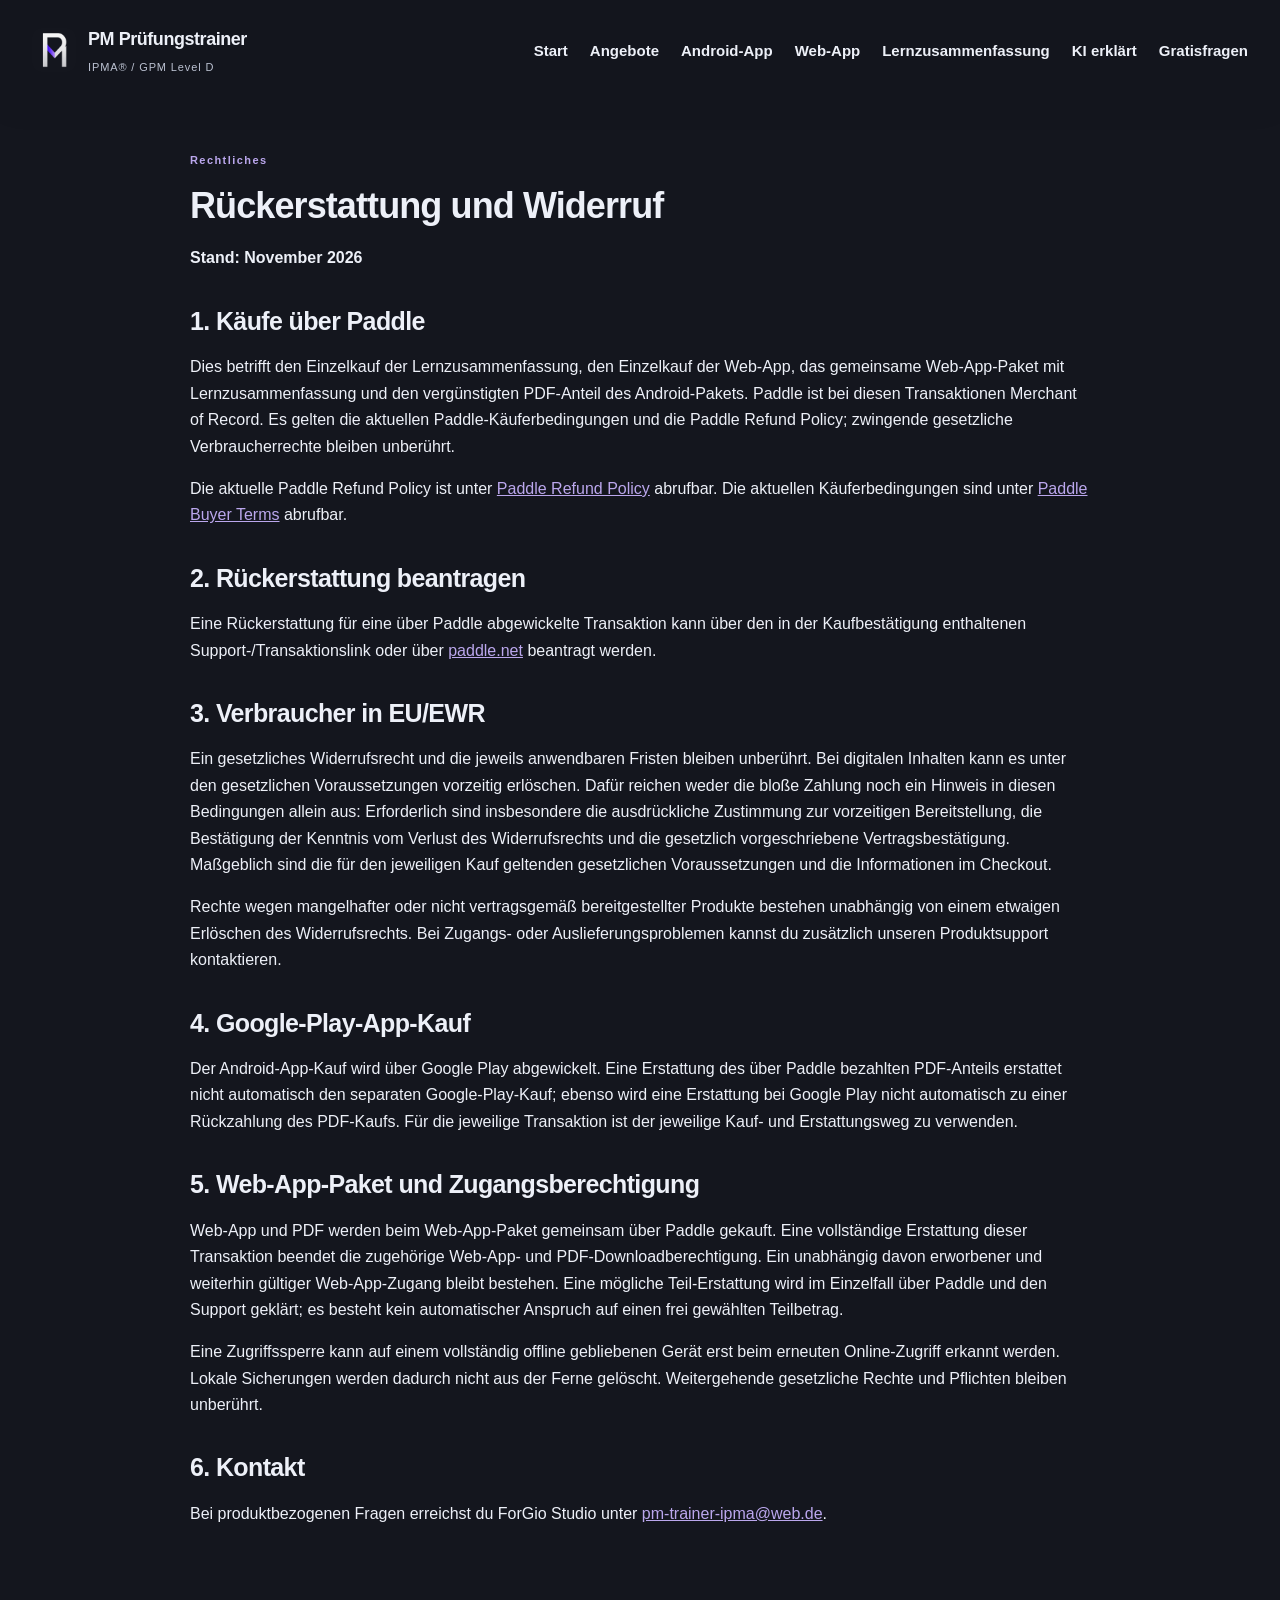
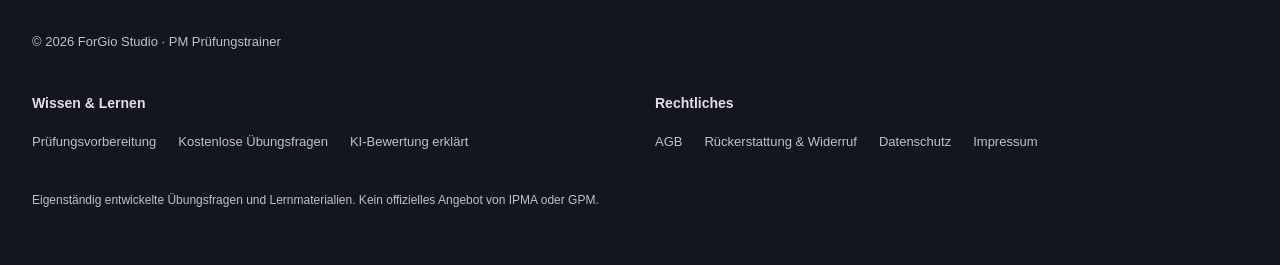
<file: rueckerstattung.html>
<!doctype html><html lang="de"><head><meta charset="utf-8"><meta name="viewport" content="width=device-width,initial-scale=1"><meta name="robots" content="index,follow,max-image-preview:large"><title>Rückerstattung &amp; Widerruf | PM Prüfungstrainer</title><meta name="description" content="Informationen von ForGio Studio zu Rückerstattung und Widerruf beim Kauf digitaler Produkte des PM Prüfungstrainers."><link rel="canonical" href="https://pm-pruefungstrainer.de/rueckerstattung.html"><link rel="icon" type="image/png" href="assets/images/favicon.png?v=20261128"><link rel="stylesheet" href="assets/css/website-v2.css"><script src="assets/js/website-v2.js" defer></script><!-- SEO START --><meta property="og:type" content="website"><meta property="og:locale" content="de_DE"><meta property="og:site_name" content="PM Prüfungstrainer"><meta property="og:url" content="https://pm-pruefungstrainer.de/rueckerstattung.html"><meta property="og:title" content="Rückerstattung &amp; Widerruf | PM Prüfungstrainer"><meta property="og:description" content="Informationen von ForGio Studio zu Rückerstattung und Widerruf beim Kauf digitaler Produkte des PM Prüfungstrainers."><meta property="og:image" content="https://pm-pruefungstrainer.de/assets/images/favicon.png"><meta name="twitter:card" content="summary"><script type="application/ld+json">{"@context": "https://schema.org", "@graph": [{"@type": "Organization", "@id": "https://pm-pruefungstrainer.de/#organization", "name": "ForGio Studio", "url": "https://pm-pruefungstrainer.de/"}, {"@type": "WebSite", "@id": "https://pm-pruefungstrainer.de/#website", "name": "PM Prüfungstrainer", "url": "https://pm-pruefungstrainer.de/", "inLanguage": "de-DE", "publisher": {"@id": "https://pm-pruefungstrainer.de/#organization"}}, {"@type": "WebPage", "@id": "https://pm-pruefungstrainer.de/rueckerstattung.html#webpage", "url": "https://pm-pruefungstrainer.de/rueckerstattung.html", "name": "Rückerstattung & Widerruf | PM Prüfungstrainer", "description": "Informationen von ForGio Studio zu Rückerstattung und Widerruf beim Kauf digitaler Produkte des PM Prüfungstrainers.", "inLanguage": "de-DE", "isPartOf": {"@id": "https://pm-pruefungstrainer.de/#website"}}, {"@type": "BreadcrumbList", "itemListElement": [{"@type": "ListItem", "position": 1, "name": "PM Prüfungstrainer", "item": "https://pm-pruefungstrainer.de/"}, {"@type": "ListItem", "position": 2, "name": "Rückerstattung & Widerruf | PM Prüfungstrainer", "item": "https://pm-pruefungstrainer.de/rueckerstattung.html"}]}]}</script><!-- SEO END --><script src="assets/js/download-counts.js" defer></script></head><body><a class="skip" href="#main">Zum Inhalt</a><header class="site-header"><div class="container nav-wrap"><a class="brand" href="index.html"><img src="assets/images/favicon.png" alt="" width="42" height="42"><span><strong>PM Prüfungstrainer</strong><small>IPMA® / GPM Level D</small></span></a><button class="nav-toggle" aria-label="Navigation öffnen" aria-expanded="false">☰</button><nav class="main-nav" aria-label="Hauptnavigation"><a href="index.html">Start</a><a href="index.html#angebote">Angebote</a><a href="app.html">Android-App</a><a href="web-app.html">Web-App</a><a href="ipma-level-d-lernzusammenfassung.html">Lernzusammenfassung</a><a href="ki-bewertung.html">KI erklärt</a><a href="ipma-level-d-pruefungsfragen.html">Gratisfragen</a></nav></div></header><main id="main"><div class="legal-content"><div class="container narrow"><article class="panel legal-page">
      <p class="eyebrow">Rechtliches</p>
      <h1>Rückerstattung und Widerruf</h1>
      <p><strong>Stand: November 2026</strong></p>
      <h2>1. Käufe über Paddle</h2>
      <p>Dies betrifft den Einzelkauf der Lernzusammenfassung, den Einzelkauf der Web-App, das gemeinsame Web-App-Paket mit Lernzusammenfassung und den vergünstigten PDF-Anteil des Android-Pakets. Paddle ist bei diesen Transaktionen Merchant of Record. Es gelten die aktuellen Paddle-Käuferbedingungen und die Paddle Refund Policy; zwingende gesetzliche Verbraucherrechte bleiben unberührt.</p>
      <p>Die aktuelle Paddle Refund Policy ist unter <a href="https://www.paddle.com/legal/refund-policy" rel="noopener noreferrer">Paddle Refund Policy</a> abrufbar. Die aktuellen Käuferbedingungen sind unter <a href="https://www.paddle.com/legal/buyer-terms" rel="noopener noreferrer">Paddle Buyer Terms</a> abrufbar.</p>
      <h2>2. Rückerstattung beantragen</h2>
      <p>Eine Rückerstattung für eine über Paddle abgewickelte Transaktion kann über den in der Kaufbestätigung enthaltenen Support-/Transaktionslink oder über <a href="https://paddle.net" rel="noopener noreferrer">paddle.net</a> beantragt werden.</p>
      <h2>3. Verbraucher in EU/EWR</h2>
      <p>Ein gesetzliches Widerrufsrecht und die jeweils anwendbaren Fristen bleiben unberührt. Bei digitalen Inhalten kann es unter den gesetzlichen Voraussetzungen vorzeitig erlöschen. Dafür reichen weder die bloße Zahlung noch ein Hinweis in diesen Bedingungen allein aus: Erforderlich sind insbesondere die ausdrückliche Zustimmung zur vorzeitigen Bereitstellung, die Bestätigung der Kenntnis vom Verlust des Widerrufsrechts und die gesetzlich vorgeschriebene Vertragsbestätigung. Maßgeblich sind die für den jeweiligen Kauf geltenden gesetzlichen Voraussetzungen und die Informationen im Checkout.</p><p>Rechte wegen mangelhafter oder nicht vertragsgemäß bereitgestellter Produkte bestehen unabhängig von einem etwaigen Erlöschen des Widerrufsrechts. Bei Zugangs- oder Auslieferungsproblemen kannst du zusätzlich unseren Produktsupport kontaktieren.</p>
      <h2>4. Google-Play-App-Kauf</h2>
      <p>Der Android-App-Kauf wird über Google Play abgewickelt. Eine Erstattung des über Paddle bezahlten PDF-Anteils erstattet nicht automatisch den separaten Google-Play-Kauf; ebenso wird eine Erstattung bei Google Play nicht automatisch zu einer Rückzahlung des PDF-Kaufs. Für die jeweilige Transaktion ist der jeweilige Kauf- und Erstattungsweg zu verwenden.</p><h2>5. Web-App-Paket und Zugangsberechtigung</h2><p>Web-App und PDF werden beim Web-App-Paket gemeinsam über Paddle gekauft. Eine vollständige Erstattung dieser Transaktion beendet die zugehörige Web-App- und PDF-Downloadberechtigung. Ein unabhängig davon erworbener und weiterhin gültiger Web-App-Zugang bleibt bestehen. Eine mögliche Teil-Erstattung wird im Einzelfall über Paddle und den Support geklärt; es besteht kein automatischer Anspruch auf einen frei gewählten Teilbetrag.</p><p>Eine Zugriffssperre kann auf einem vollständig offline gebliebenen Gerät erst beim erneuten Online-Zugriff erkannt werden. Lokale Sicherungen werden dadurch nicht aus der Ferne gelöscht. Weitergehende gesetzliche Rechte und Pflichten bleiben unberührt.</p>
      <h2>6. Kontakt</h2>
      <p>Bei produktbezogenen Fragen erreichst du ForGio Studio unter <a href="mailto:pm-trainer-ipma@web.de">pm-trainer-ipma@web.de</a>.</p>
    </article></div></div></main><footer><div class="container footer"><span>© 2026 ForGio Studio · PM Prüfungstrainer</span><div class="footer-groups"><nav aria-label="Wissen und Lernen"><strong>Wissen &amp; Lernen</strong><a href="ipma-level-d-pruefungsvorbereitung.html">Prüfungsvorbereitung</a><a href="ipma-level-d-pruefungsfragen.html">Kostenlose Übungsfragen</a><a href="ki-bewertung.html">KI-Bewertung erklärt</a></nav><nav aria-label="Rechtliches"><strong>Rechtliches</strong><a href="agb.html">AGB</a><a href="rueckerstattung.html">Rückerstattung &amp; Widerruf</a><a href="datenschutz.html">Datenschutz</a><a href="impressum.html">Impressum</a></nav></div><p>Eigenständig entwickelte Übungsfragen und Lernmaterialien. Kein offizielles Angebot von IPMA oder GPM.</p></div></footer></body></html>
</file>
<file: assets/css/website-v2.css>
:root{--bg:#14161e;--panel:#20212c;--text:#edf0f8;--muted:#b7bece;--accent:#bba7ed;--line:#3c384c;--purple:#6854be}*{box-sizing:border-box}html{scroll-behavior:auto}body{margin:0;background:var(--bg);color:var(--text);font-family:"Segoe UI",Arial,sans-serif;font-size:16px;line-height:1.65}img{display:block;max-width:100%;height:auto}a{color:inherit;text-decoration:none}p{margin:0 0 16px}h1,h2,h3{line-height:1.18;letter-spacing:-.025em;margin:0 0 18px}h1{font-size:clamp(34px,4.2vw,56px)}h2{font-size:clamp(27px,3vw,36px)}h3{font-size:23px}ul,ol{padding-left:22px}li{margin-bottom:9px}.container{max-width:1120px;width:calc(100% - 40px);margin:auto}.preview{background:#dbd2ed;color:#3e3157;text-align:center;padding:8px 16px;font-size:11px;font-weight:650}.site-header{background:#14161ef5;border-bottom:1px solid var(--line);position:sticky;top:0;z-index:5}.nav-wrap{display:flex;align-items:center;justify-content:space-between;gap:24px;padding:18px 0}.brand{display:flex;align-items:center;gap:12px;flex-shrink:0}.brand img{border-radius:9px}.brand strong{font-size:16px}.brand small{display:block;font-size:11px;letter-spacing:.06em;color:var(--muted)}.main-nav{display:flex;gap:15px;align-items:center;font-size:13px;flex-wrap:wrap}.main-nav a:hover,.main-nav [aria-current]{color:var(--accent)}.nav-toggle{display:none}.skip{position:absolute;left:-9999px}.skip:focus{left:10px;top:10px;z-index:9;background:white;color:black;padding:8px}.hero{padding:64px 0;border-bottom:1px solid var(--line)}.hero-grid{display:grid;grid-template-columns:1.2fr 1fr;gap:64px;align-items:center}.hero-grid>div{min-width:0}.eyebrow{font-size:11px;letter-spacing:.13em;font-weight:700;color:var(--accent);margin-bottom:16px}.lead,.intro{font-size:18px;color:var(--muted);max-width:760px}.actions{display:flex;flex-wrap:wrap;gap:12px;margin:24px 0 16px}.button{display:inline-flex;align-items:center;justify-content:center;border-radius:11px;border:1px solid transparent;padding:12px 20px;font:600 14px/1.5 "Segoe UI",Arial,sans-serif;text-align:center;min-height:47px;cursor:pointer}.primary{background:var(--purple);color:white}.secondary{border-color:#655776;background:transparent;color:var(--text)}.button:hover{filter:brightness(1.12)}.button:disabled{opacity:.55;cursor:not-allowed}.button:focus-visible,a:focus-visible,summary:focus-visible{outline:3px solid var(--accent);outline-offset:4px}.fine,figcaption{font-size:12px;color:var(--muted);line-height:1.7}.fine a{color:var(--accent);text-decoration:underline}.hero-media{max-width:470px;width:100%;justify-self:center}.product-pair{display:grid;grid-template-columns:1fr 1fr;gap:18px;align-items:center}.product-pair figure{margin:0}.pdf-cover{max-width:245px;margin:auto}.pdf-cover img{border-radius:9px;box-shadow:0 18px 50px #0005}.pdf-cover figcaption,.shot figcaption{margin-top:12px;text-align:center}.solo{max-width:250px}.section{padding:56px 0;border-bottom:1px solid var(--line);scroll-margin-top:100px}.section-head{margin-bottom:30px}.section-head .intro{margin-bottom:0}.offers{display:grid;grid-template-columns:repeat(3,minmax(0,1fr));gap:20px}.offer,.bundle,.purchase-options article{border:1px solid var(--line);border-radius:18px;background:var(--panel);padding:27px;display:flex;flex-direction:column;min-width:0}.offer p,.offer li,.bundle p{color:var(--muted)}.offer h3,.bundle h3{color:var(--text)}.offer ul{font-size:14px}.offer-end{margin-top:auto}.price{font-size:32px;font-weight:750;line-height:1.3;color:var(--text)!important;margin:20px 0}.price small{display:block;font-size:12px;font-weight:400;color:var(--muted);margin-top:8px}.offer .button,.bundle>.button{width:100%}.offers+.fine{margin-top:18px}.bundle-head{margin:38px 0 20px;scroll-margin-top:100px}.bundle-head h3{font-size:26px;margin-bottom:8px}.bundles,.purchase-options{display:grid;grid-template-columns:1fr 1fr;gap:20px}.bundle details{margin:0 0 24px}.bundle>.button{margin-top:auto}.steps{display:grid;grid-template-columns:repeat(3,minmax(0,1fr));gap:32px}.steps article{border-top:1px solid var(--line);padding-top:20px}.steps span{font-size:12px;color:var(--accent)}.steps h3{margin-top:12px}.steps p{color:var(--muted)}.callout{display:flex;align-items:center;gap:40px;justify-content:space-between}.callout>div{max-width:770px;min-width:0}.callout .section-head{margin-bottom:15px}.callout>.button{flex-shrink:0}.callout p{color:var(--muted)}.faq details,details{border-top:1px solid var(--line);padding:17px 0}.faq details:last-child{border-bottom:1px solid var(--line)}summary{font-weight:650;cursor:pointer;color:var(--text)}details p,details ol{color:var(--muted);font-size:15px;margin-top:15px}.faq{max-width:900px}.shot{margin:0;min-width:0}.phone{max-width:275px;margin:auto}.shot img{width:100%;height:auto;max-height:none;object-fit:contain;border-radius:18px;border:1px solid var(--line)}.gallery{display:grid;grid-template-columns:repeat(3,minmax(0,1fr));gap:40px}.gallery.two{grid-template-columns:repeat(2,minmax(0,1fr));max-width:750px;margin:auto}.setup{max-width:900px}.setup li{padding:5px 0 15px 8px;color:var(--muted)}.setup strong{color:var(--text)}.info{border:1px solid var(--line);padding:28px;border-radius:18px;background:var(--panel)}.pdf-samples{display:grid;grid-template-columns:1fr 1fr;gap:30px;max-width:850px;margin:0 auto 30px}.pdf-samples img{border:1px solid var(--line);border-radius:10px}.footer{padding:38px 0;font-size:13px;color:var(--muted)}.footer nav{display:flex;flex-wrap:wrap;gap:20px;margin:15px 0}.footer p{font-size:12px}.legacy-content .content-section{padding:48px 0;border-bottom:1px solid var(--line)}.legacy-content h2{font-size:29px}.legacy-content h3{font-size:21px}.legacy-content .panel,.question-block{padding:24px;border:1px solid var(--line);border-radius:15px;margin:20px 0;background:var(--panel)}.legacy-content .section-intro,.question-meta{color:var(--muted)}.question-meta{font-size:12px;margin-bottom:12px}.question-solution{margin-top:18px}.solution-panel{margin-top:14px}.legal-content{padding:50px 0}.legal-content .container{max-width:900px}.legal-content h1{font-size:36px}.legal-content h2{font-size:25px;margin-top:35px}.legal-content a,.legacy-content p a{color:var(--accent);text-decoration:underline}.content-section,.hero,.section{overflow-wrap:anywhere}.legacy-content .faq-grid{display:block}
@media(max-width:1000px){.main-nav{gap:10px;font-size:12px}.nav-wrap{gap:16px}.brand strong{font-size:14px}.hero-grid{gap:30px}.offer,.bundle{padding:22px}}
@media(max-width:800px){.nav-toggle{display:block;background:transparent;border:1px solid var(--line);border-radius:8px;color:var(--text);font-size:24px;padding:0 10px}.nav-wrap{position:relative}.main-nav{display:none;position:absolute;top:100%;left:-20px;right:-20px;background:#1c1d29;padding:20px;font-size:15px;border-bottom:1px solid var(--line);align-items:stretch;flex-direction:column}.main-nav.open{display:flex}.main-nav a{padding:7px}.hero-grid{grid-template-columns:1fr;gap:30px}.hero{padding:38px 0}.hero-media{max-width:360px}.hero h1{font-size:38px}.section{padding:38px 0}.offers,.bundles,.purchase-options,.steps{grid-template-columns:1fr}.callout{display:block}.callout>.button{margin-top:15px}.gallery{grid-template-columns:1fr;gap:30px}.gallery.two{grid-template-columns:1fr}.hero-media>.phone{max-width:230px}.product-pair .phone{max-width:185px}.pdf-samples{gap:14px}.container{width:calc(100% - 32px)}.preview{font-size:10px}.actions .button{flex:1 1 180px}.price{font-size:30px}.hero .fine{max-width:500px}.info{padding:20px}}
@media(prefers-reduced-motion:reduce){*{scroll-behavior:auto!important}}
/* Product presentation: restore the earlier cover-and-phone composition. */
.product-pair{display:block;position:relative;max-width:460px;min-height:500px;margin:0 auto;padding:8px 0 18px}.product-pair>div{position:relative;width:52%;margin-left:auto;z-index:2;transform:rotate(3deg)}.product-pair .pdf-cover{position:absolute;left:0;top:55px;width:62%;max-width:290px;transform:rotate(-6deg);z-index:1}.product-pair .pdf-cover img{box-shadow:0 24px 48px #0007}.product-pair .shot img,.hero-media>.phone img{border:5px solid #292636;border-radius:28px;box-shadow:0 20px 55px #0007,0 0 38px #8e6cdb22}.product-pair .shot figcaption{margin-top:15px}.product-pair .pdf-cover figcaption{margin-top:20px}.hero-media{position:relative}.hero-media:before{content:'';position:absolute;inset:10% -5%;background:radial-gradient(ellipse,#7653ba20,transparent 65%);z-index:-1}.pdf-cover.solo{max-width:280px;transform:rotate(-4deg)}.pdf-cover.solo img{box-shadow:0 28px 55px #0008}.hero-media>.phone{max-width:265px}
@media(max-width:800px){.product-pair{max-width:345px;min-height:425px}.product-pair .pdf-cover{top:45px}.product-pair .shot img{border-width:4px;border-radius:21px}.pdf-cover.solo{max-width:240px}}

/* Refined presentation across every product page and screenshot gallery. */
:root{--line:#343342;--muted:#bbc1d1}
body{font-family:Inter,"Segoe UI",Arial,sans-serif;-webkit-font-smoothing:antialiased}
.container{max-width:1240px;width:calc(100% - 64px)}
.site-header{border-bottom:0;background:#14161ef5;box-shadow:0 8px 30px #0000000b}
.nav-wrap{gap:28px;padding:25px 0}.brand strong{font-size:18px;font-weight:700;letter-spacing:-.025em}.brand small{font-size:11px;letter-spacing:.08em;margin-top:3px}.brand img{width:44px;height:44px}
.main-nav{gap:22px;font-size:15px;line-height:1.4;font-weight:550;flex-wrap:nowrap}.main-nav a{padding:9px 0;white-space:nowrap;transition:color .15s}.main-nav [aria-current]{color:#d4c2ff}.main-nav a:hover{color:#e2d6ff}
.hero{border:0;padding:78px 0 62px}.hero-grid{grid-template-columns:1fr 1.12fr;gap:54px}.hero h1{font-weight:750;letter-spacing:-.045em;font-size:clamp(36px,4.1vw,57px)}.hero .lead{line-height:1.75;font-size:18px}.hero-media{max-width:620px}
.section,.legacy-content .content-section{border-bottom:0;padding:52px 0}.steps article{border-top:0;padding-top:8px}.steps span{font-size:14px;font-weight:650}.section-head{margin-bottom:32px}.section-head h2{font-weight:700}.offer,.bundle,.purchase-options article{background:linear-gradient(145deg,#252330,#1d1e28);border:1px solid #484154;border-radius:22px;box-shadow:0 16px 36px #00000015}.callout{padding:34px;border-radius:24px;background:linear-gradient(120deg,#252130,#1d1f2a)}
.hero-media>.phone,.gallery .phone{padding:7px;background:linear-gradient(135deg,#4c72ad,#18243c 38%,#111a2b 66%,#3d609b);border:1px solid #6f96d9b3;border-radius:34px;box-shadow:0 22px 45px #0006,0 0 0 2px #ffffff12}
.hero-media>.phone img,.gallery .phone img{border:2px solid #252331;border-radius:26px;box-shadow:none;width:100%;background:#d0ccd7}
.hero-media>.phone figcaption,.gallery .phone figcaption{padding:12px 5px 6px;color:#d8d1e5;font-size:13px;background:#1c1d27;border-radius:0 0 23px 23px;margin:5px -2px -2px}
.gallery .phone{max-width:275px}.hero-media>.phone{max-width:265px}
.product-showcase{display:grid;grid-template-columns:1fr 1fr 1.06fr;gap:17px;align-items:end;isolation:isolate}.showcase-product{display:block;min-width:0;text-align:center}.showcase-visual{height:380px;display:flex;align-items:flex-end;justify-content:center;padding-bottom:24px}.device-shell{display:block;overflow:hidden;padding:5px;border:1px solid #6f96d9b3;background:linear-gradient(135deg,#4c72ad,#18243c 38%,#111a2b 66%,#3d609b);box-shadow:0 20px 40px #0007,0 0 0 2px #d5bdfa16;width:100%;border-radius:25px}.device-shell img{width:100%;display:block;border:2px solid #252331;border-radius:19px}.android-shell{transform:rotate(-3deg)}.browser-shell{border-radius:14px;transform:translateY(-16px);padding:5px}.browser-shell img{border-radius:0 0 9px 9px;border-top:0}.browser-chrome{display:flex;gap:3px;align-items:center;height:22px;padding:0 6px;color:#51475e;background:#e7e0ef;border-radius:9px 9px 0 0}.browser-chrome i{width:4px;height:4px;border-radius:50%;background:#9a8ba9}.browser-chrome>span{font-size:6px;margin-left:3px;white-space:nowrap;letter-spacing:.02em}.summary-book{position:relative;display:block;transform:rotate(3deg) translateY(-16px);width:100%;padding:0;background:none;border-radius:0;box-shadow:0 22px 40px #0007}.summary-book img{border:0;border-radius:3px}
.product-label{display:block;font-size:14px;font-weight:650;line-height:1.3;color:#f2edf9;white-space:nowrap}.product-label small{display:block;font-size:11px;font-weight:400;color:#b1aabd;margin-top:7px;white-space:normal}.product-showcase~*{clear:both}
@media(max-width:1200px){.main-nav{gap:15px;font-size:14px}.nav-wrap{gap:18px}.brand strong{font-size:16px}.hero-grid{gap:35px}.showcase-visual{height:335px}.product-label{font-size:12px}}
@media(max-width:1050px){.nav-toggle{display:block;background:#25212f;border:1px solid #62566f;border-radius:10px;color:#eee6fc;font-size:24px;padding:1px 11px}.nav-wrap{position:relative}.main-nav{display:none;position:absolute;top:100%;left:0;right:0;background:#23212e;padding:20px;border:1px solid #484154;border-radius:16px;font-size:16px;align-items:stretch;flex-direction:column;box-shadow:0 20px 40px #0005}.main-nav.open{display:flex}.main-nav a{padding:10px}.hero-grid{grid-template-columns:1fr;gap:34px}.hero-media{max-width:560px}.showcase-visual{height:365px}.hero .lead{max-width:650px}.product-label{font-size:14px}}
@media(max-width:800px){.container{width:calc(100% - 36px)}.hero{padding:38px 0 35px}.hero-grid{gap:22px}.nav-wrap{padding:18px 0}.section,.legacy-content .content-section{padding:34px 0}.callout{padding:25px}.hero-media{max-width:500px}.showcase-visual{height:325px}.product-label{font-size:12px}.product-label small{font-size:10px}.product-showcase{gap:13px}.hero-media>.phone,.gallery .phone{border-radius:31px;padding:6px}.hero-media>.phone img,.gallery .phone img{border-radius:24px}.hero h1{font-size:38px}}
@media(max-width:480px){.product-showcase{gap:10px}.showcase-visual{height:245px;padding-bottom:17px}.device-shell{padding:4px;border-radius:18px}.device-shell img{border-radius:13px;border-width:1px}.browser-shell{border-radius:10px;padding:3px;transform:translateY(-12px)}.browser-chrome{height:16px;padding:0 4px;gap:2px}.browser-chrome i{width:3px;height:3px}.browser-chrome>span{font-size:4px;margin-left:1px}.browser-shell img{border-radius:0 0 6px 6px}.summary-book{transform:rotate(3deg) translateY(-12px)}.product-label{font-size:11px;white-space:normal;min-height:42px}.product-label small{font-size:9px}.hero .lead{font-size:17px}.brand strong{font-size:16px}}

/* Keep image captions outside the hardware frame. */
.hero-media>.phone,.gallery .phone{background:none;border:0;box-shadow:none;padding:0}
.hero-media>.phone>a,.gallery .phone>a{display:block;padding:7px;background:linear-gradient(135deg,#4c72ad,#18243c 38%,#111a2b 66%,#3d609b);border:1px solid #6f96d9b3;border-radius:34px;box-shadow:0 22px 45px #0006,0 0 0 2px #ffffff12}
.hero-media>.phone figcaption,.gallery .phone figcaption{background:none;border-radius:0;padding:0;margin:18px 0 0;color:#c6bdcf;font-size:13px}
@media(max-width:800px){.hero-media>.phone>a,.gallery .phone>a{border-radius:31px;padding:6px}}
.footer-groups{display:grid;grid-template-columns:1fr 1fr;gap:30px;margin:24px 0}.footer .footer-groups nav{display:flex;flex-wrap:wrap;gap:12px 22px;align-content:start}.footer-groups strong{flex-basis:100%;color:#e4dcee;font-size:14px;margin-bottom:4px}.footer .footer-groups a{font-size:13px}@media(max-width:600px){.footer-groups{grid-template-columns:1fr;gap:10px}}.purchase-dialog{max-width:650px;width:calc(100% - 32px);max-height:90vh;overflow:auto;background:#23212d;color:#edf0f8;border:1px solid #716283;border-radius:22px;padding:30px;font:16px/1.65 "Segoe UI",Arial,sans-serif}.purchase-dialog::backdrop{background:#080a12bd}.purchase-dialog h2{font-size:25px}.purchase-check{display:flex;gap:12px;margin:22px 0;align-items:start}.purchase-check input{width:20px;height:20px;margin-top:5px;flex-shrink:0;accent-color:#8b70cc}.purchase-dialog a{color:#d3bcff;text-decoration:underline}.purchase-dialog .actions{margin-bottom:0}#bundle-verification{font-size:14px}#bundle-verification input{background:#15151e;color:#eee;border:1px solid #756582;border-radius:9px}
.tutorial-grid{display:grid;grid-template-columns:repeat(auto-fit,minmax(min(100%,340px),1fr));gap:32px}.tutorial-card{max-width:620px}.tutorial-card img{display:block;width:100%;height:auto;border-radius:18px;border:1px solid #51475e}.tutorial-card h3{margin-top:20px}.tutorial-card>a:first-child{text-decoration:none}
</file>
